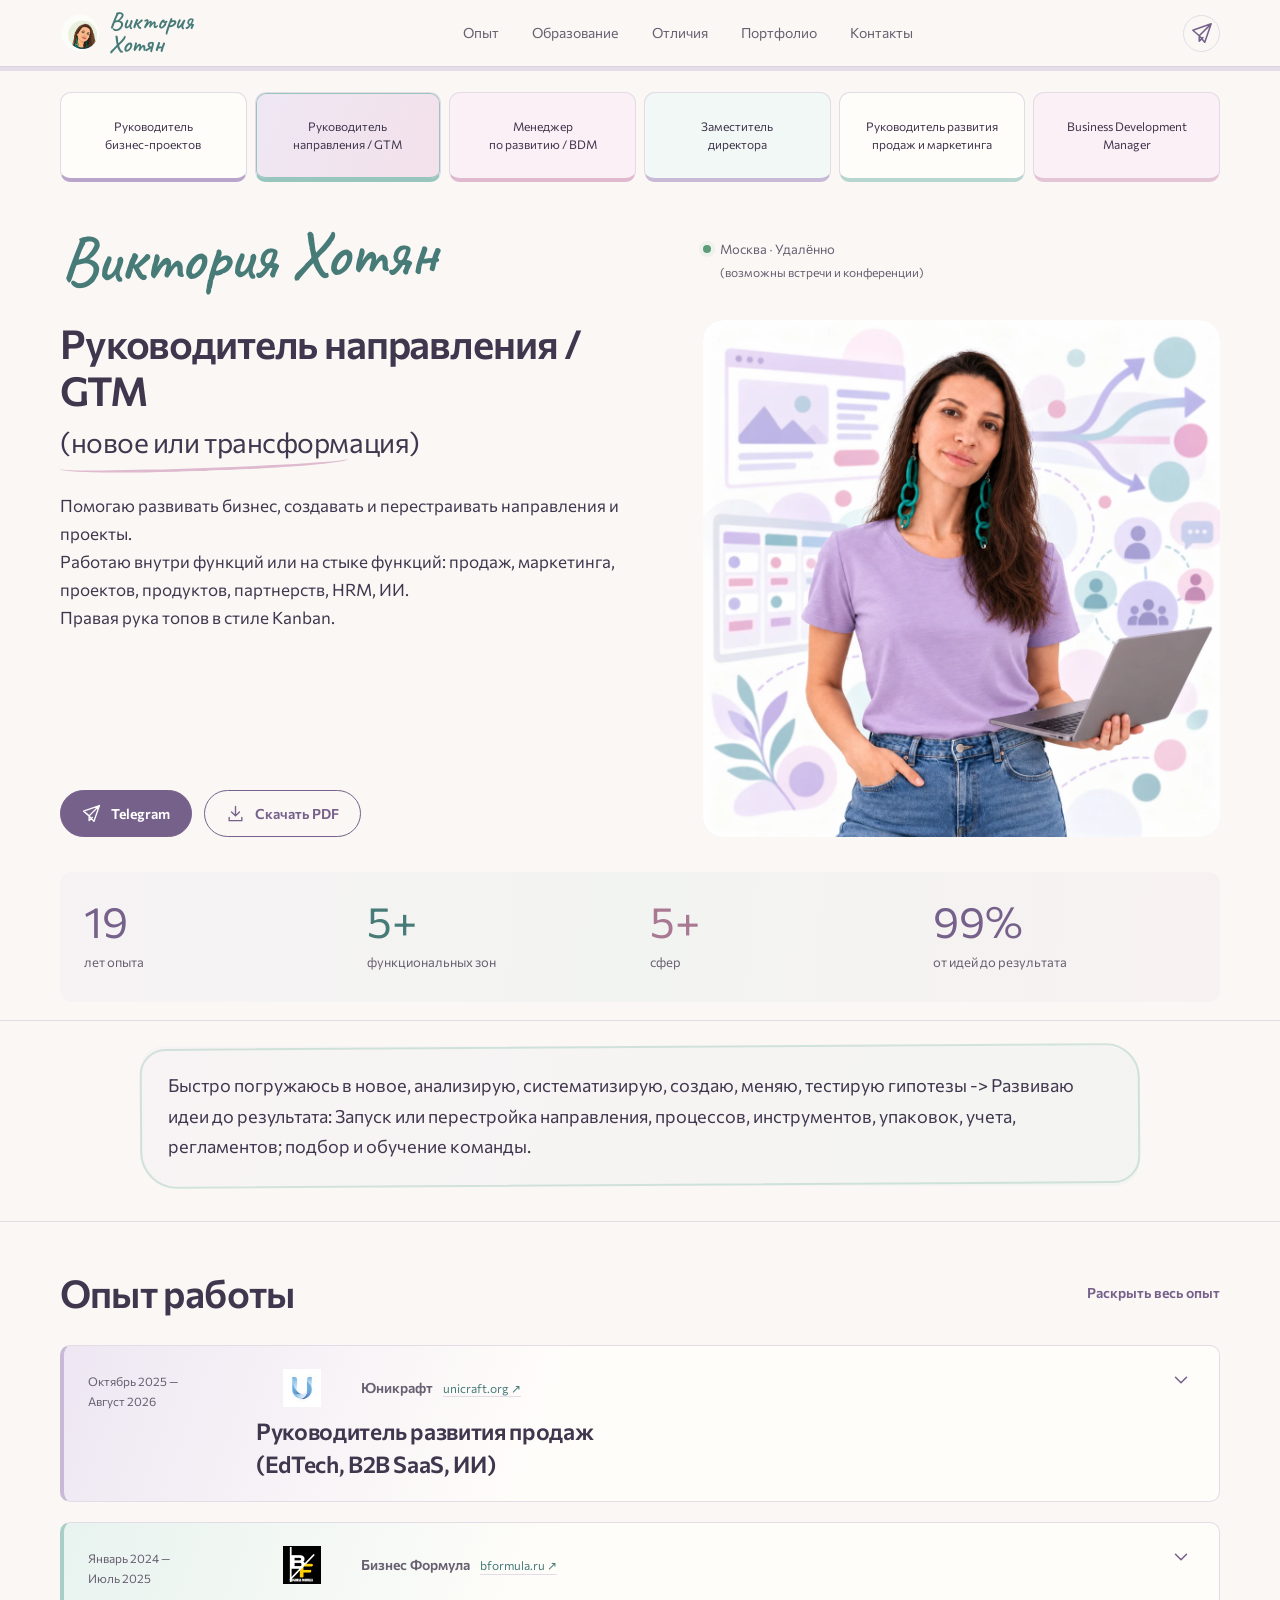
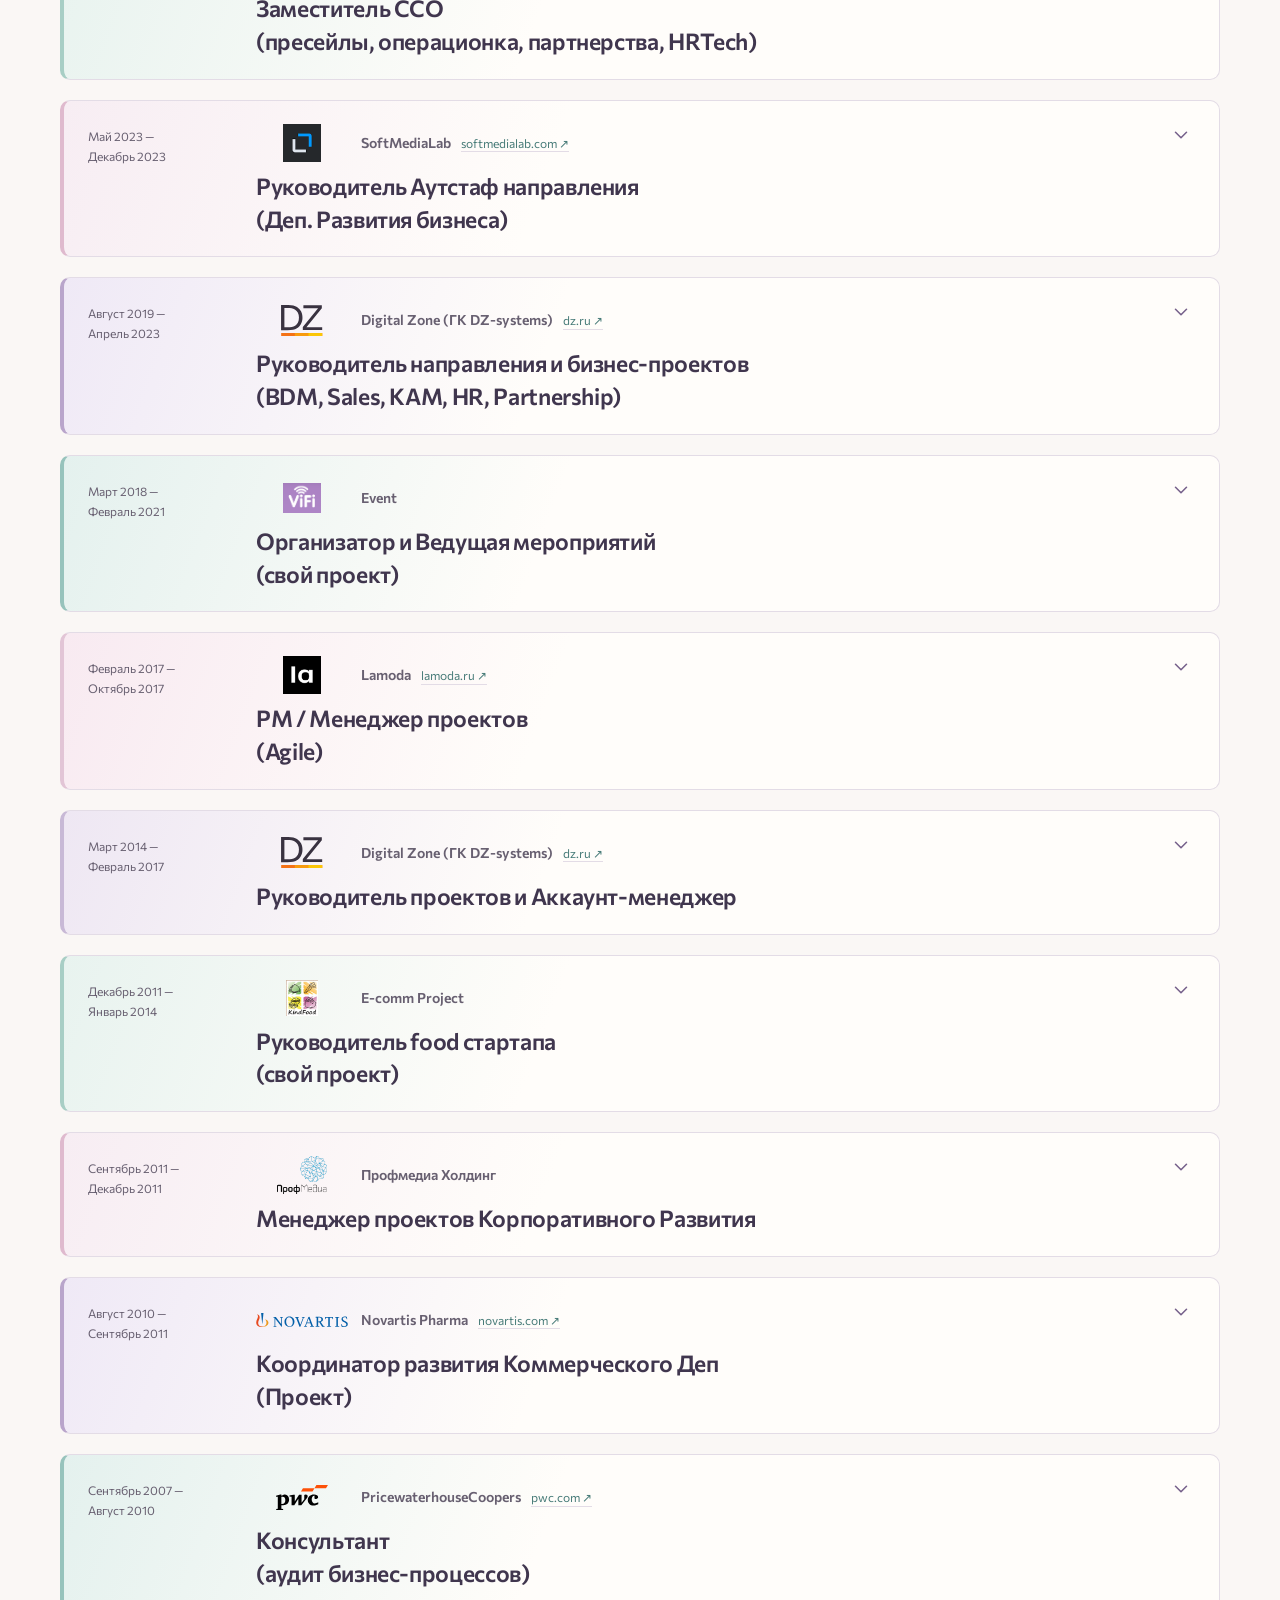
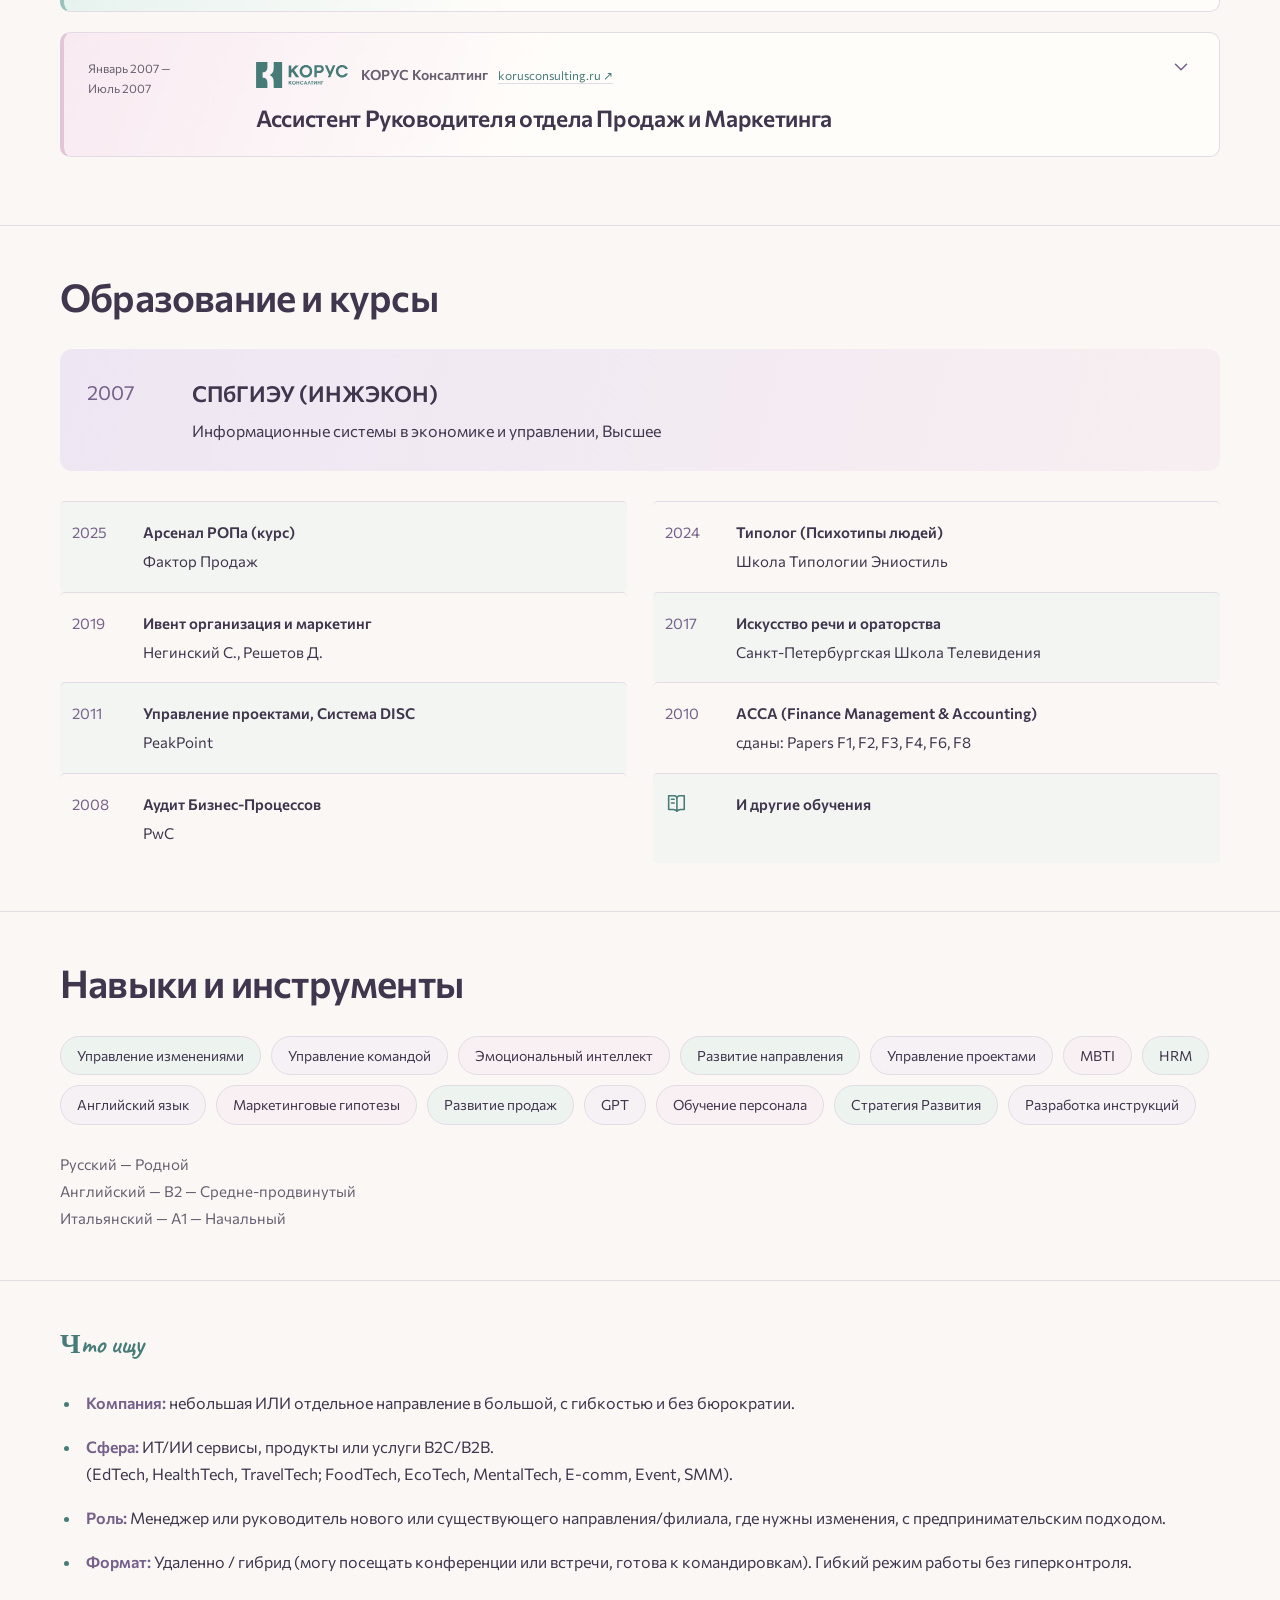
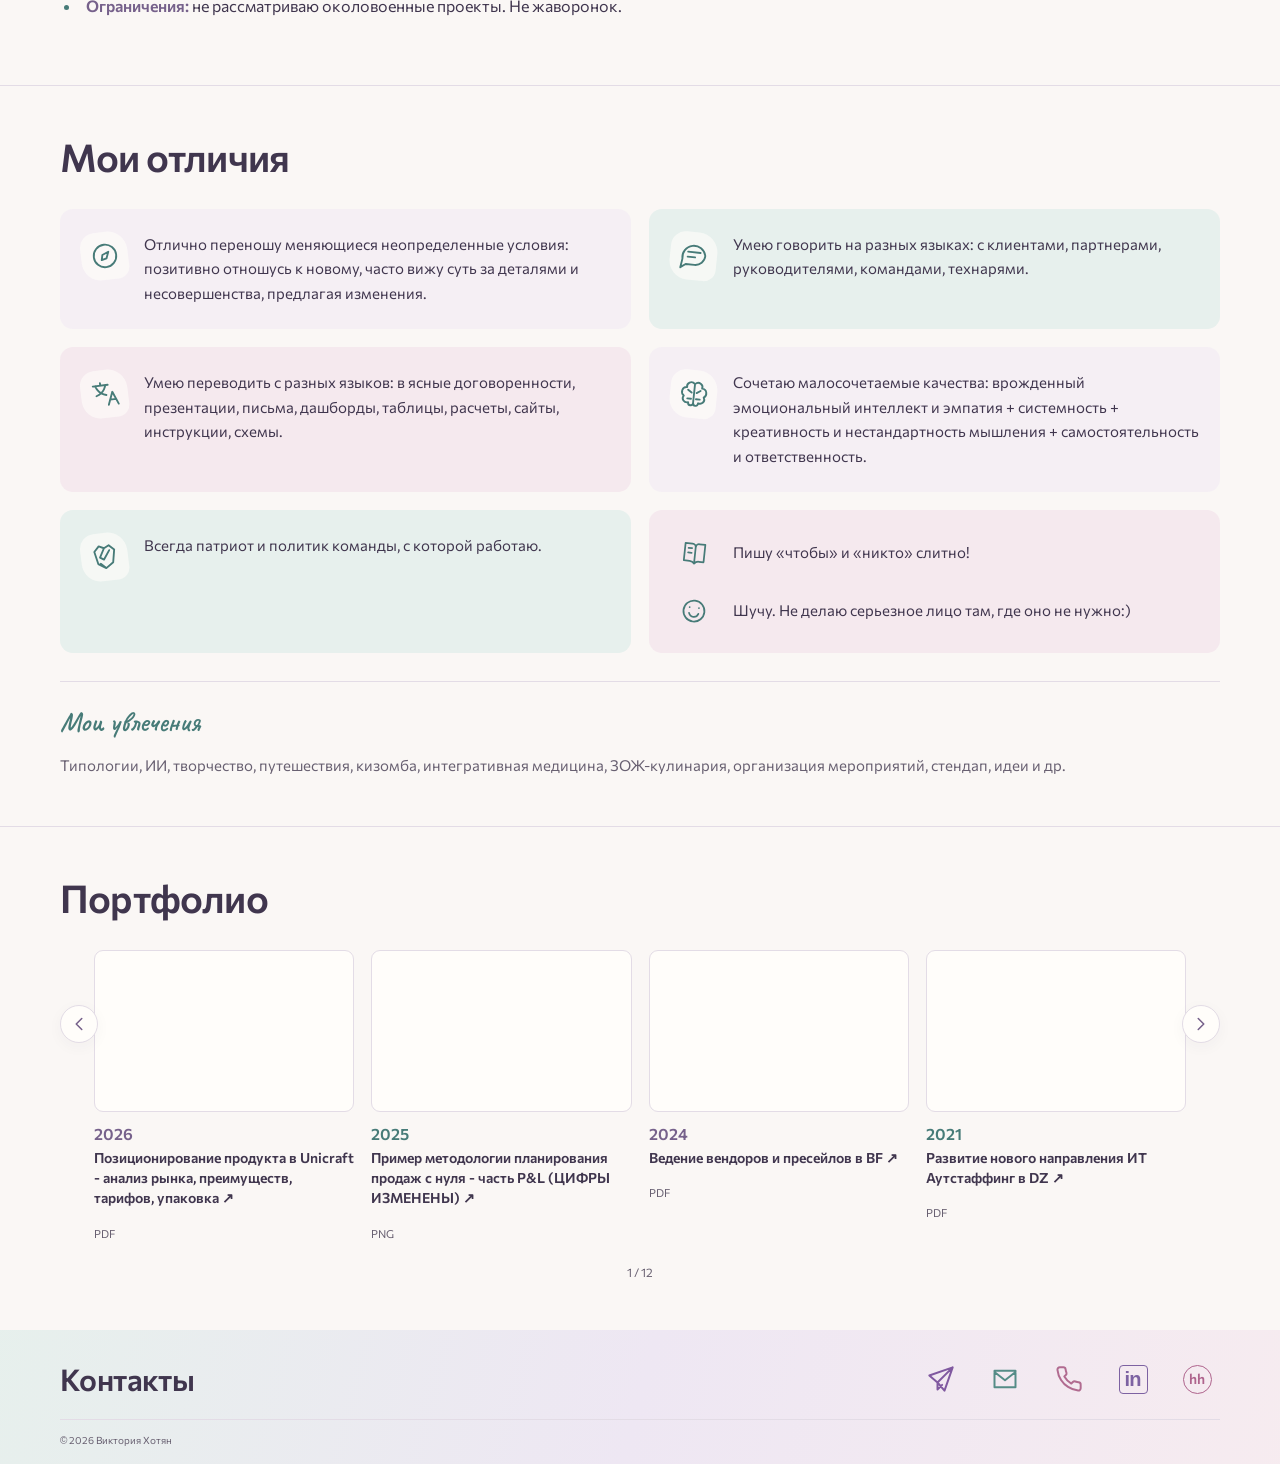
<file: index.html>
<!doctype html>
<html lang="ru"><head><meta charset="utf-8"><meta name="viewport" content="width=device-width,initial-scale=1"><meta name="theme-color" content="#faf7f5"><meta name="description" content="Помогаю развивать бизнес, создавать и перестраивать направления и проекты.  
Работаю внутри функций или на стыке функций: продаж, маркетинга, проектов, продуктов, партнерств, HRM, ИИ. 
Правая рука топов в стиле Kanban."><title>Виктория Хотян — Руководитель направления / GTM</title><link rel="icon" type="image/svg+xml" href="./assets/favicon.svg"><link rel="stylesheet" href="./assets/site.css"></head><body><div id="cv-app"></div><noscript>Для переключения версий резюме включите JavaScript. / Enable JavaScript to view the CV.</noscript><script>window.CV_BASE="./";window.CV_INITIAL=2;</script><script src="./assets/data.js"></script><script src="./assets/app.js"></script></body></html>
</file>
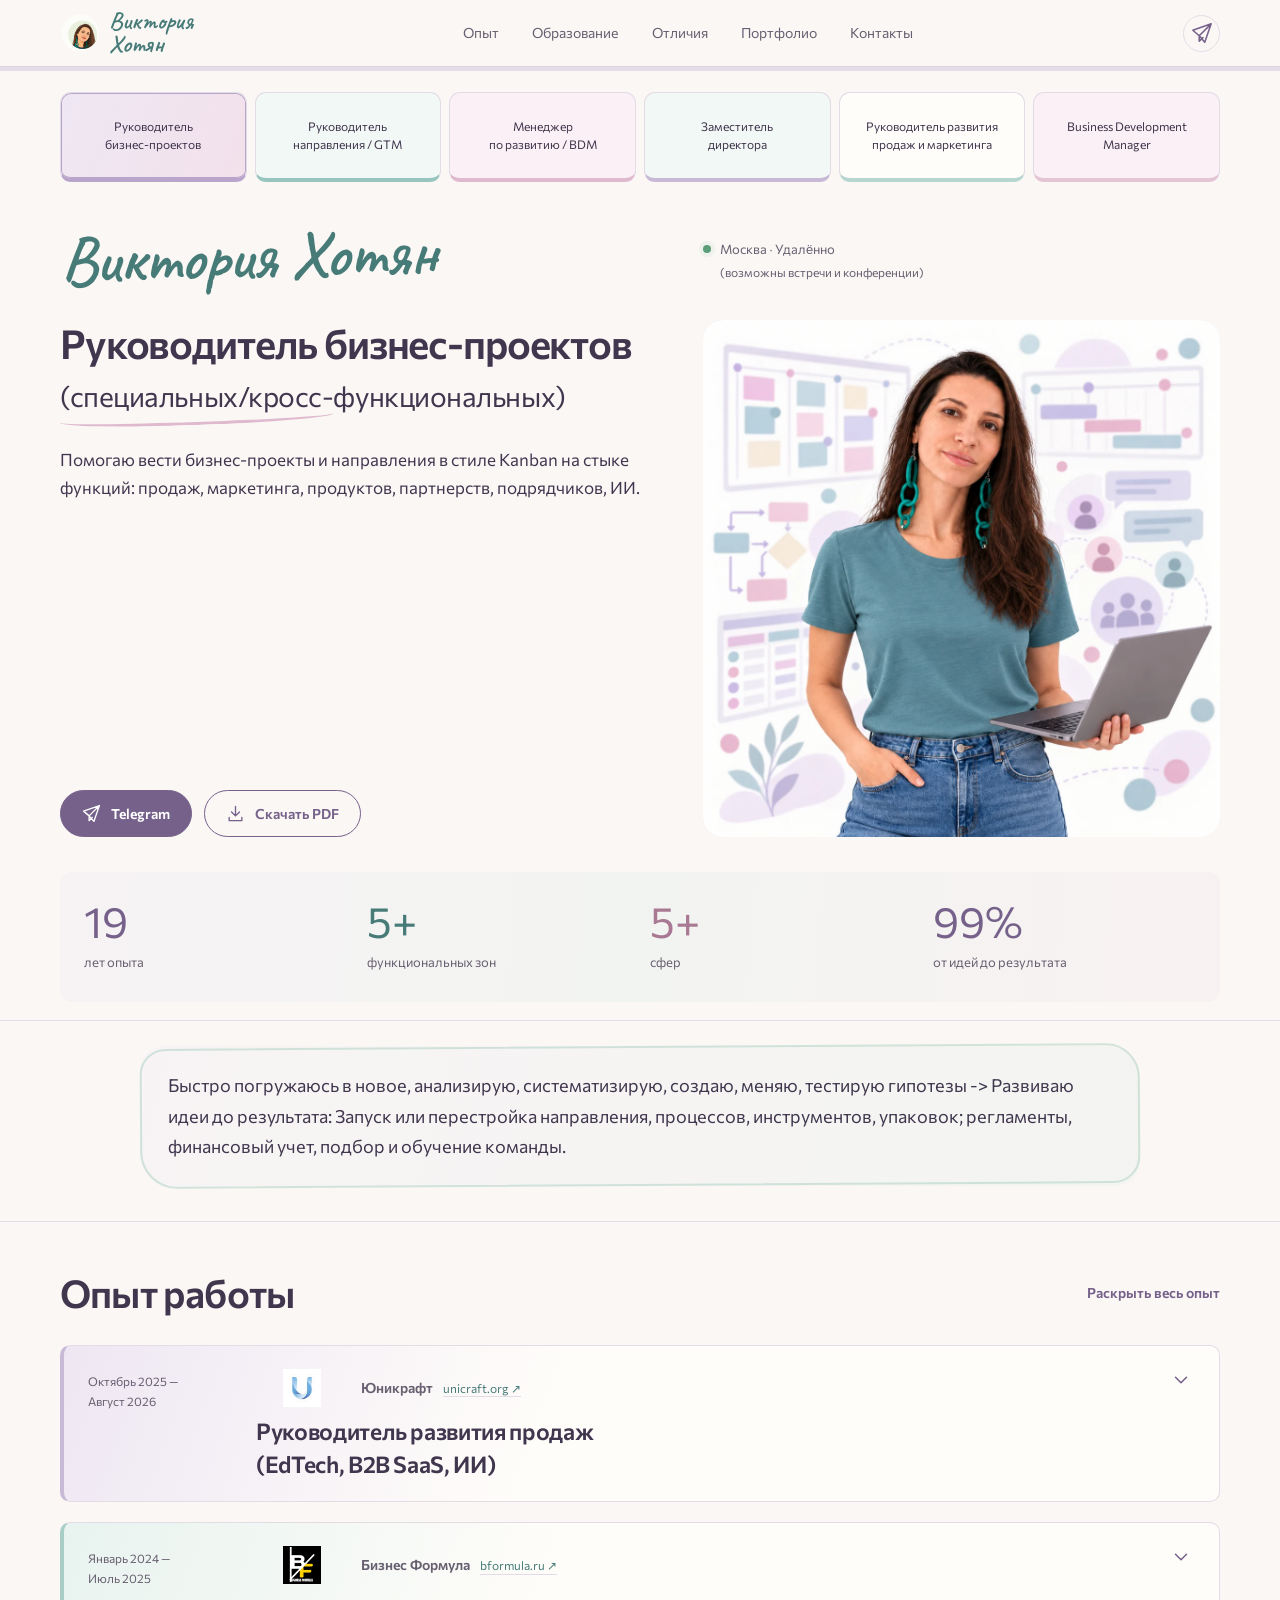
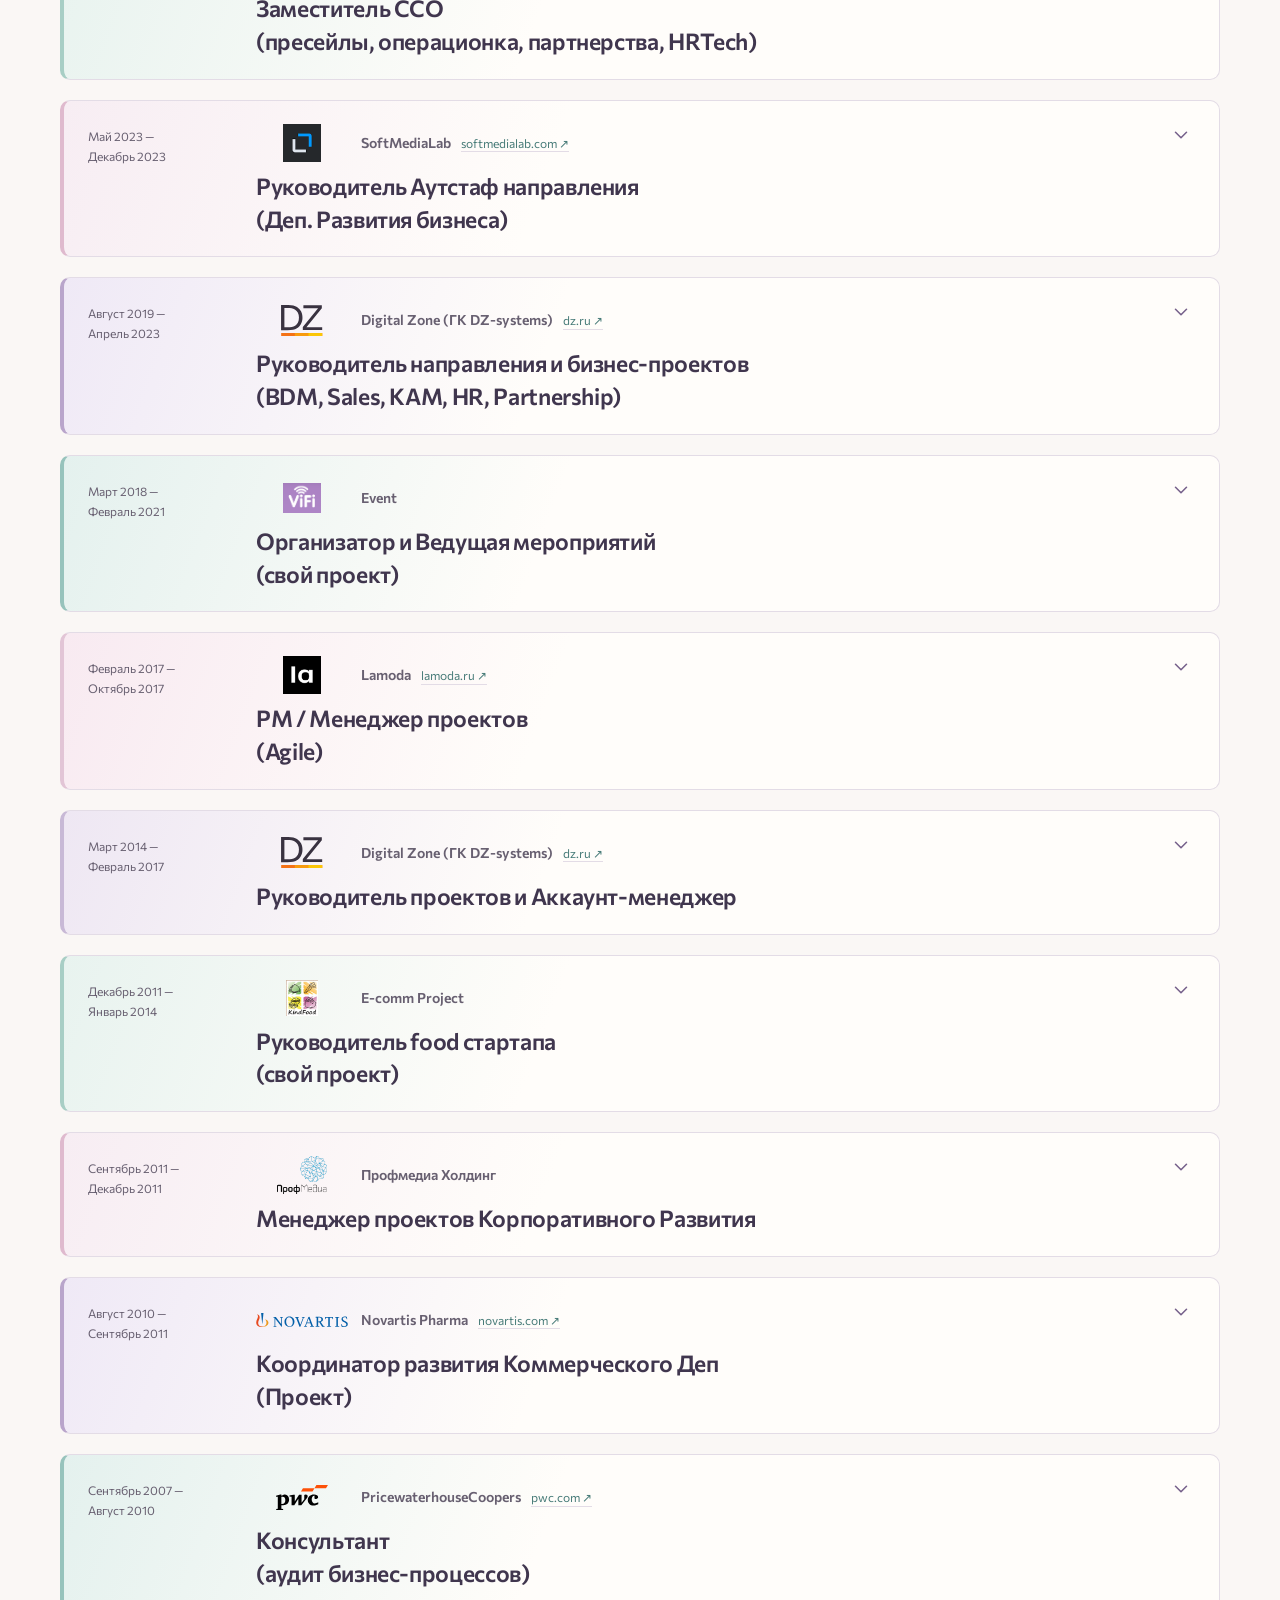
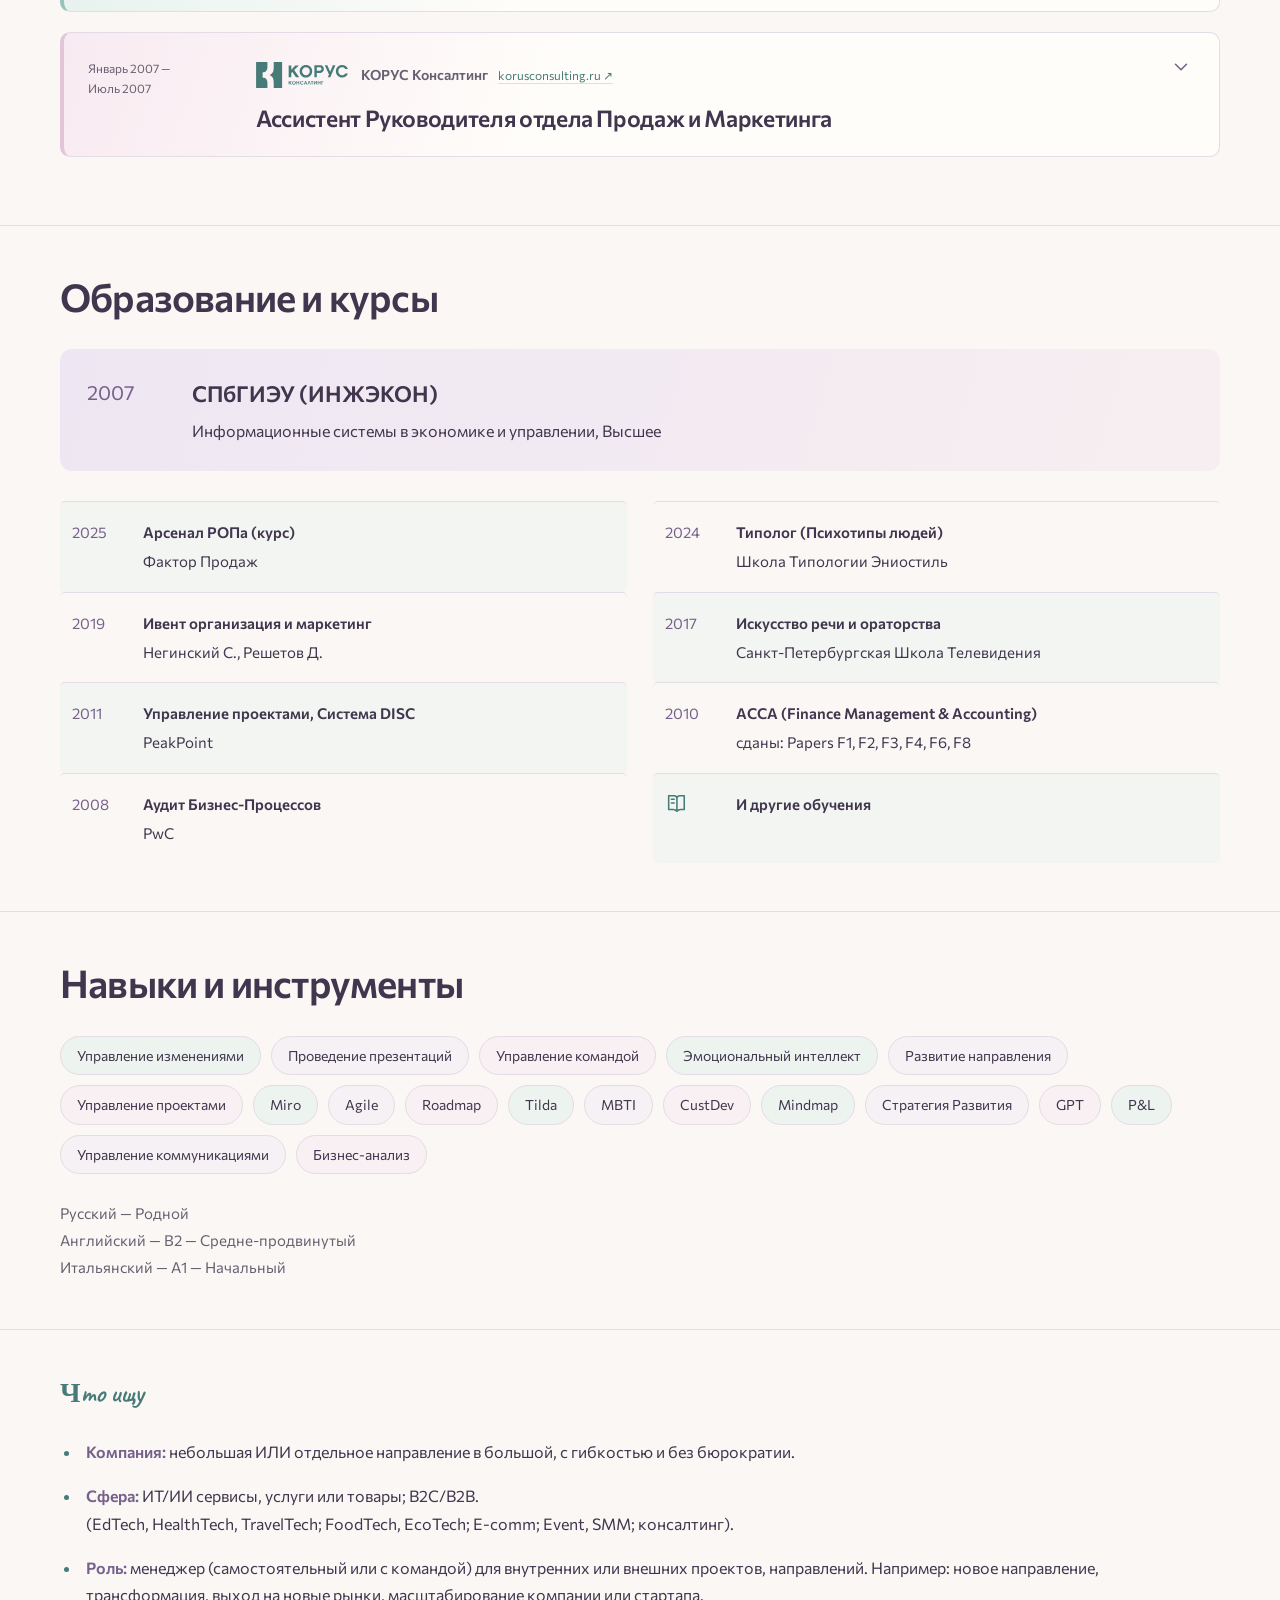
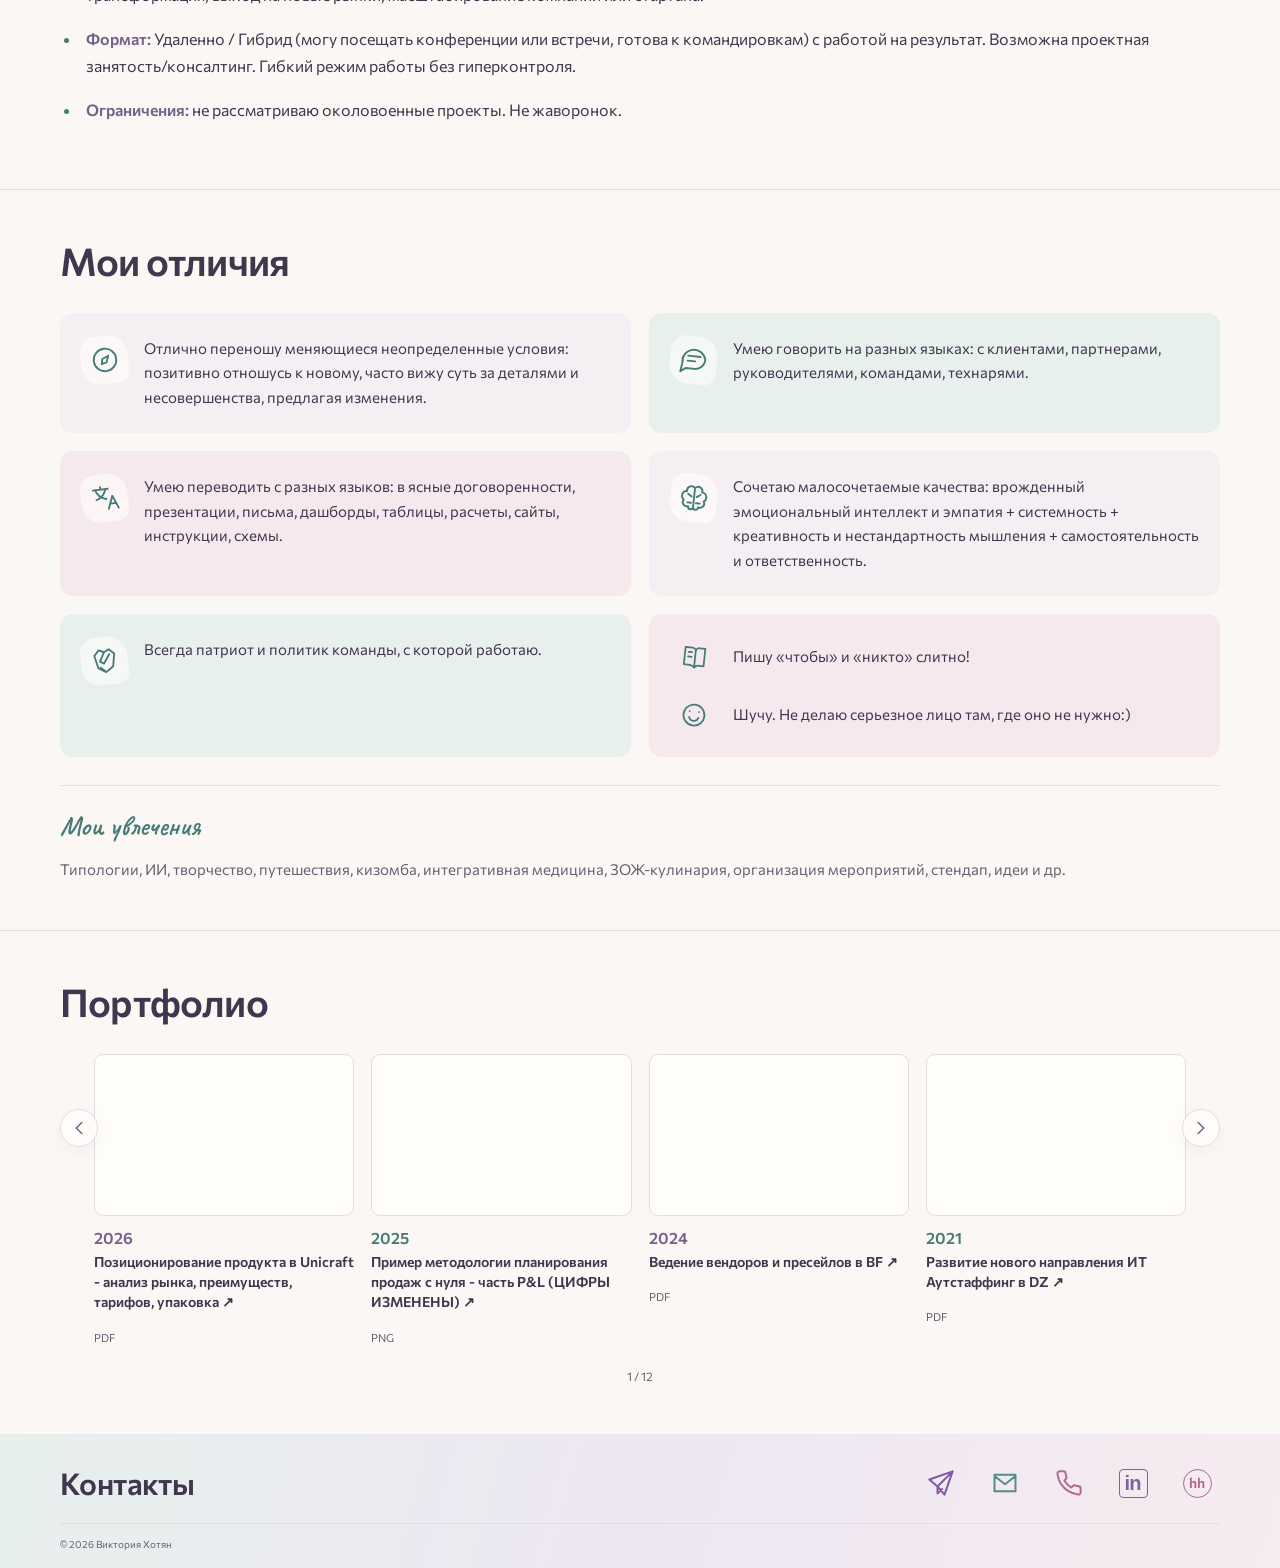
<file: cv1/index.html>
<!doctype html>
<html lang="ru"><head><meta charset="utf-8"><meta name="viewport" content="width=device-width,initial-scale=1"><meta name="theme-color" content="#faf7f5"><meta name="description" content="Помогаю вести бизнес-проекты и направления в стиле Kanban на стыке функций: продаж, маркетинга, продуктов, партнерств, подрядчиков, ИИ. "><title>Виктория Хотян — Руководитель бизнес-проектов</title><link rel="icon" type="image/svg+xml" href="../assets/favicon.svg"><link rel="stylesheet" href="../assets/site.css"></head><body><div id="cv-app"></div><noscript>Для переключения версий резюме включите JavaScript. / Enable JavaScript to view the CV.</noscript><script>window.CV_BASE="../";window.CV_INITIAL=1;</script><script src="../assets/data.js"></script><script src="../assets/app.js"></script></body></html>
</file>
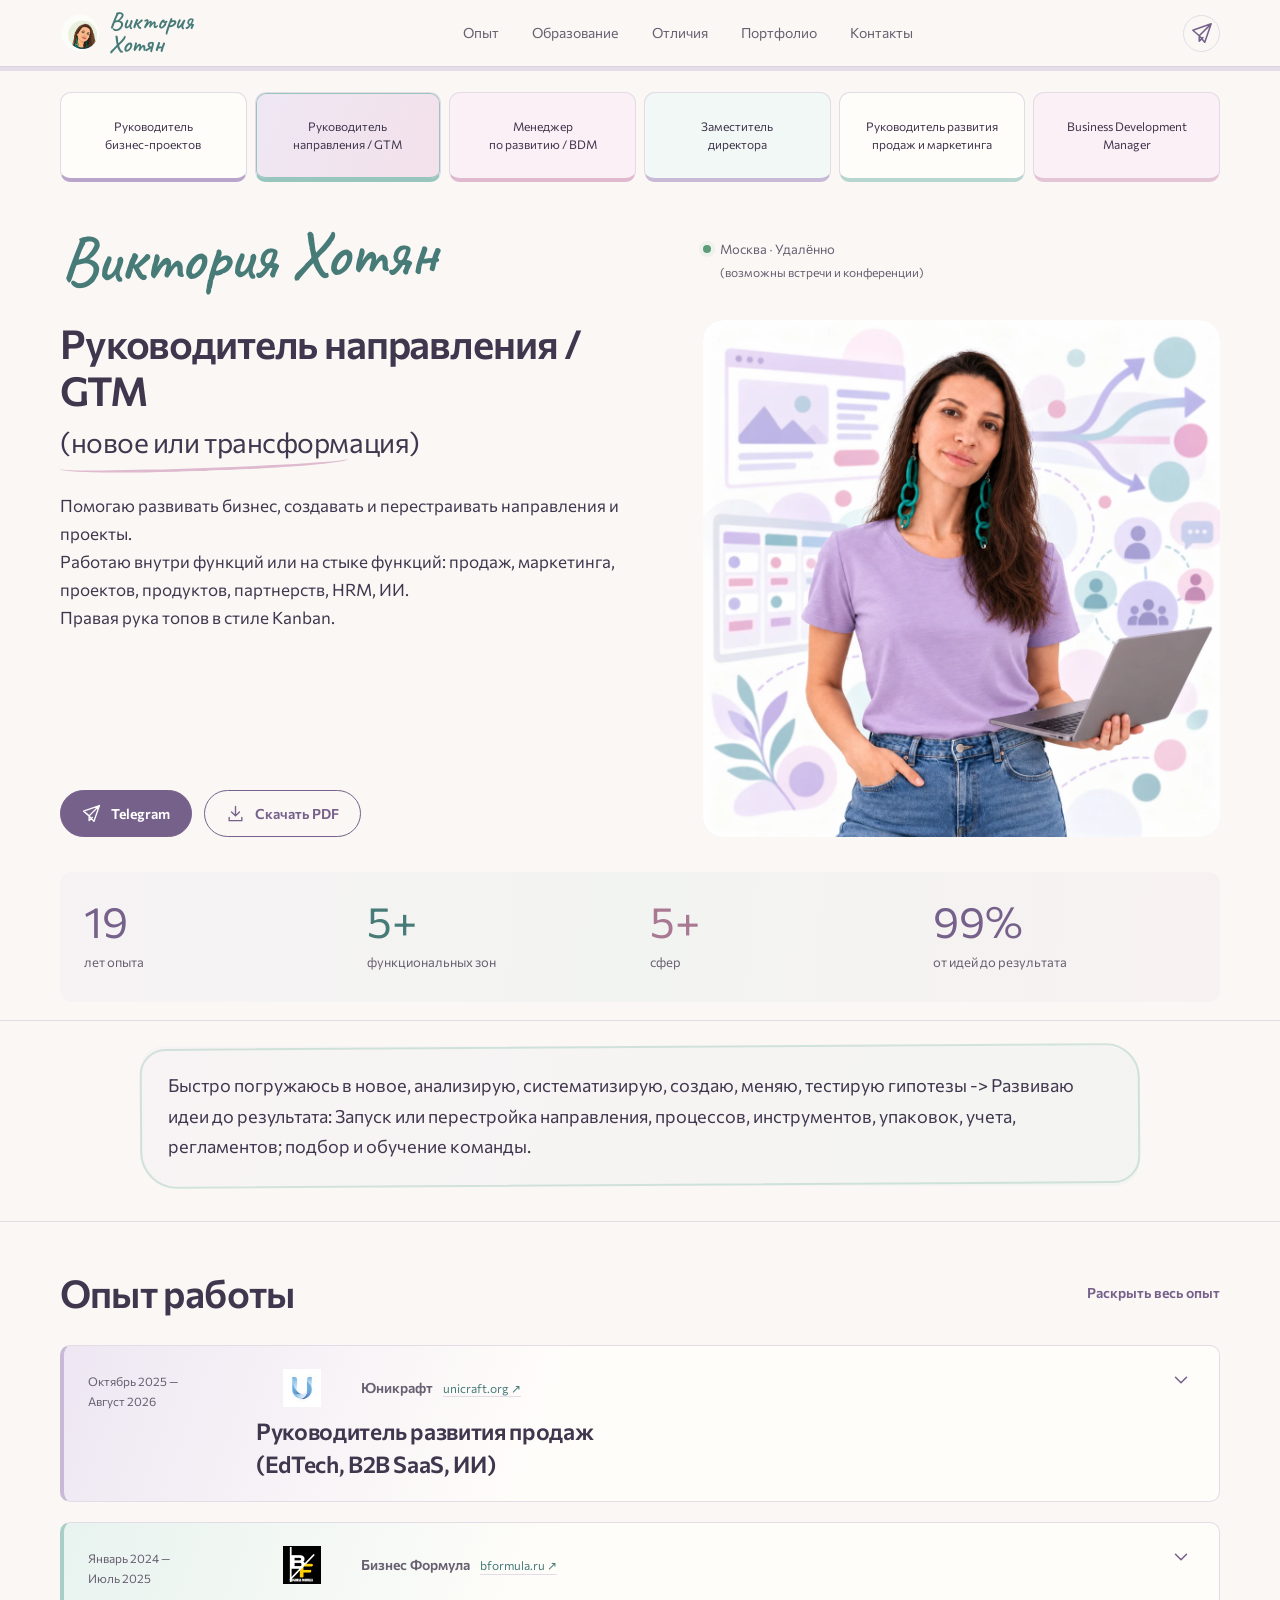
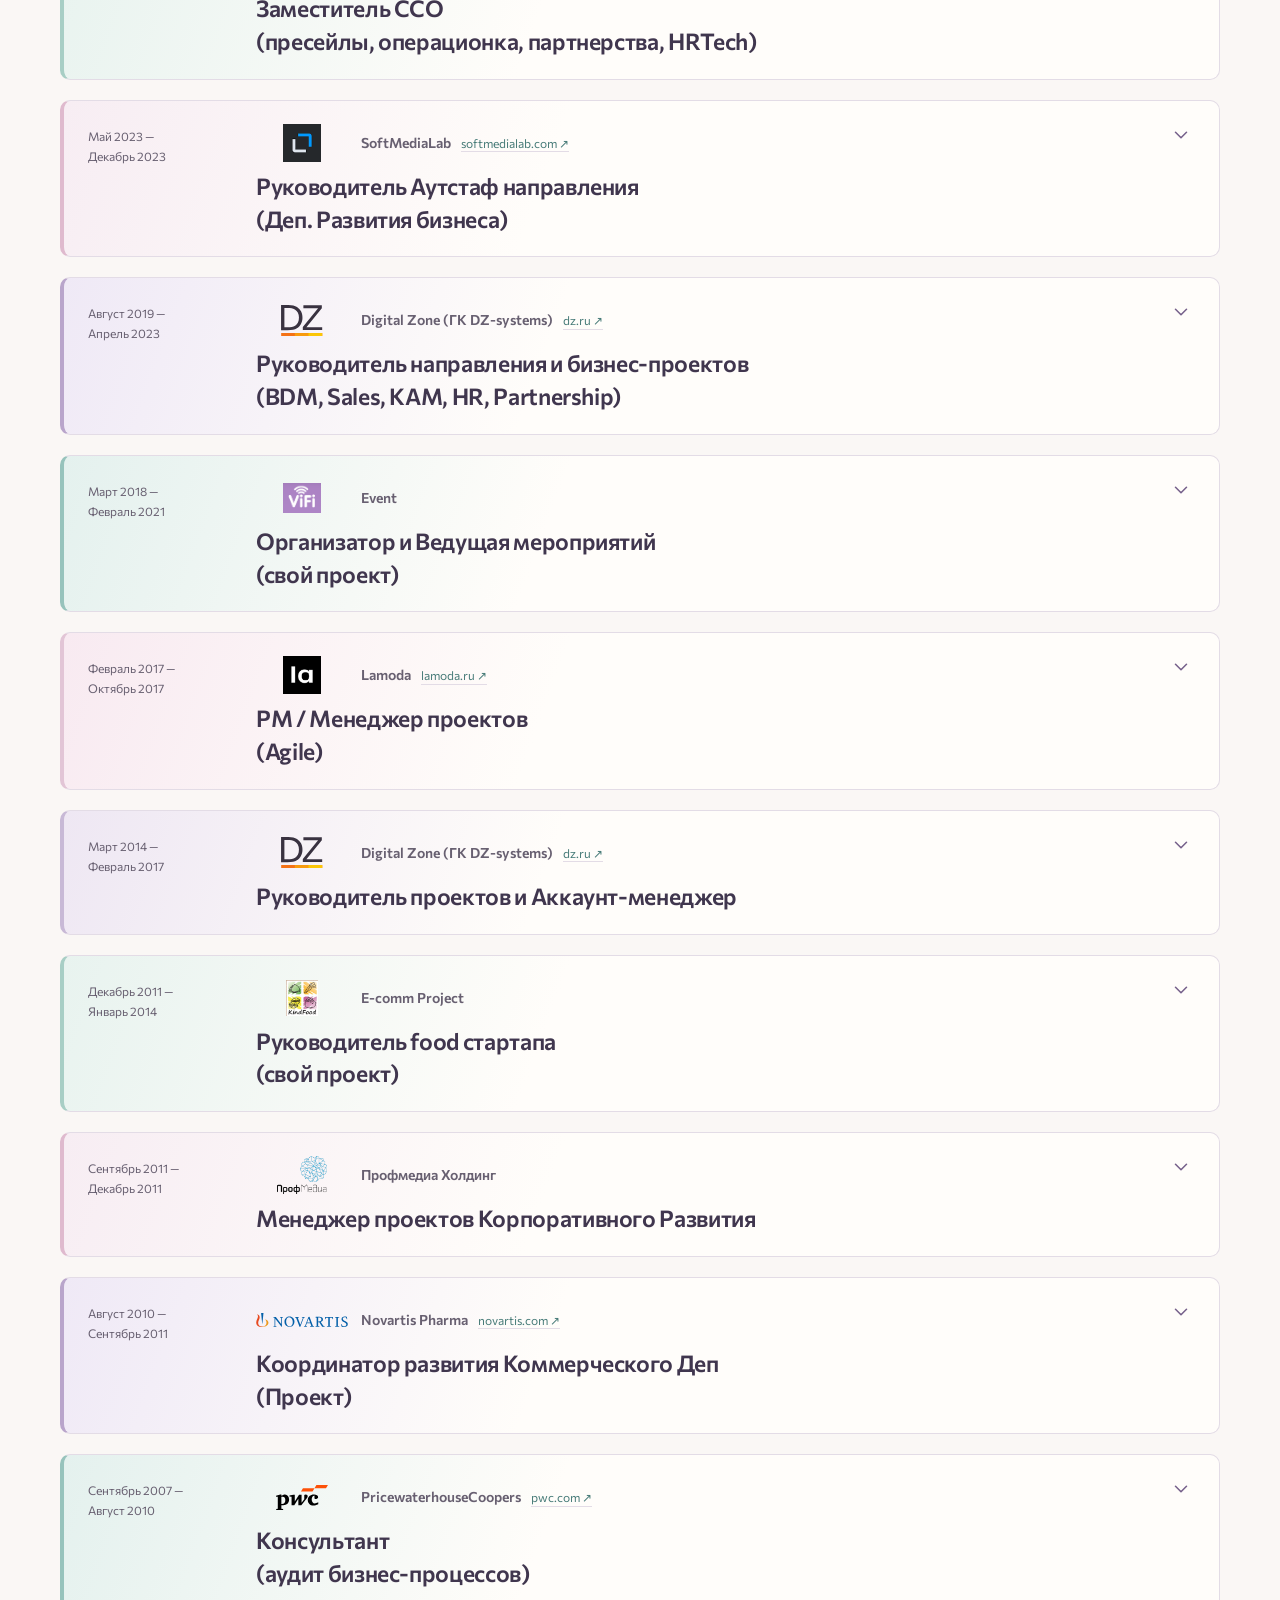
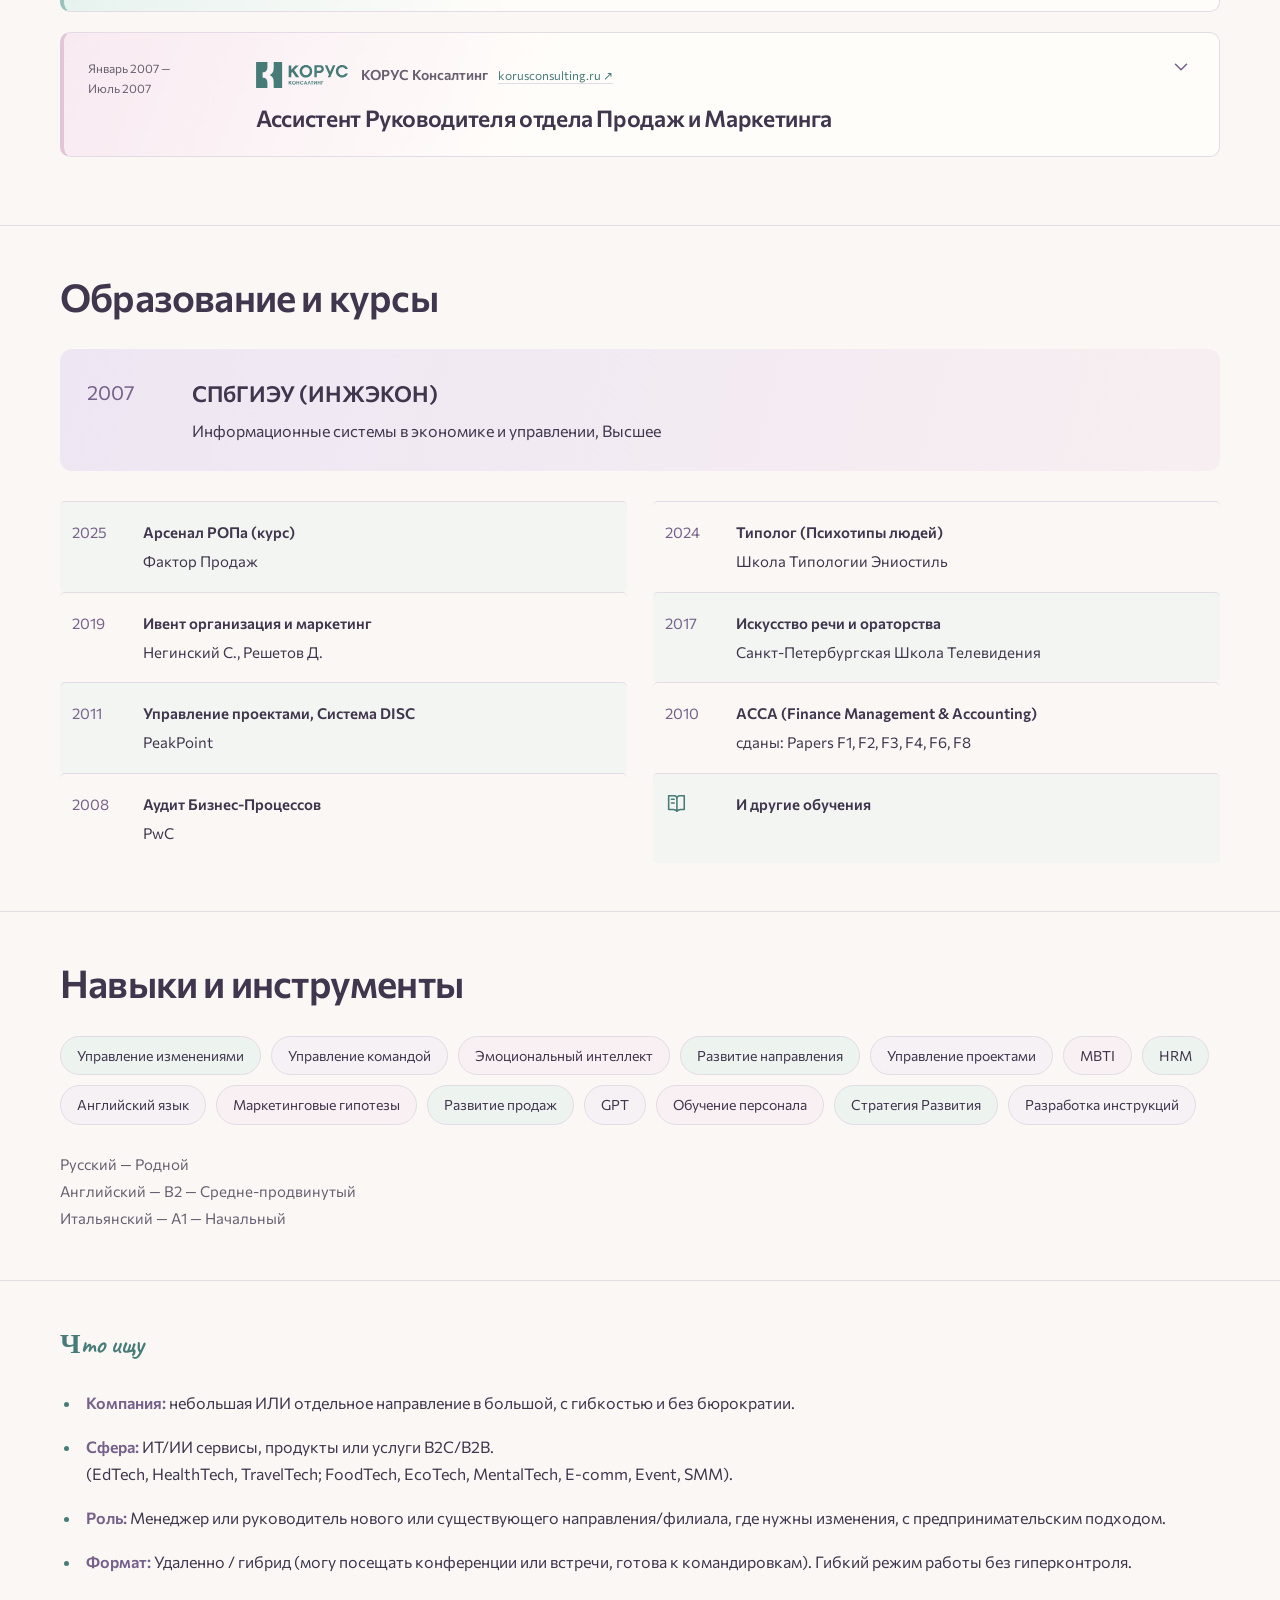
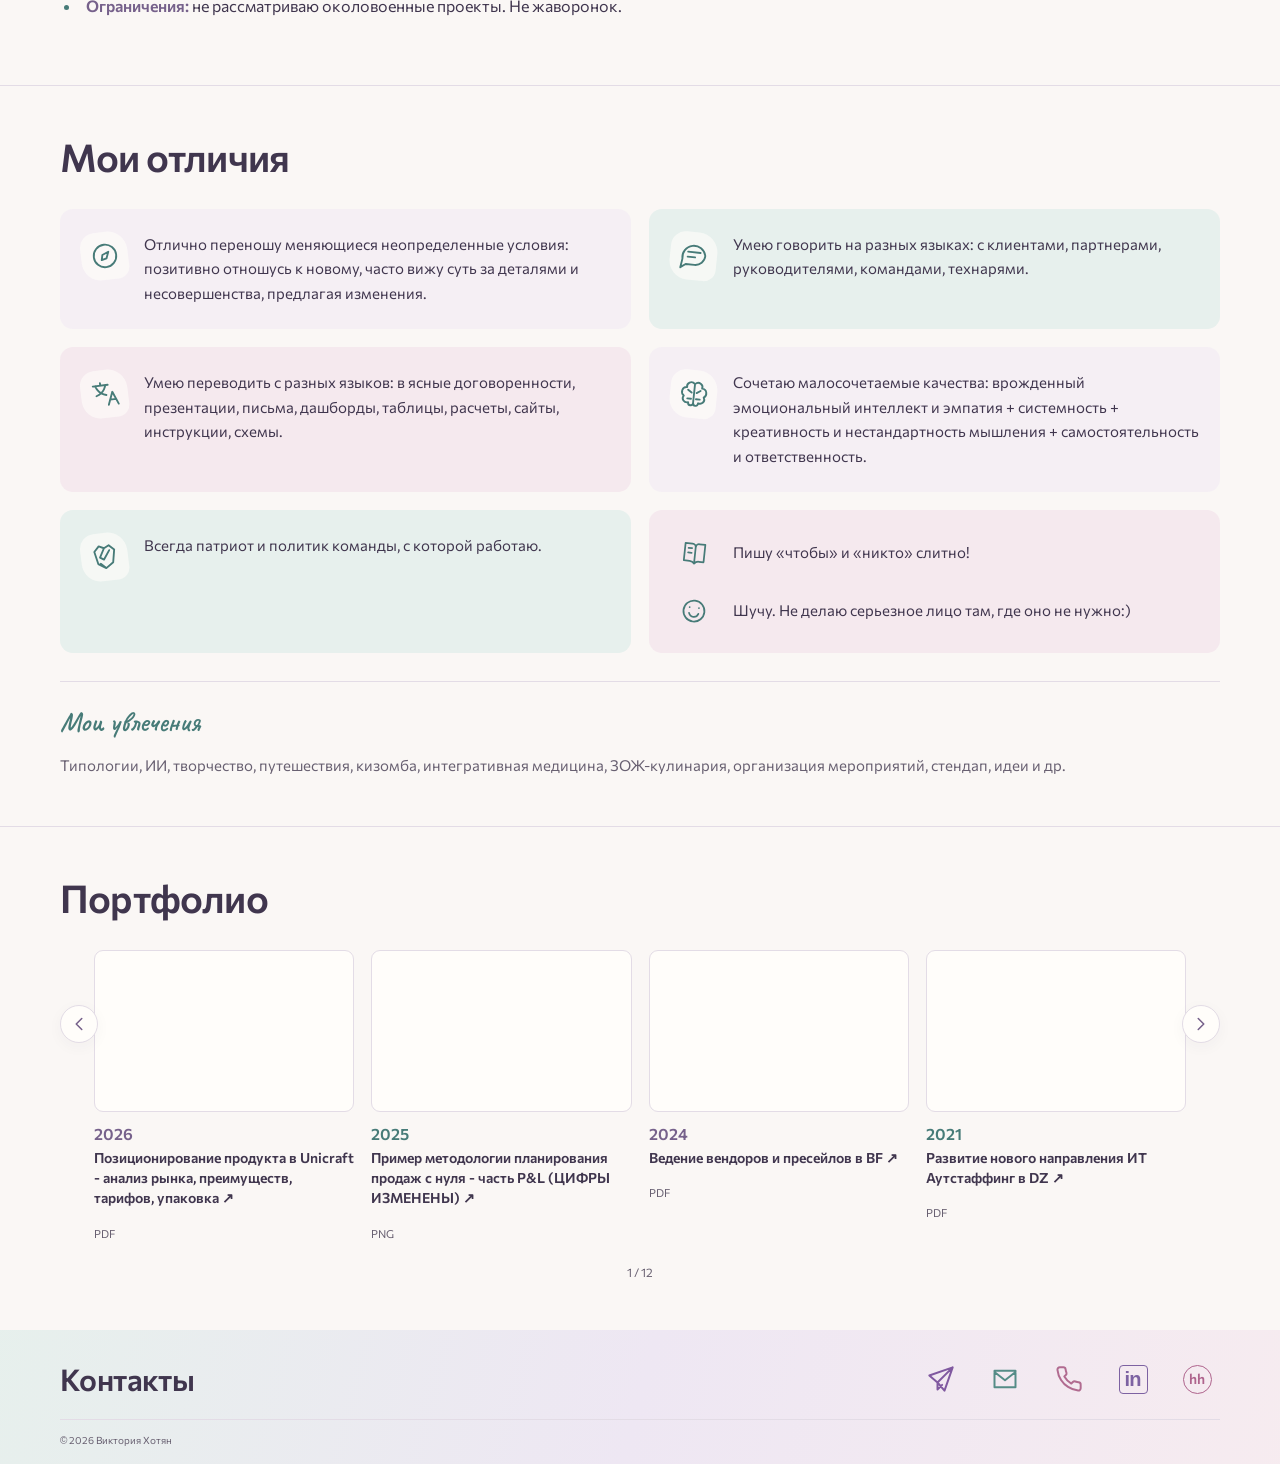
<file: cv2/index.html>
<!doctype html>
<html lang="ru"><head><meta charset="utf-8"><meta name="viewport" content="width=device-width,initial-scale=1"><meta name="theme-color" content="#faf7f5"><meta name="description" content="Помогаю развивать бизнес, создавать и перестраивать направления и проекты.  
Работаю внутри функций или на стыке функций: продаж, маркетинга, проектов, продуктов, партнерств, HRM, ИИ. 
Правая рука топов в стиле Kanban."><title>Виктория Хотян — Руководитель направления / GTM</title><link rel="icon" type="image/svg+xml" href="../assets/favicon.svg"><link rel="stylesheet" href="../assets/site.css"></head><body><div id="cv-app"></div><noscript>Для переключения версий резюме включите JavaScript. / Enable JavaScript to view the CV.</noscript><script>window.CV_BASE="../";window.CV_INITIAL=2;</script><script src="../assets/data.js"></script><script src="../assets/app.js"></script></body></html>
</file>
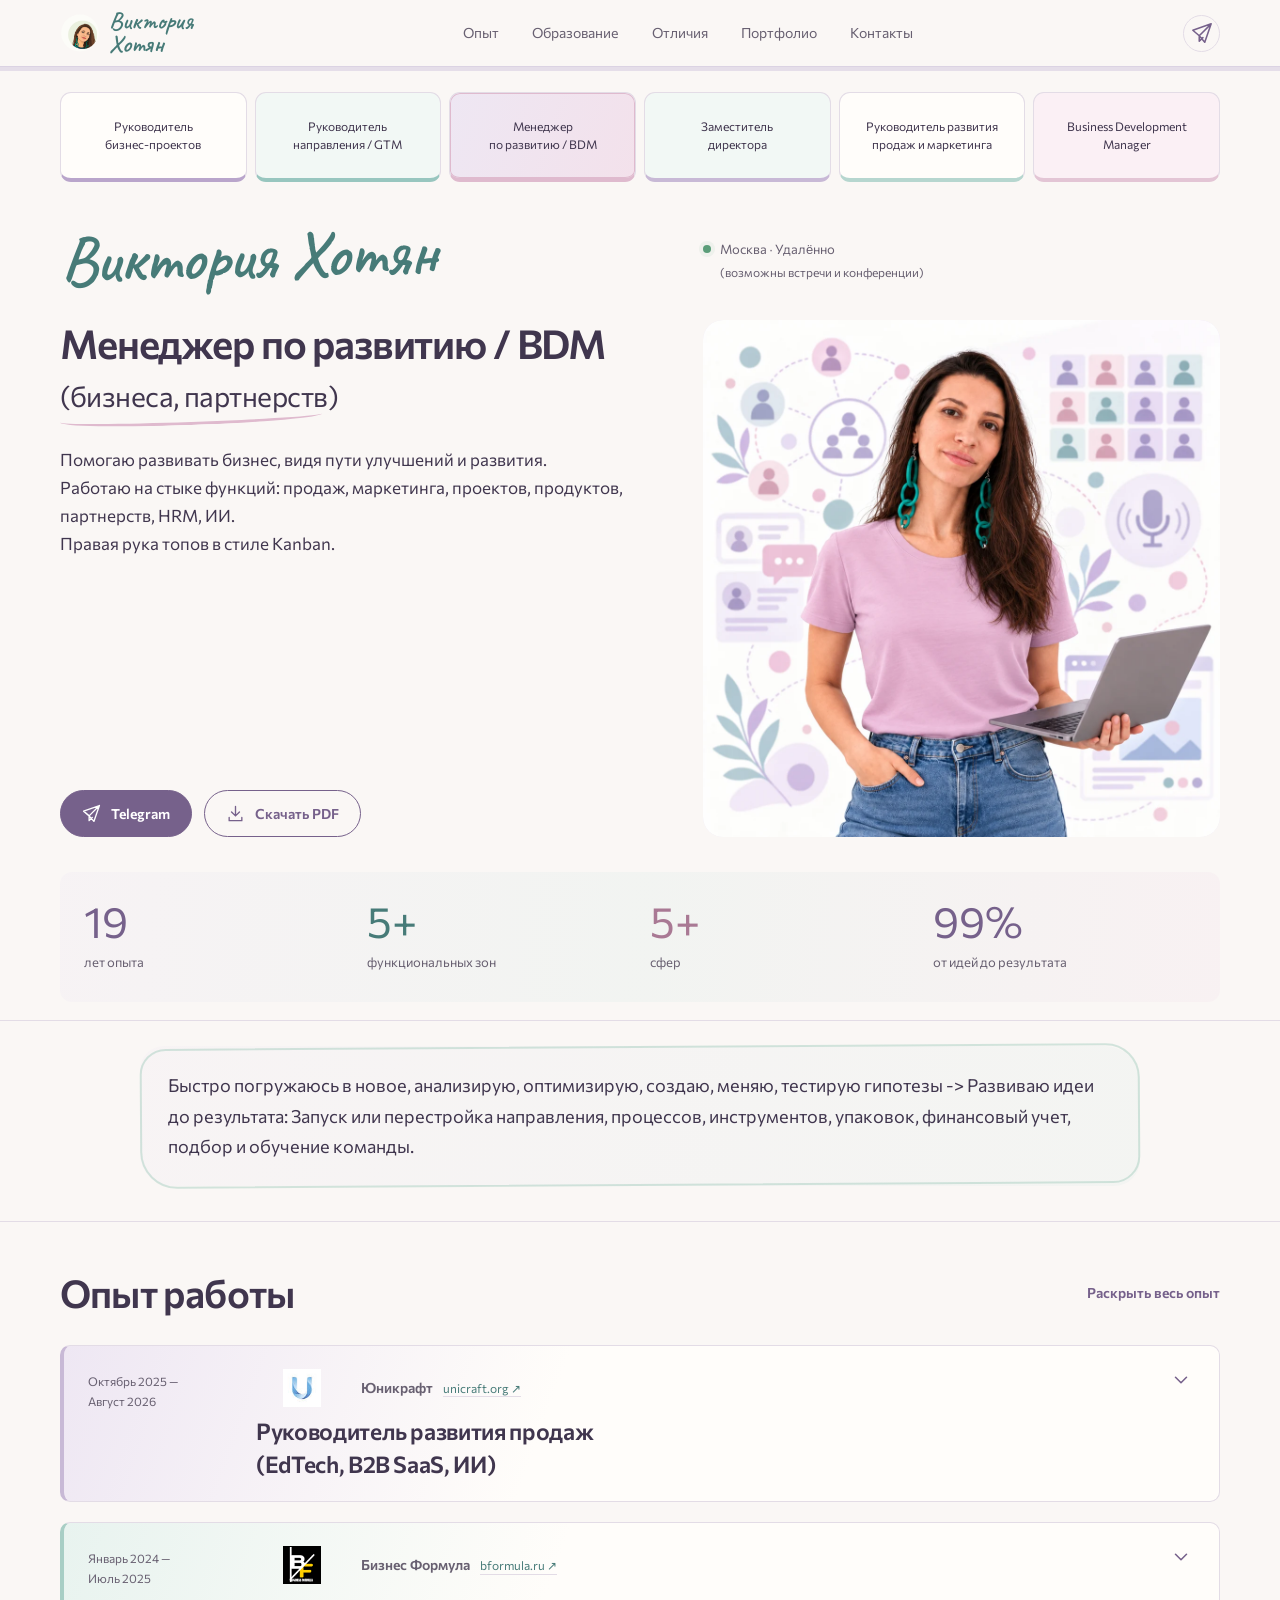
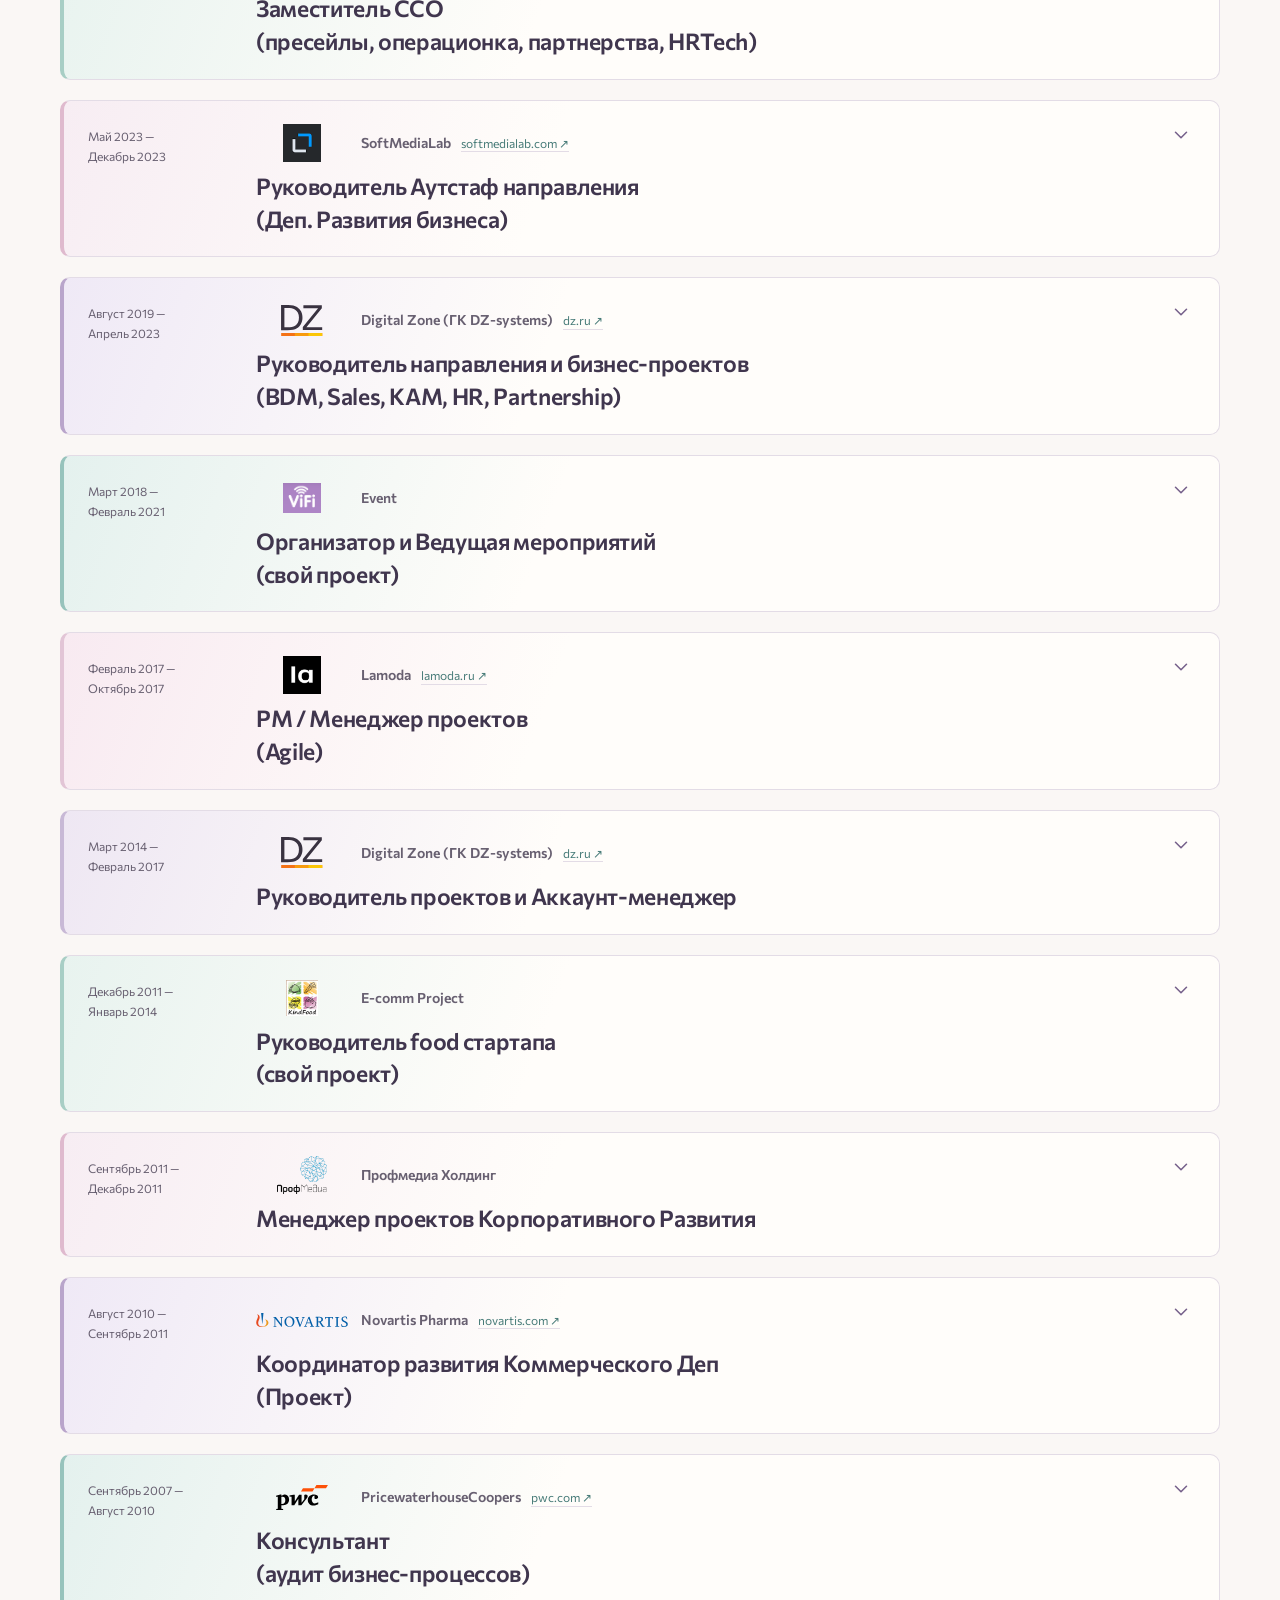
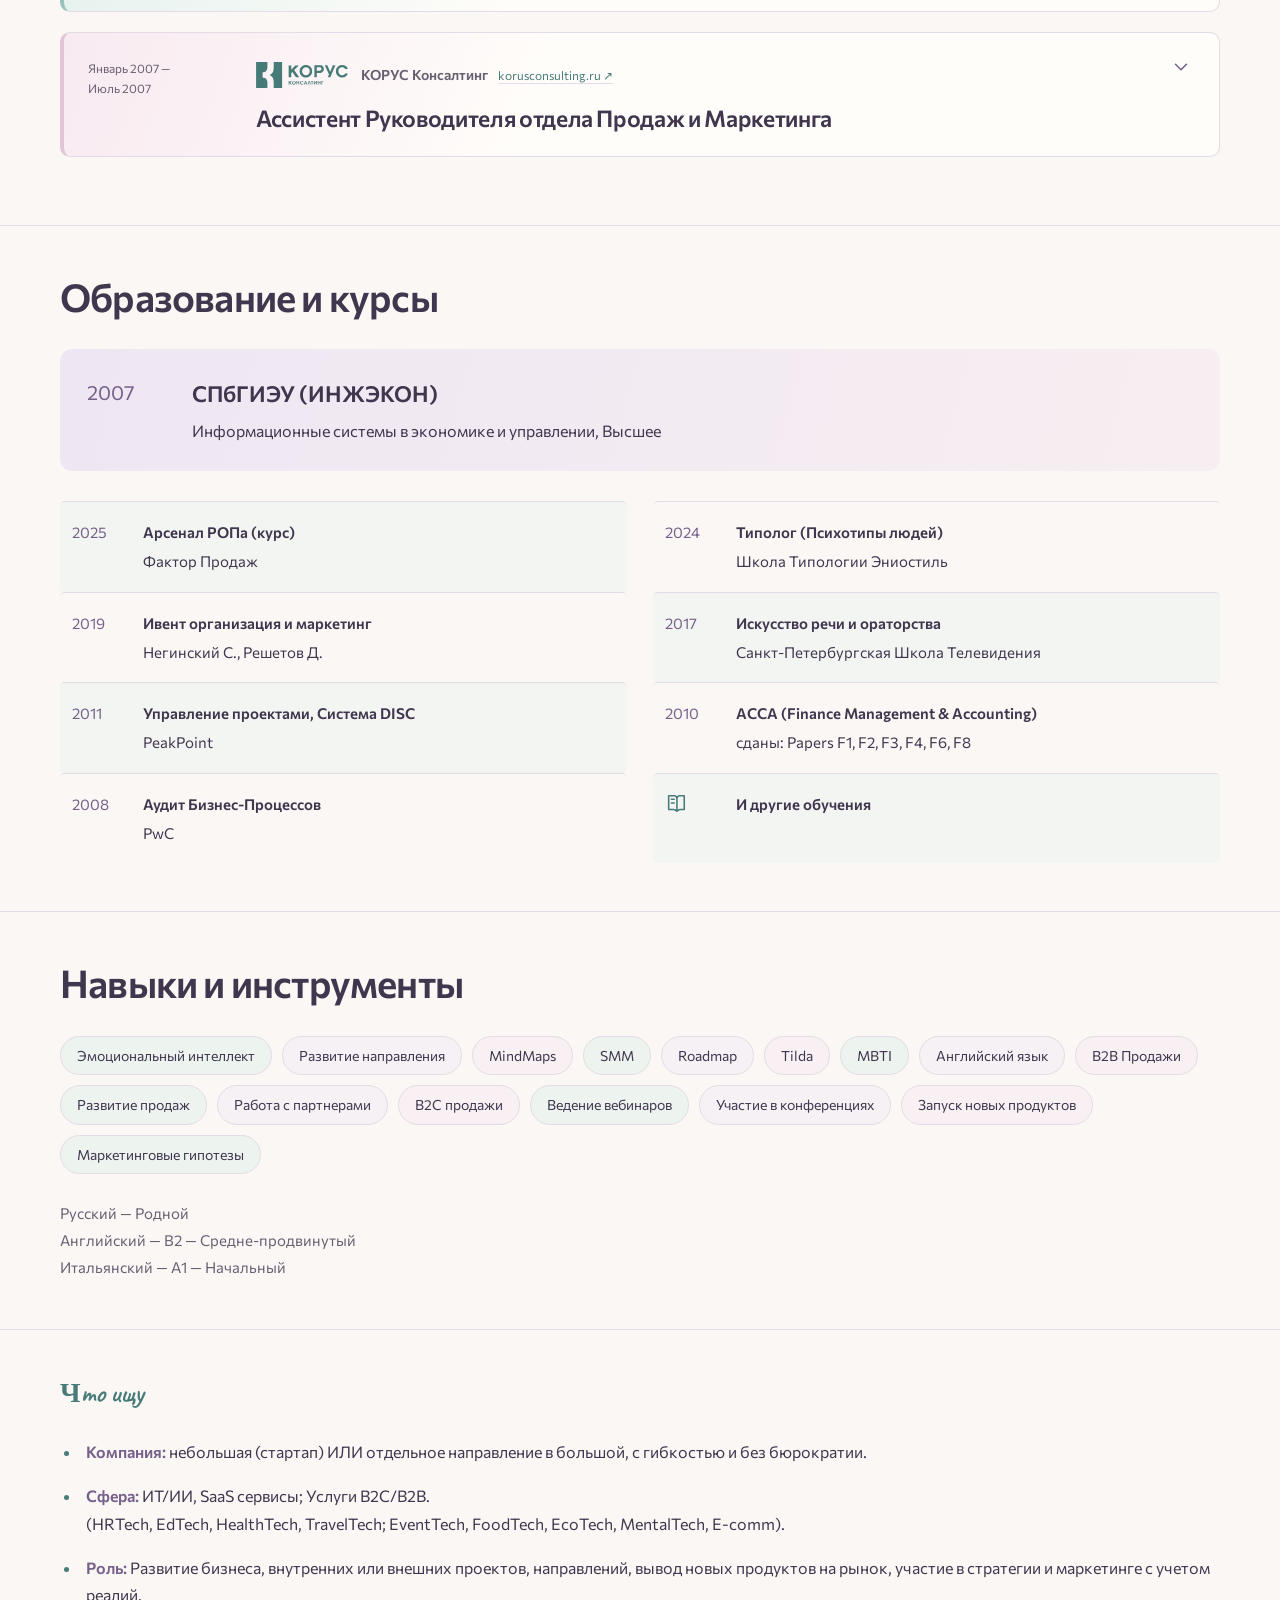
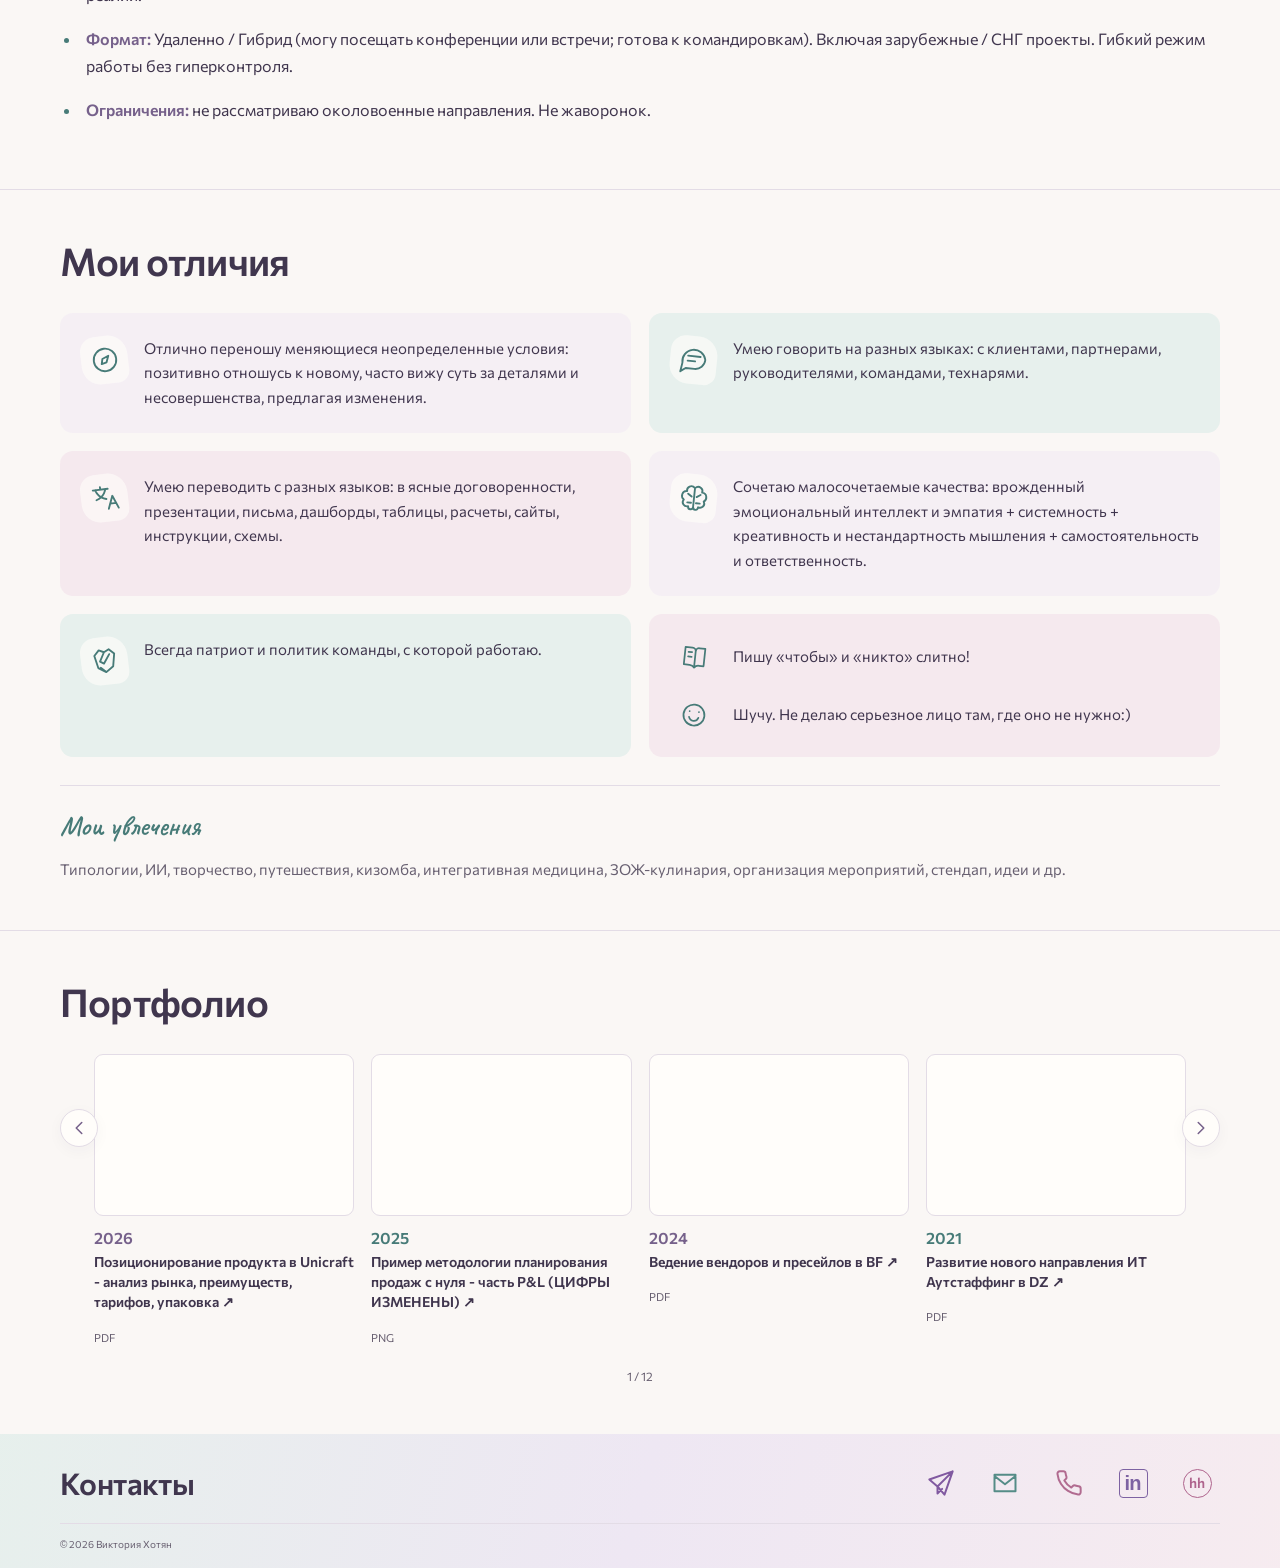
<file: cv3/index.html>
<!doctype html>
<html lang="ru"><head><meta charset="utf-8"><meta name="viewport" content="width=device-width,initial-scale=1"><meta name="theme-color" content="#faf7f5"><meta name="description" content="Помогаю развивать бизнес, видя пути улучшений и развития.  
Работаю на стыке функций: продаж, маркетинга, проектов, продуктов, партнерств, HRM, ИИ. 
Правая рука топов в стиле Kanban."><title>Виктория Хотян — Менеджер по развитию / BDM</title><link rel="icon" type="image/svg+xml" href="../assets/favicon.svg"><link rel="stylesheet" href="../assets/site.css"></head><body><div id="cv-app"></div><noscript>Для переключения версий резюме включите JavaScript. / Enable JavaScript to view the CV.</noscript><script>window.CV_BASE="../";window.CV_INITIAL=3;</script><script src="../assets/data.js"></script><script src="../assets/app.js"></script></body></html>
</file>
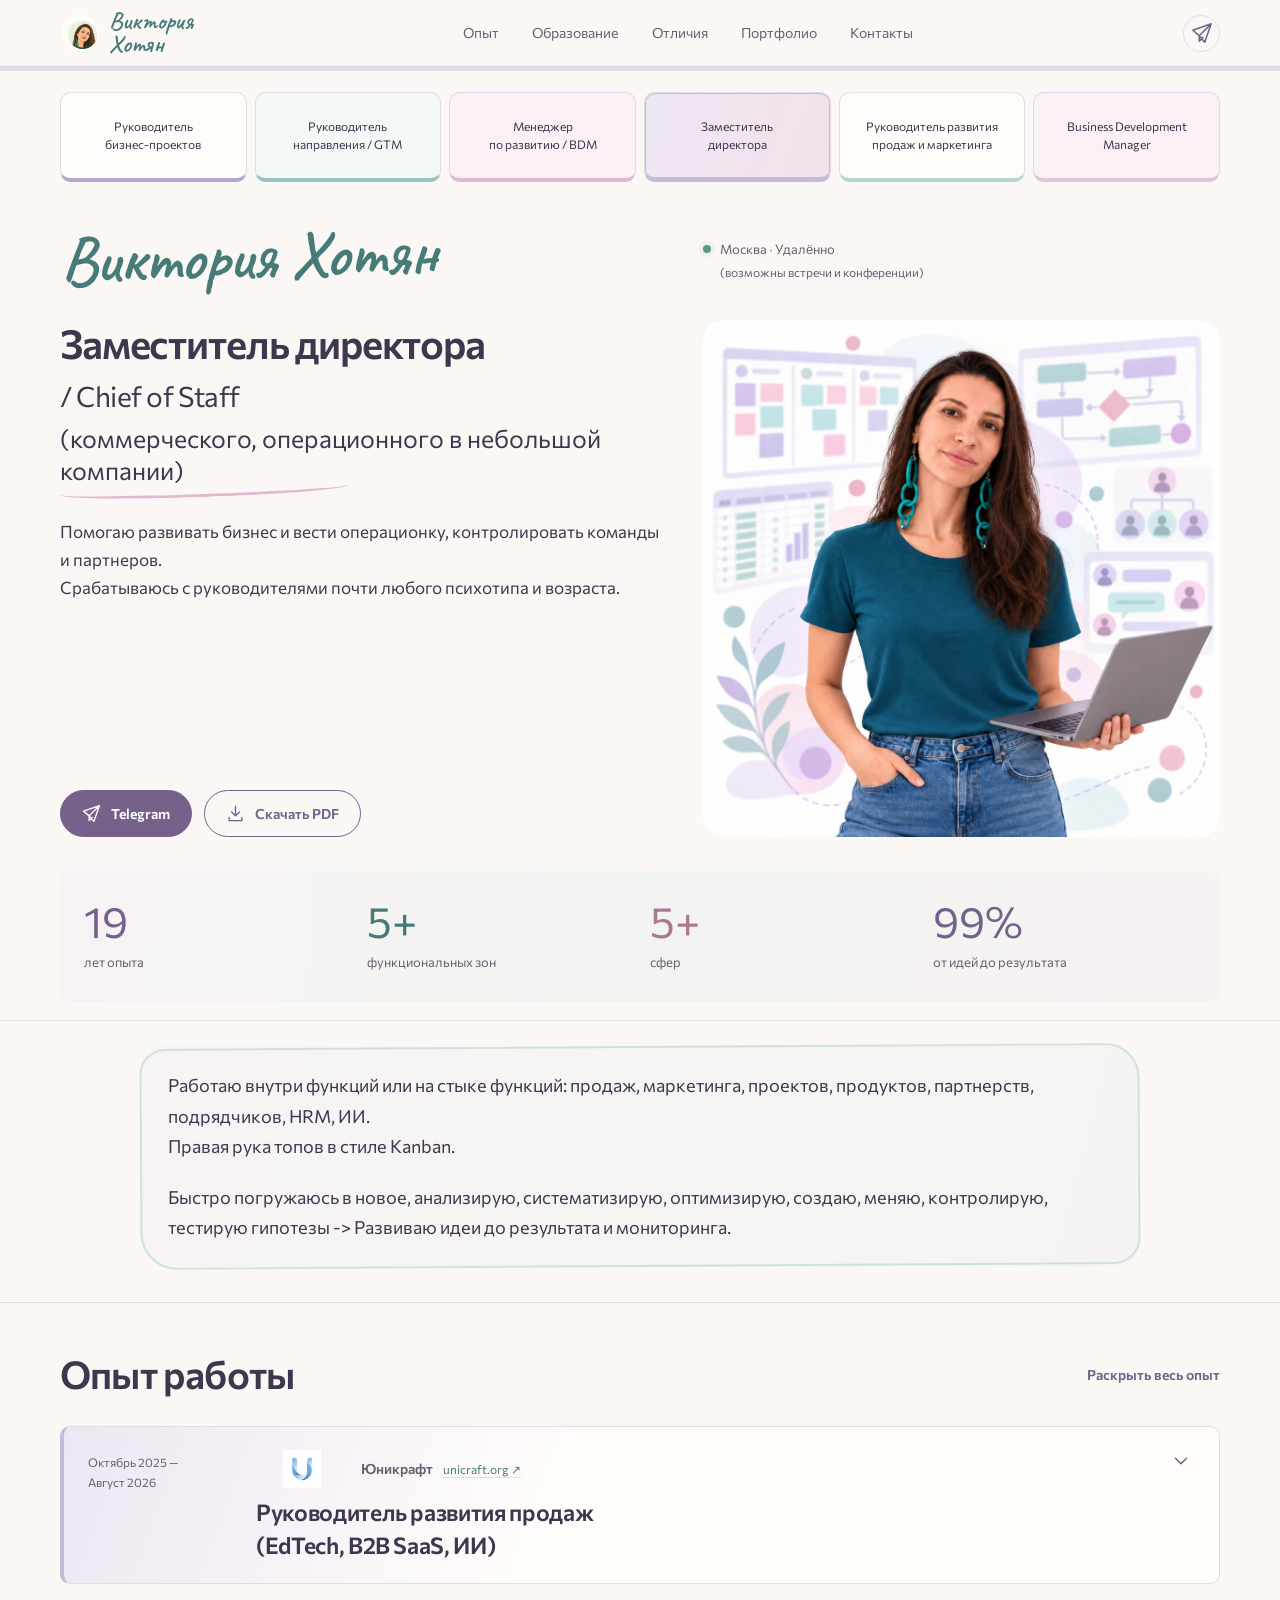
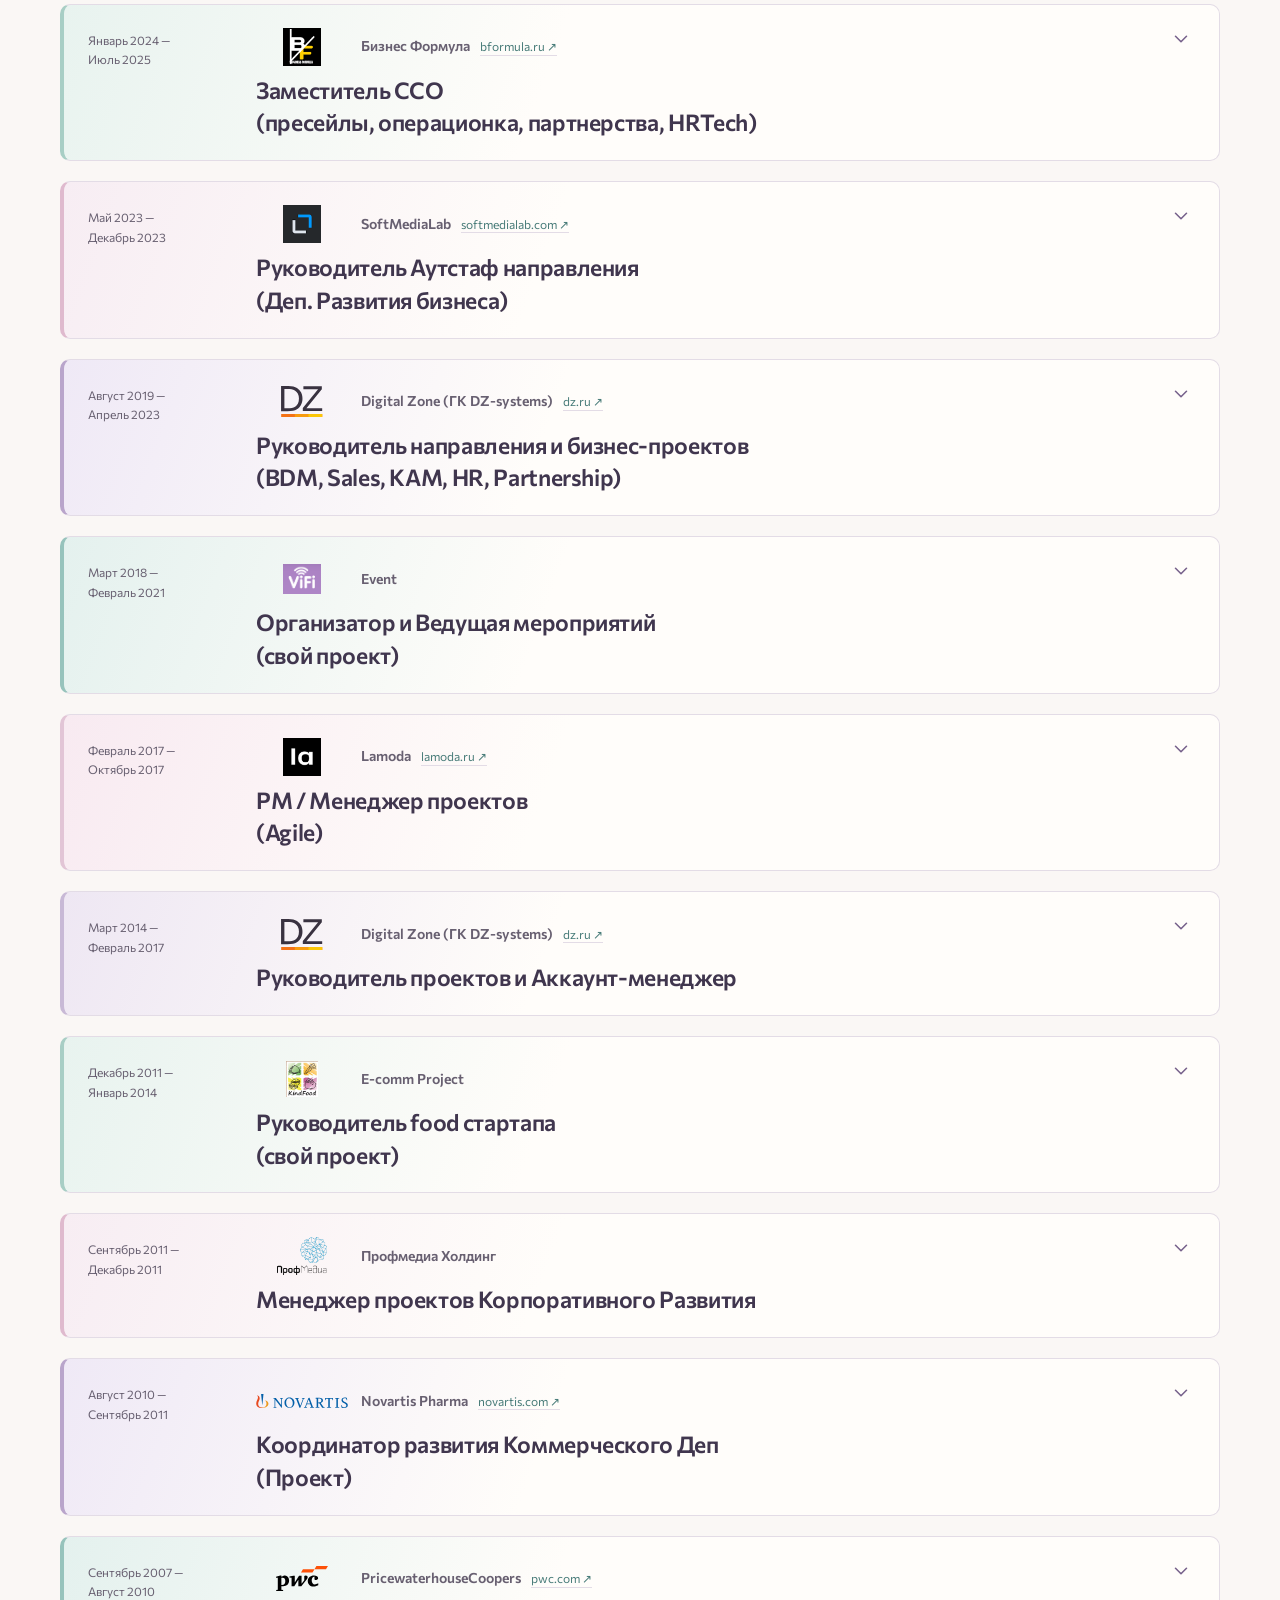
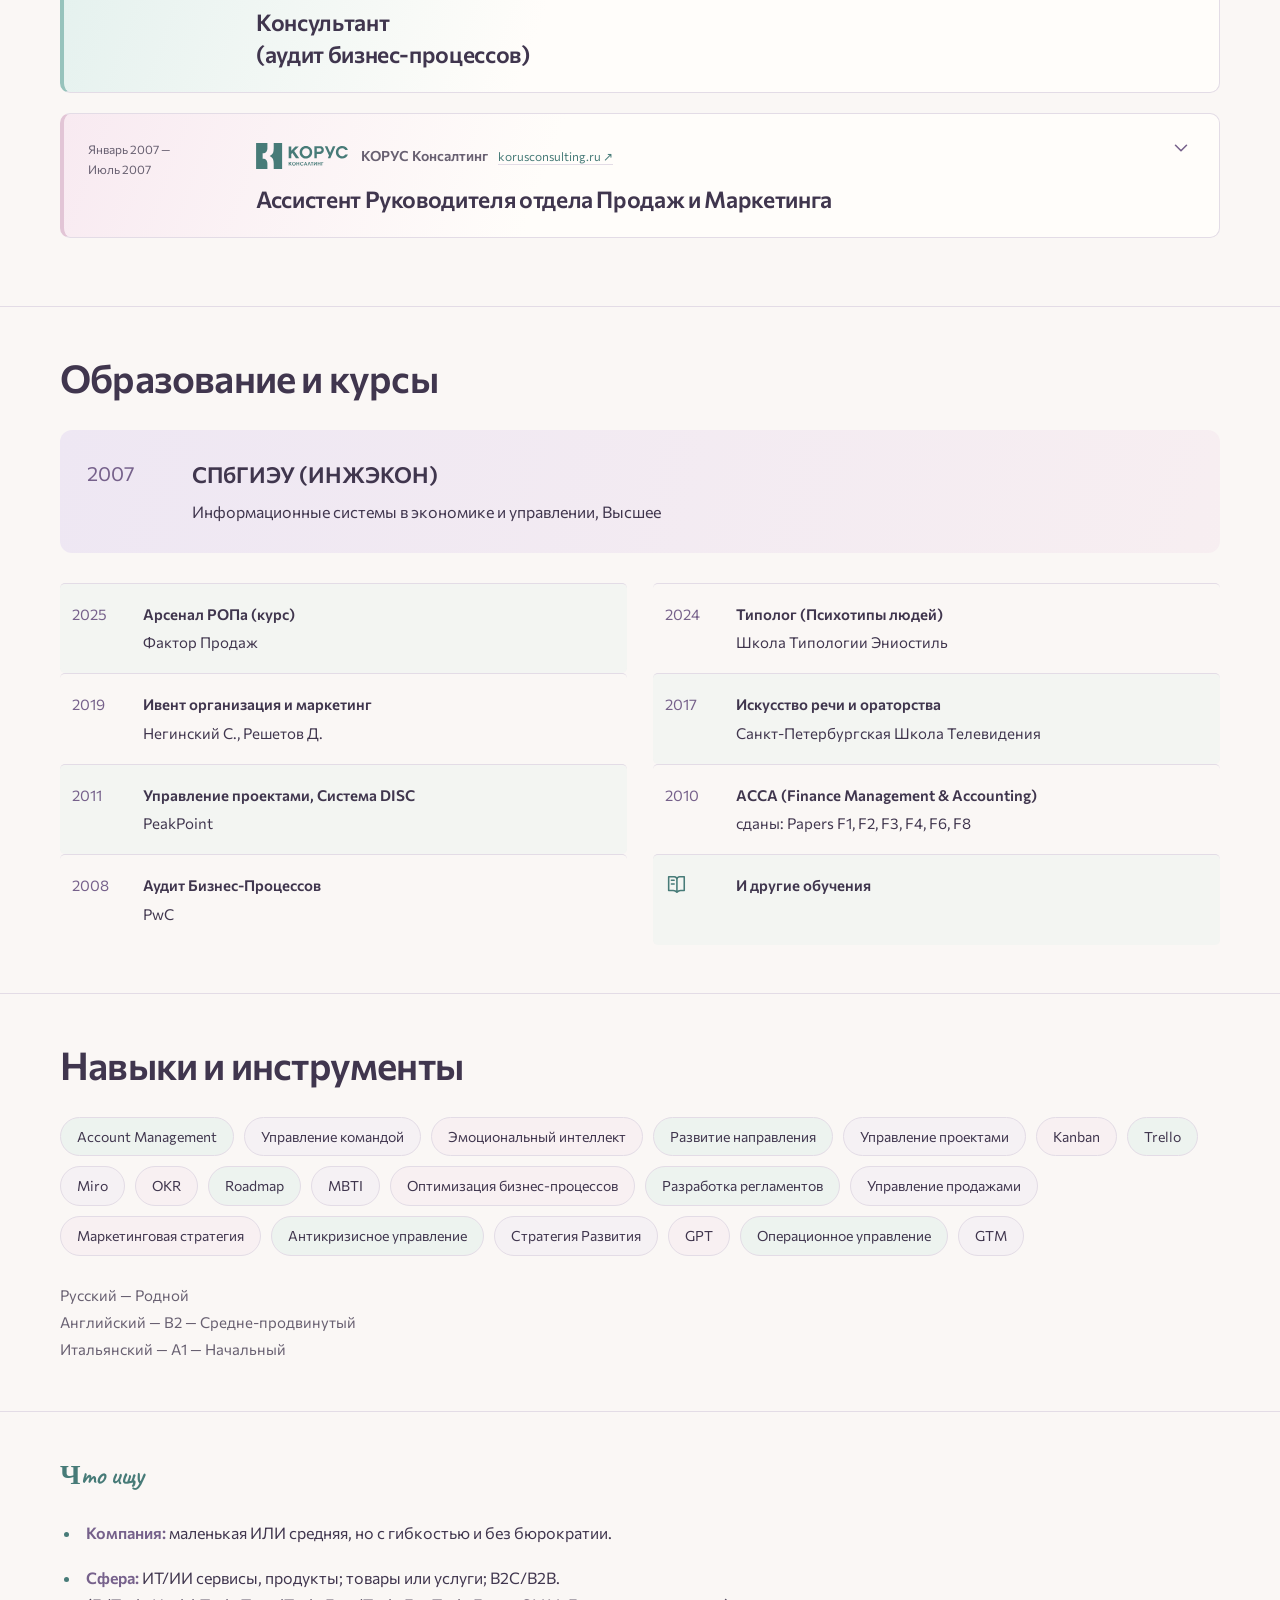
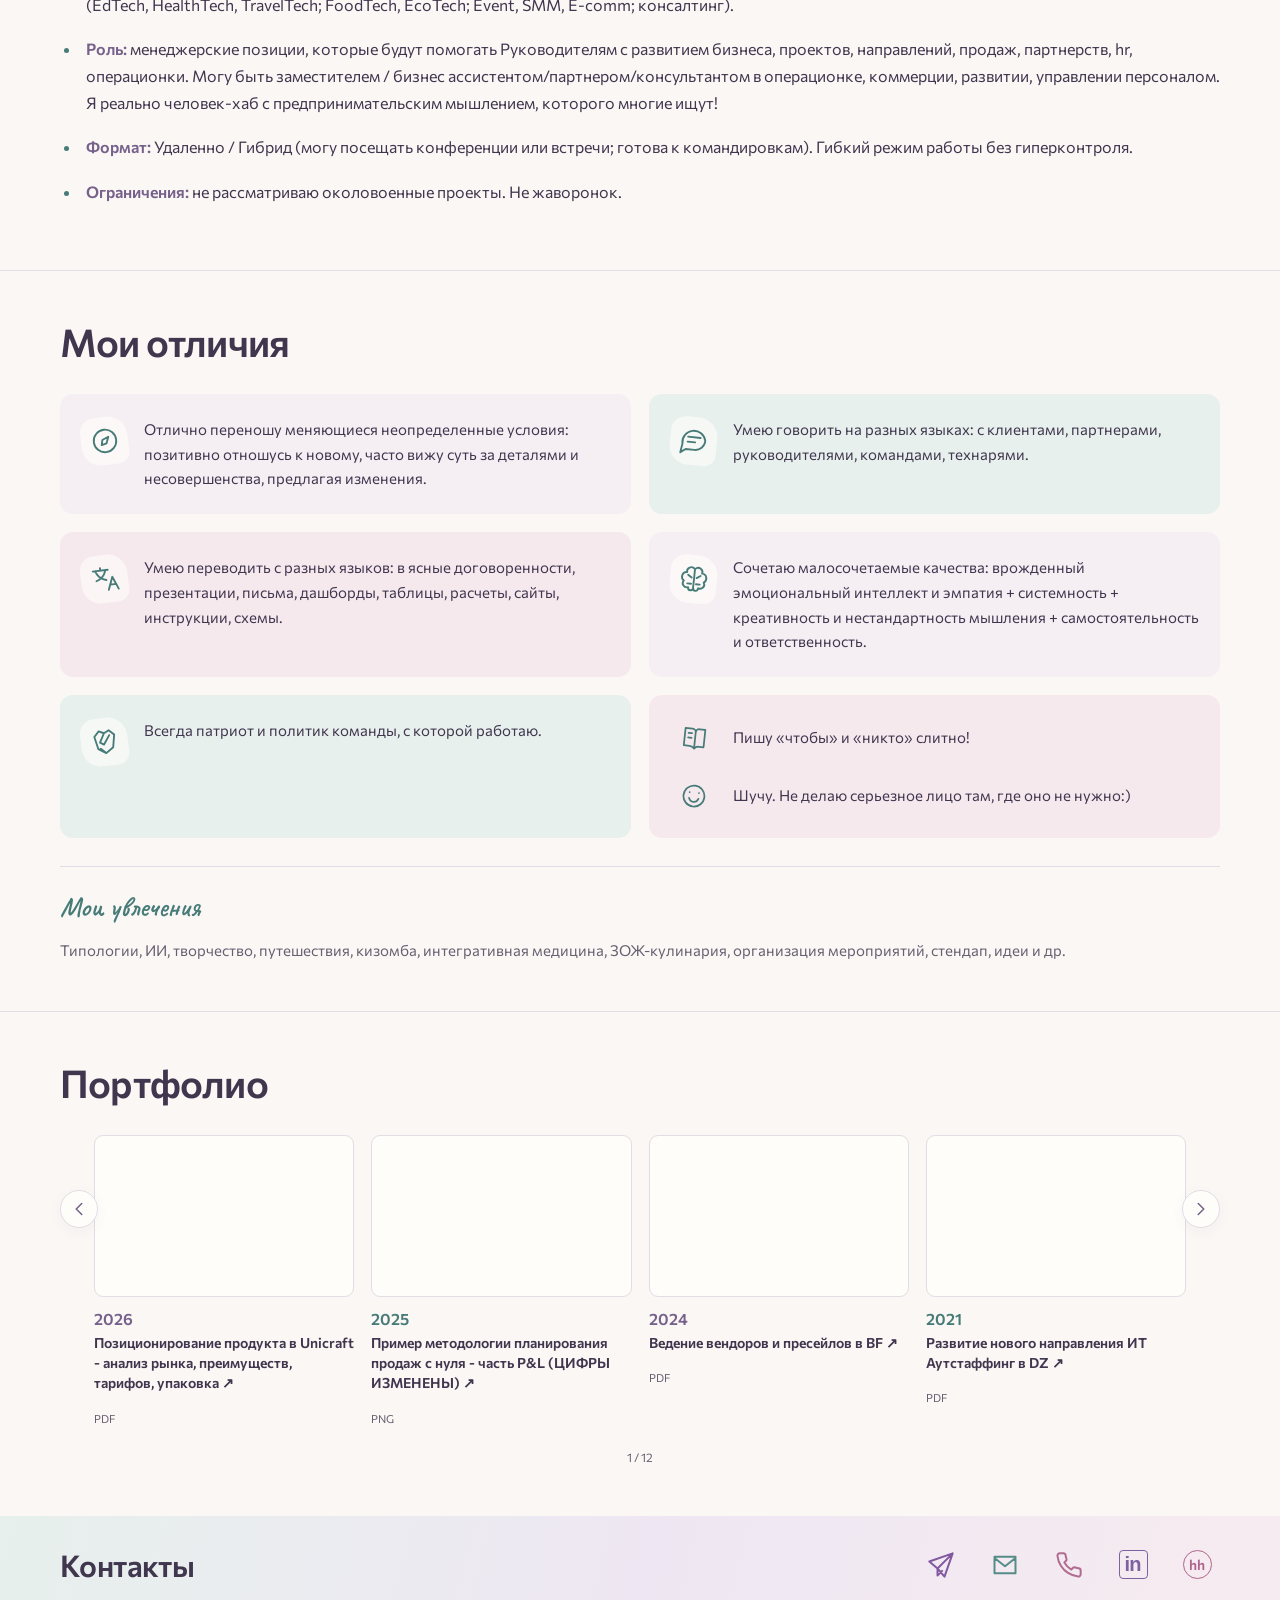
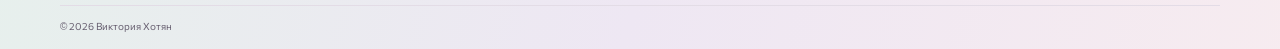
<file: cv4/index.html>
<!doctype html>
<html lang="ru"><head><meta charset="utf-8"><meta name="viewport" content="width=device-width,initial-scale=1"><meta name="theme-color" content="#faf7f5"><meta name="description" content="Помогаю развивать бизнес и вести операционку, контролировать команды и партнеров.  
Срабатываюсь с руководителями почти любого психотипа и возраста. "><title>Виктория Хотян — Заместитель директора</title><link rel="icon" type="image/svg+xml" href="../assets/favicon.svg"><link rel="stylesheet" href="../assets/site.css"></head><body><div id="cv-app"></div><noscript>Для переключения версий резюме включите JavaScript. / Enable JavaScript to view the CV.</noscript><script>window.CV_BASE="../";window.CV_INITIAL=4;</script><script src="../assets/data.js"></script><script src="../assets/app.js"></script></body></html>
</file>
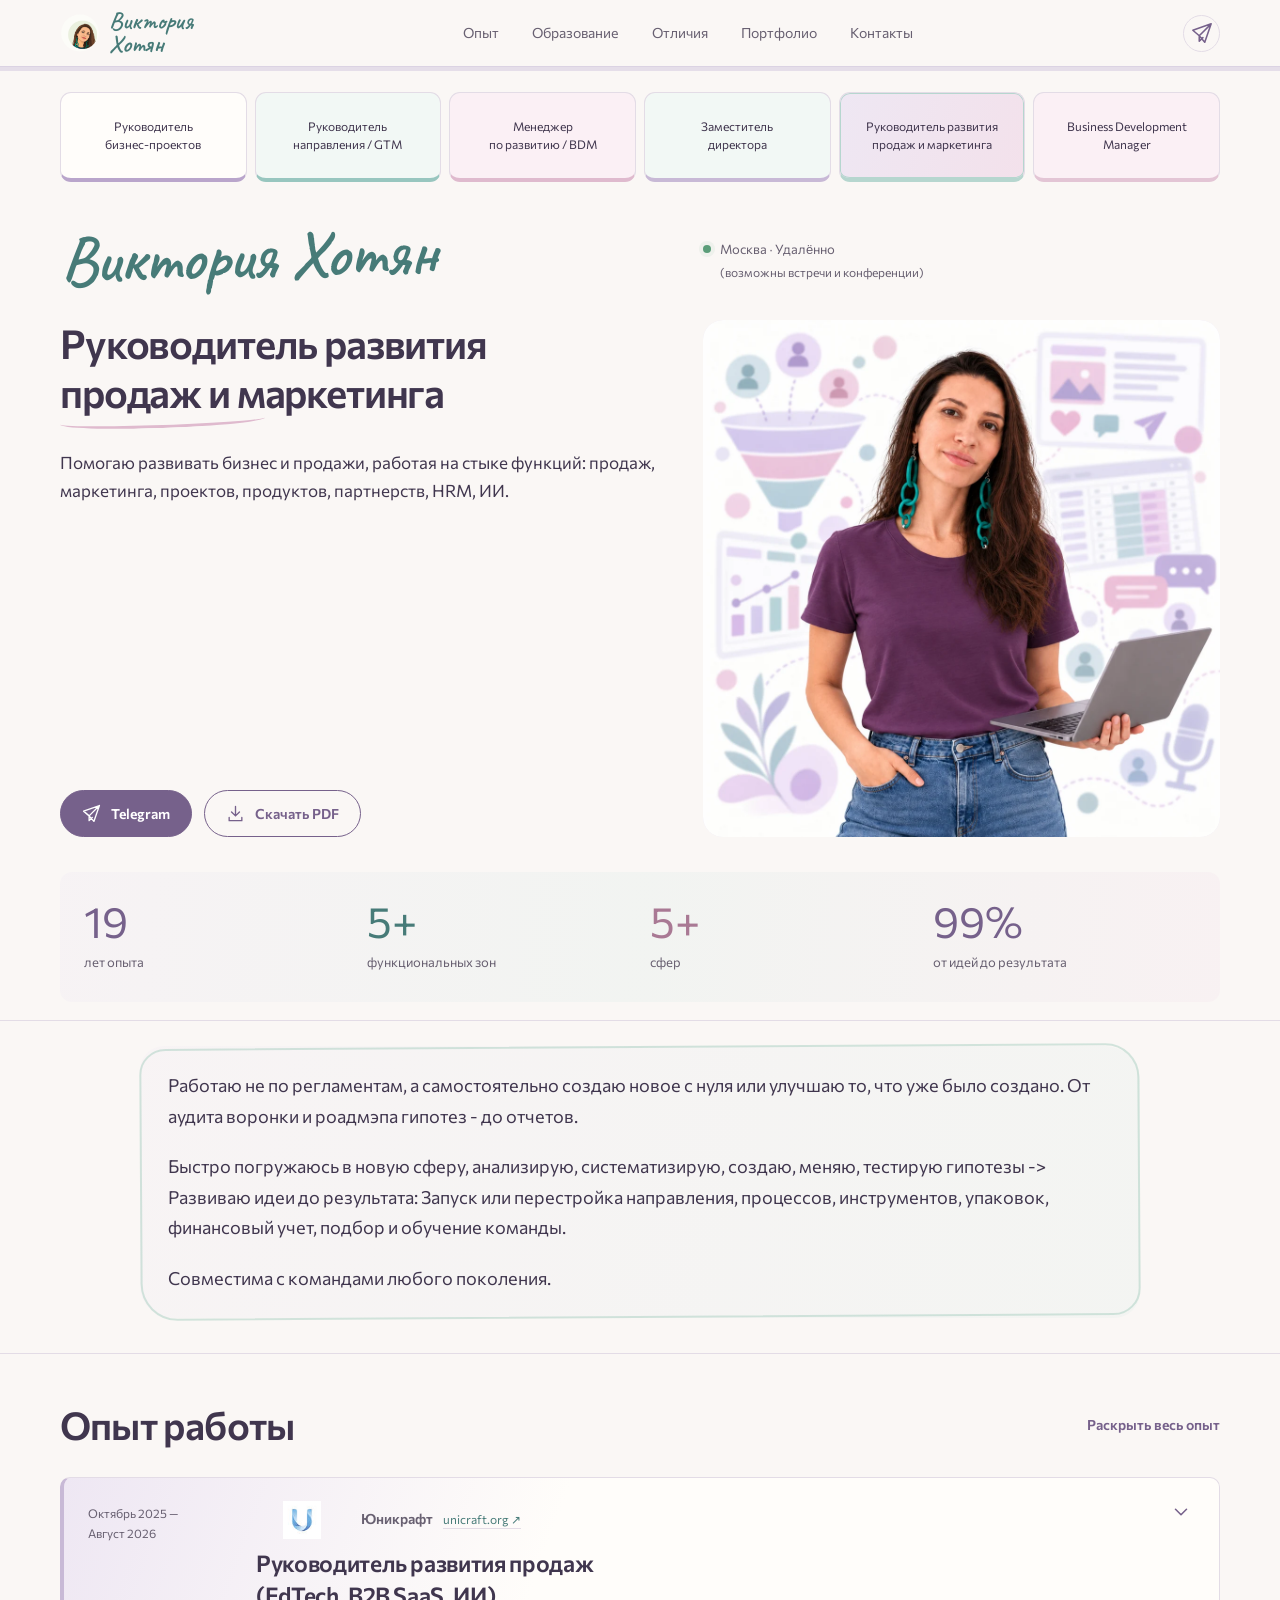
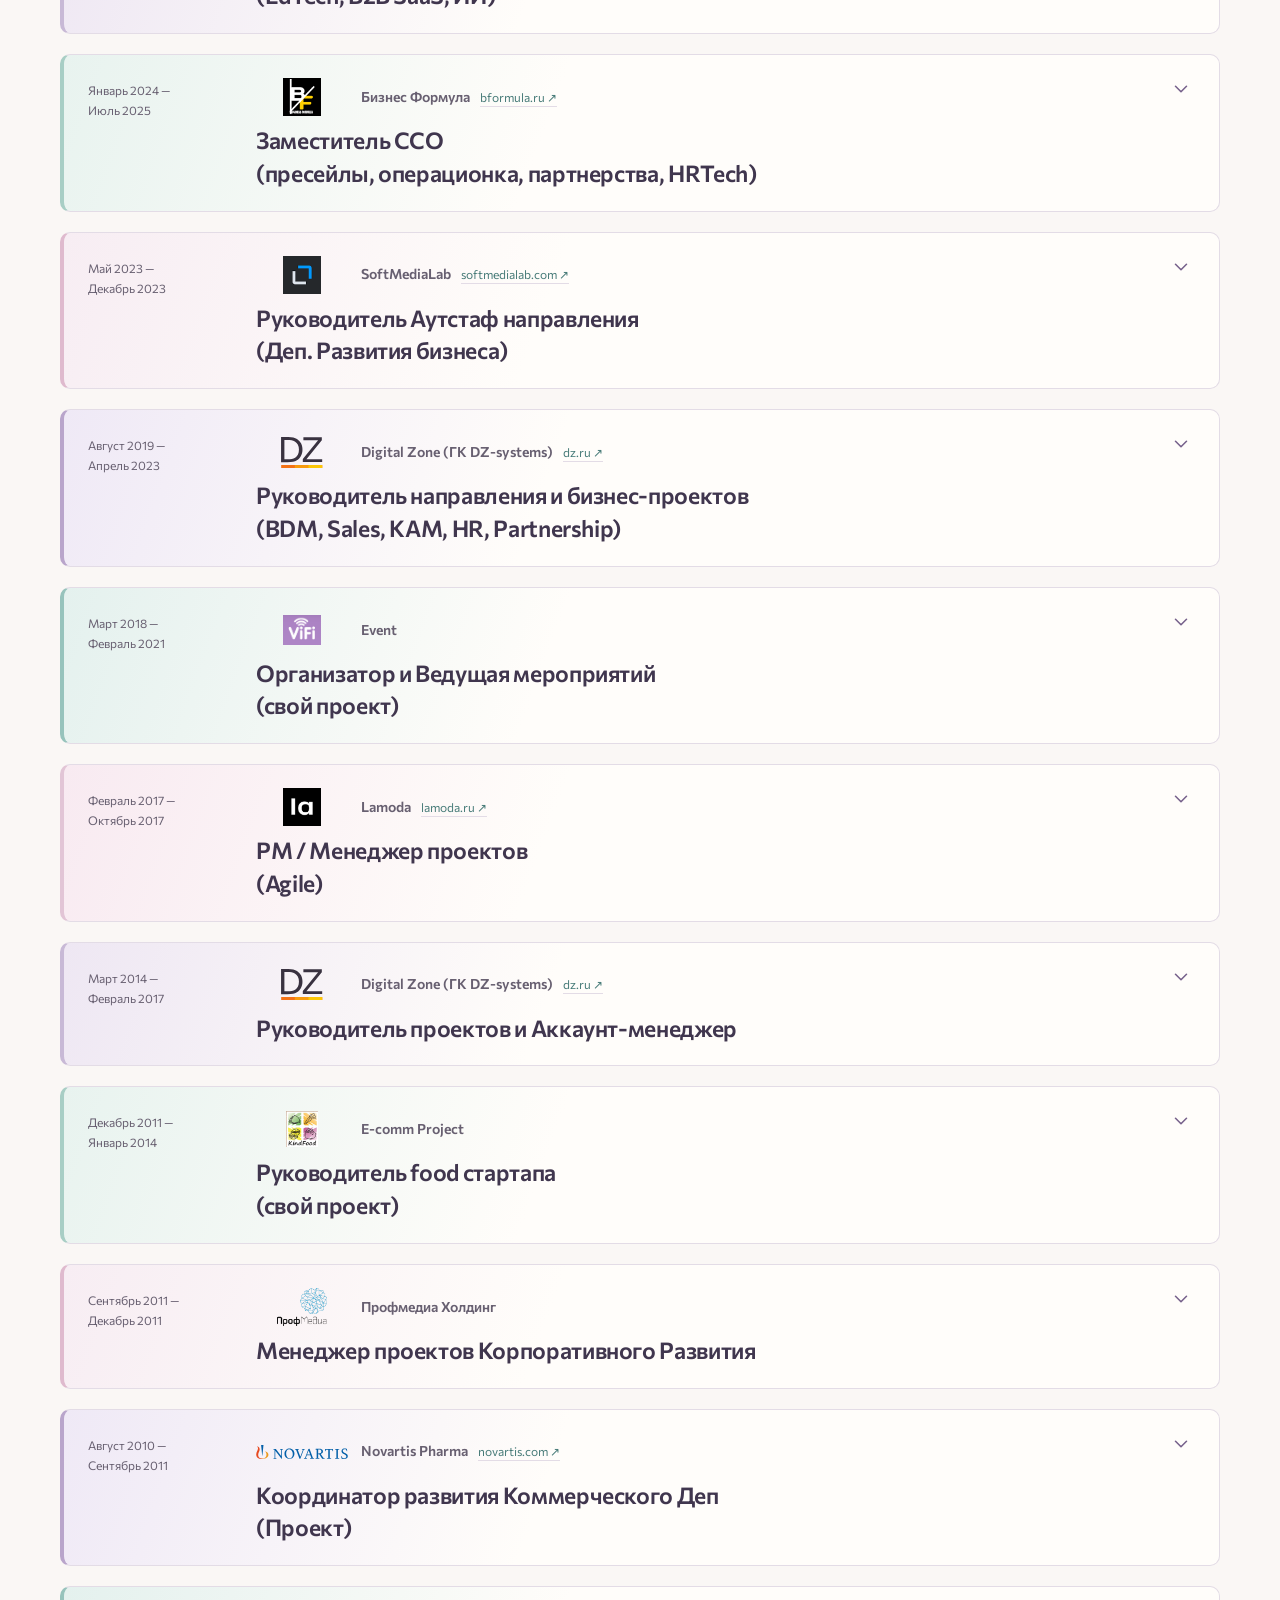
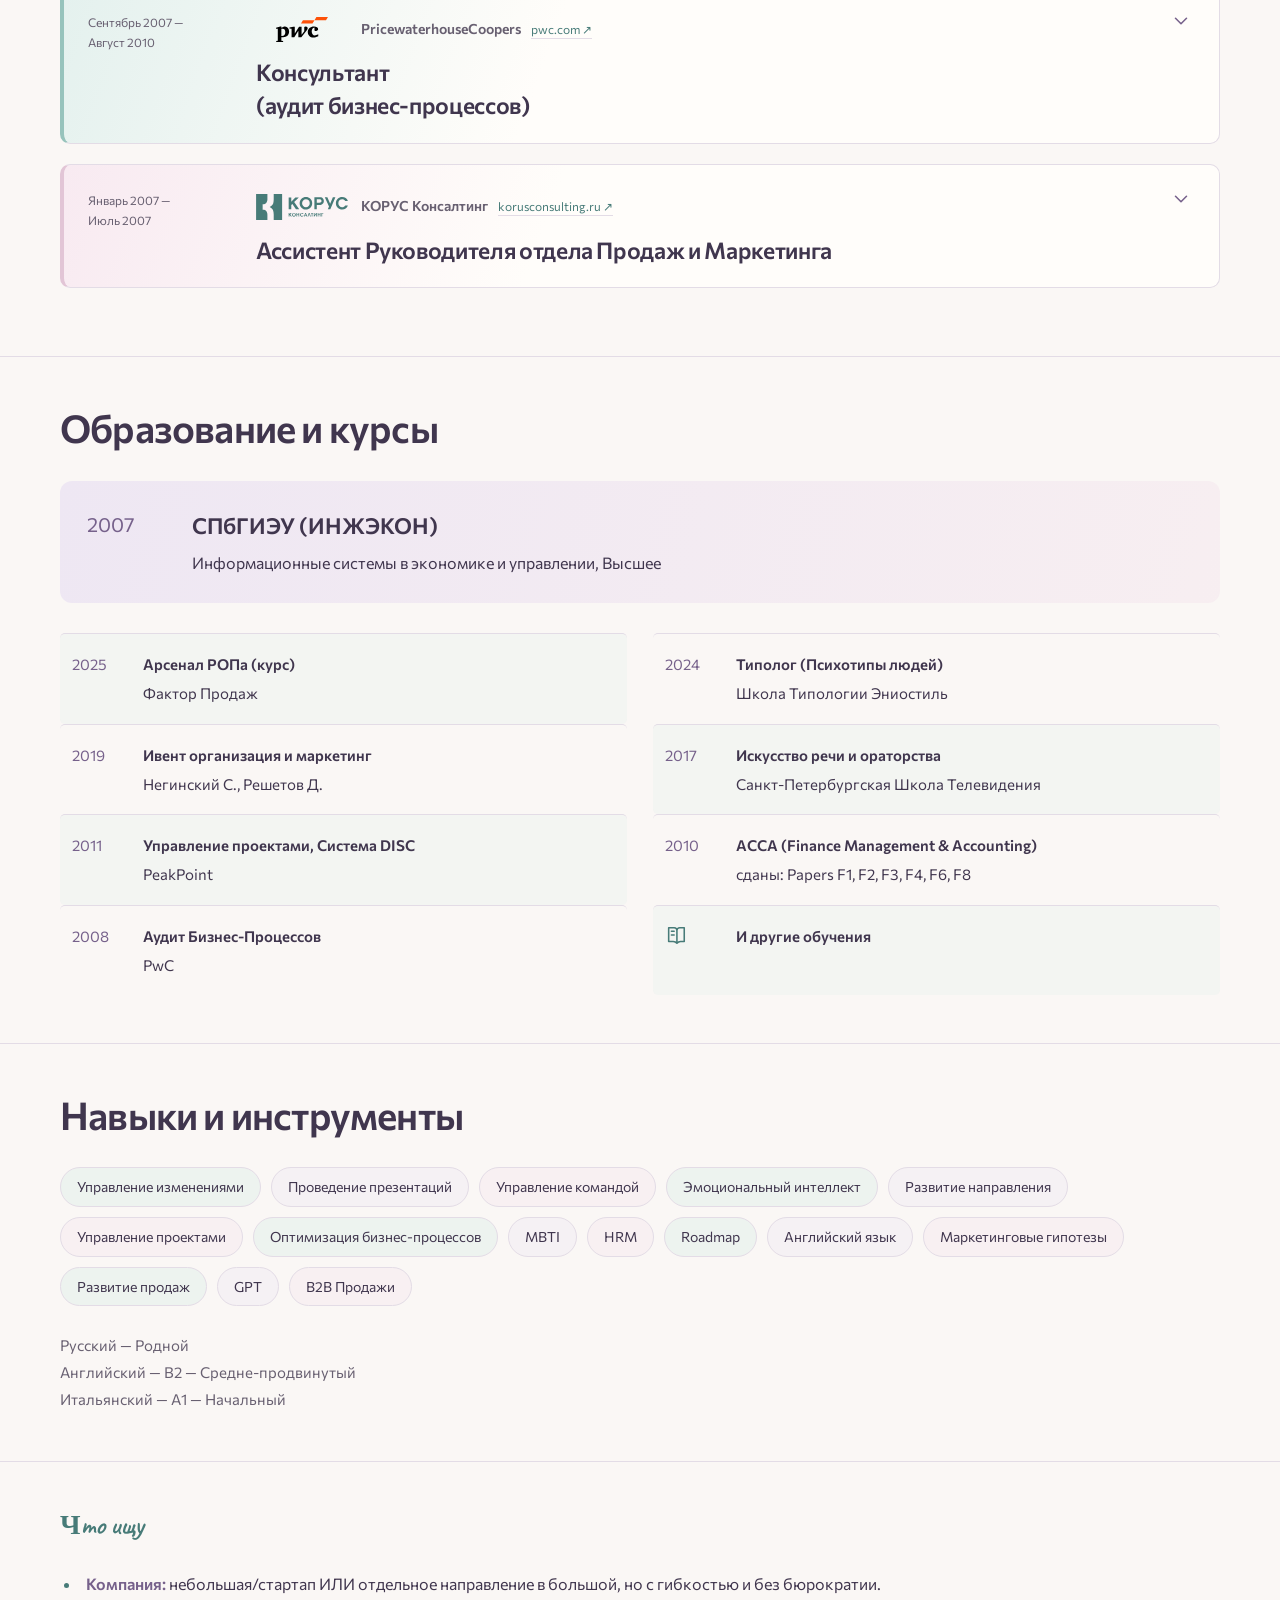
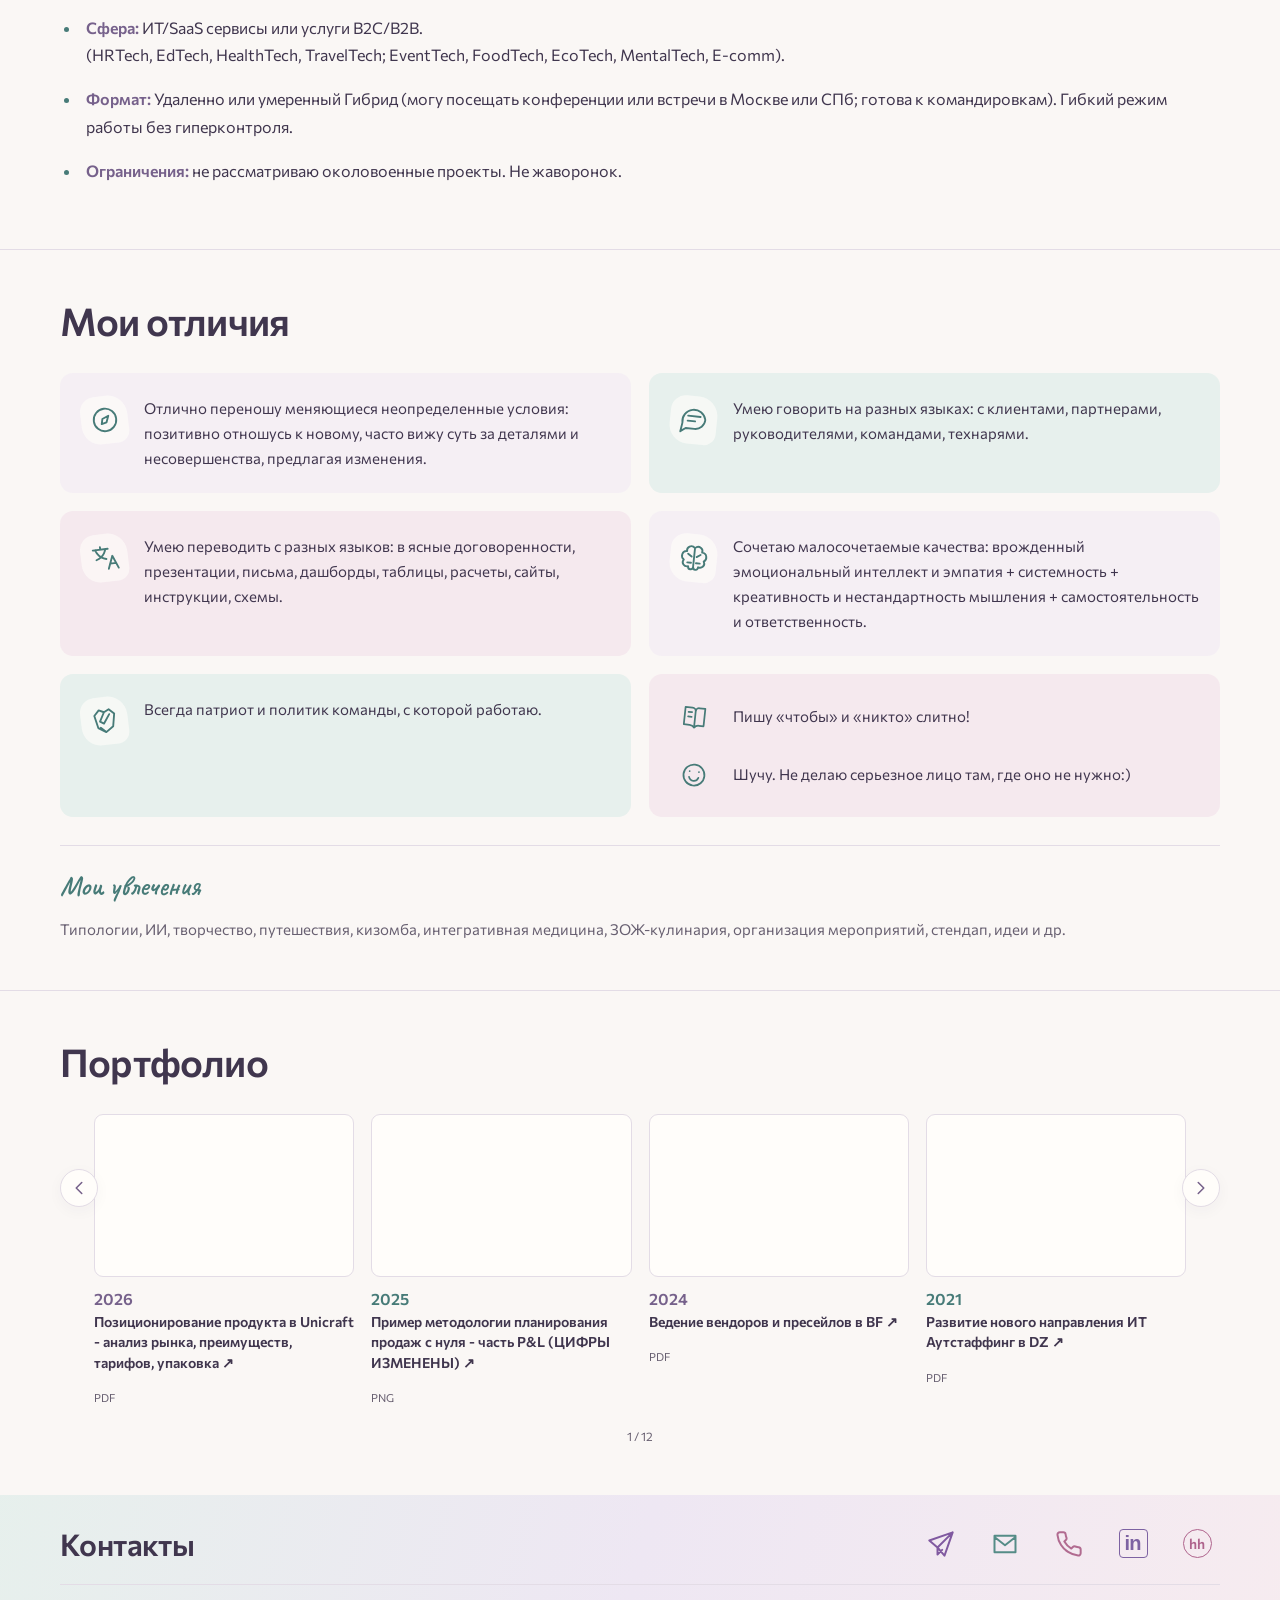
<file: cv5/index.html>
<!doctype html>
<html lang="ru"><head><meta charset="utf-8"><meta name="viewport" content="width=device-width,initial-scale=1"><meta name="theme-color" content="#faf7f5"><meta name="description" content="Помогаю развивать бизнес и продажи, работая на стыке функций: продаж, маркетинга, проектов, продуктов, партнерств, HRM, ИИ. 
  
Работаю не по регламентам, а самостоятельно создаю новое с нуля или улучшаю то, что уже было создано. От аудита воронки и роадмэпа гипотез - до отчетов."><title>Виктория Хотян — Руководитель развития</title><link rel="icon" type="image/svg+xml" href="../assets/favicon.svg"><link rel="stylesheet" href="../assets/site.css"></head><body><div id="cv-app"></div><noscript>Для переключения версий резюме включите JavaScript. / Enable JavaScript to view the CV.</noscript><script>window.CV_BASE="../";window.CV_INITIAL=5;</script><script src="../assets/data.js"></script><script src="../assets/app.js"></script></body></html>
</file>
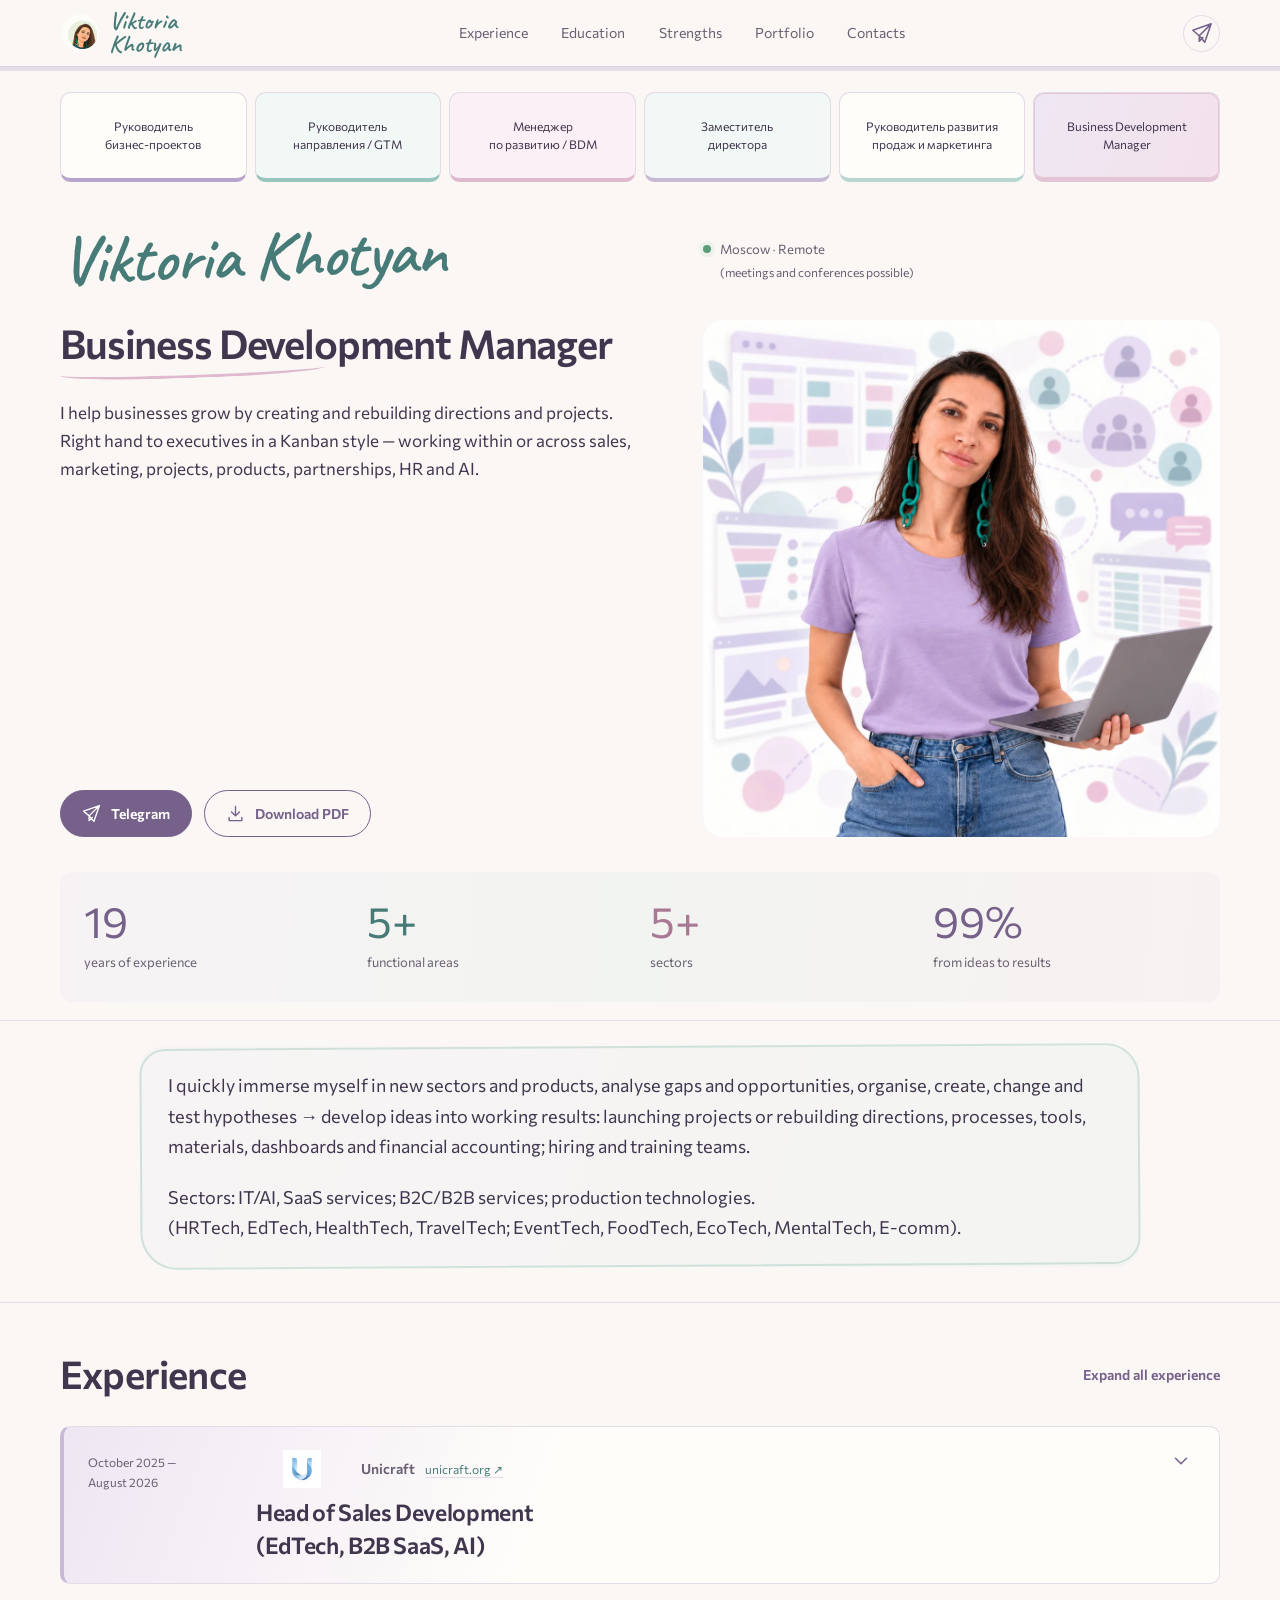
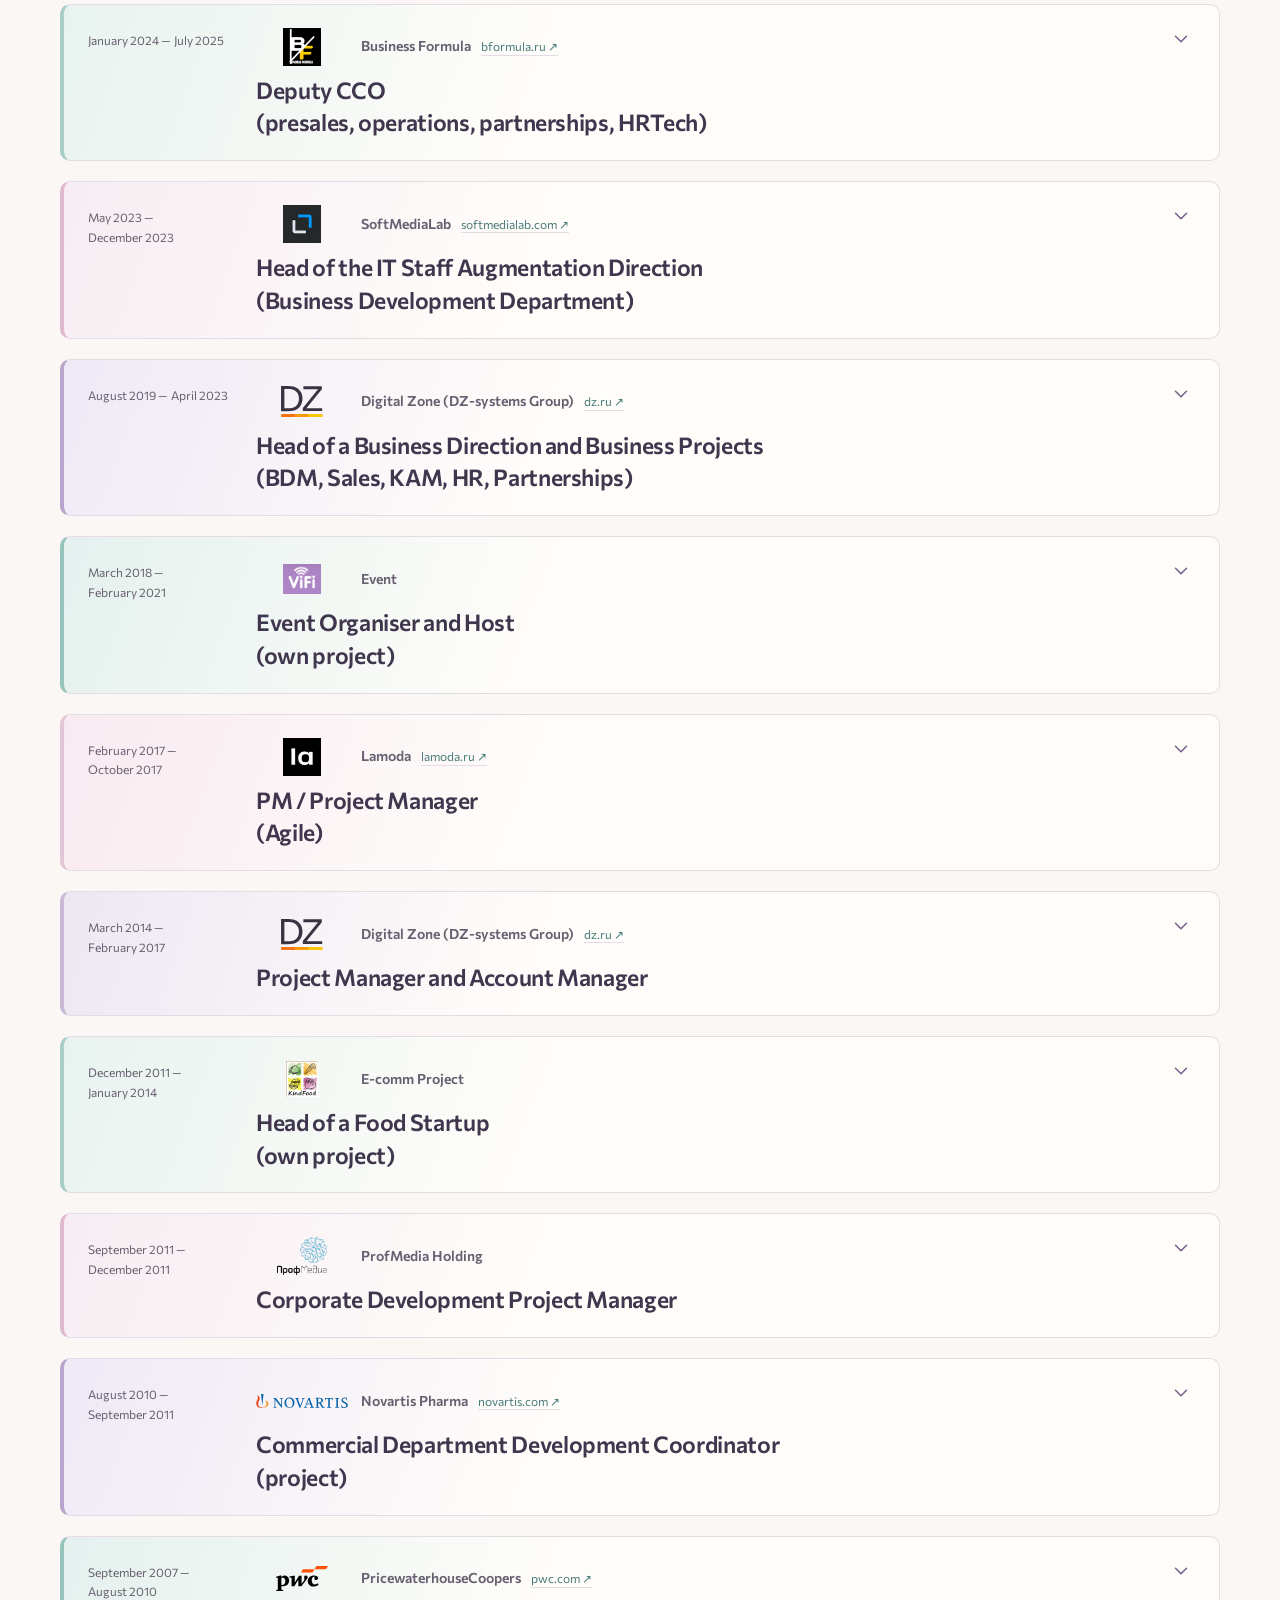
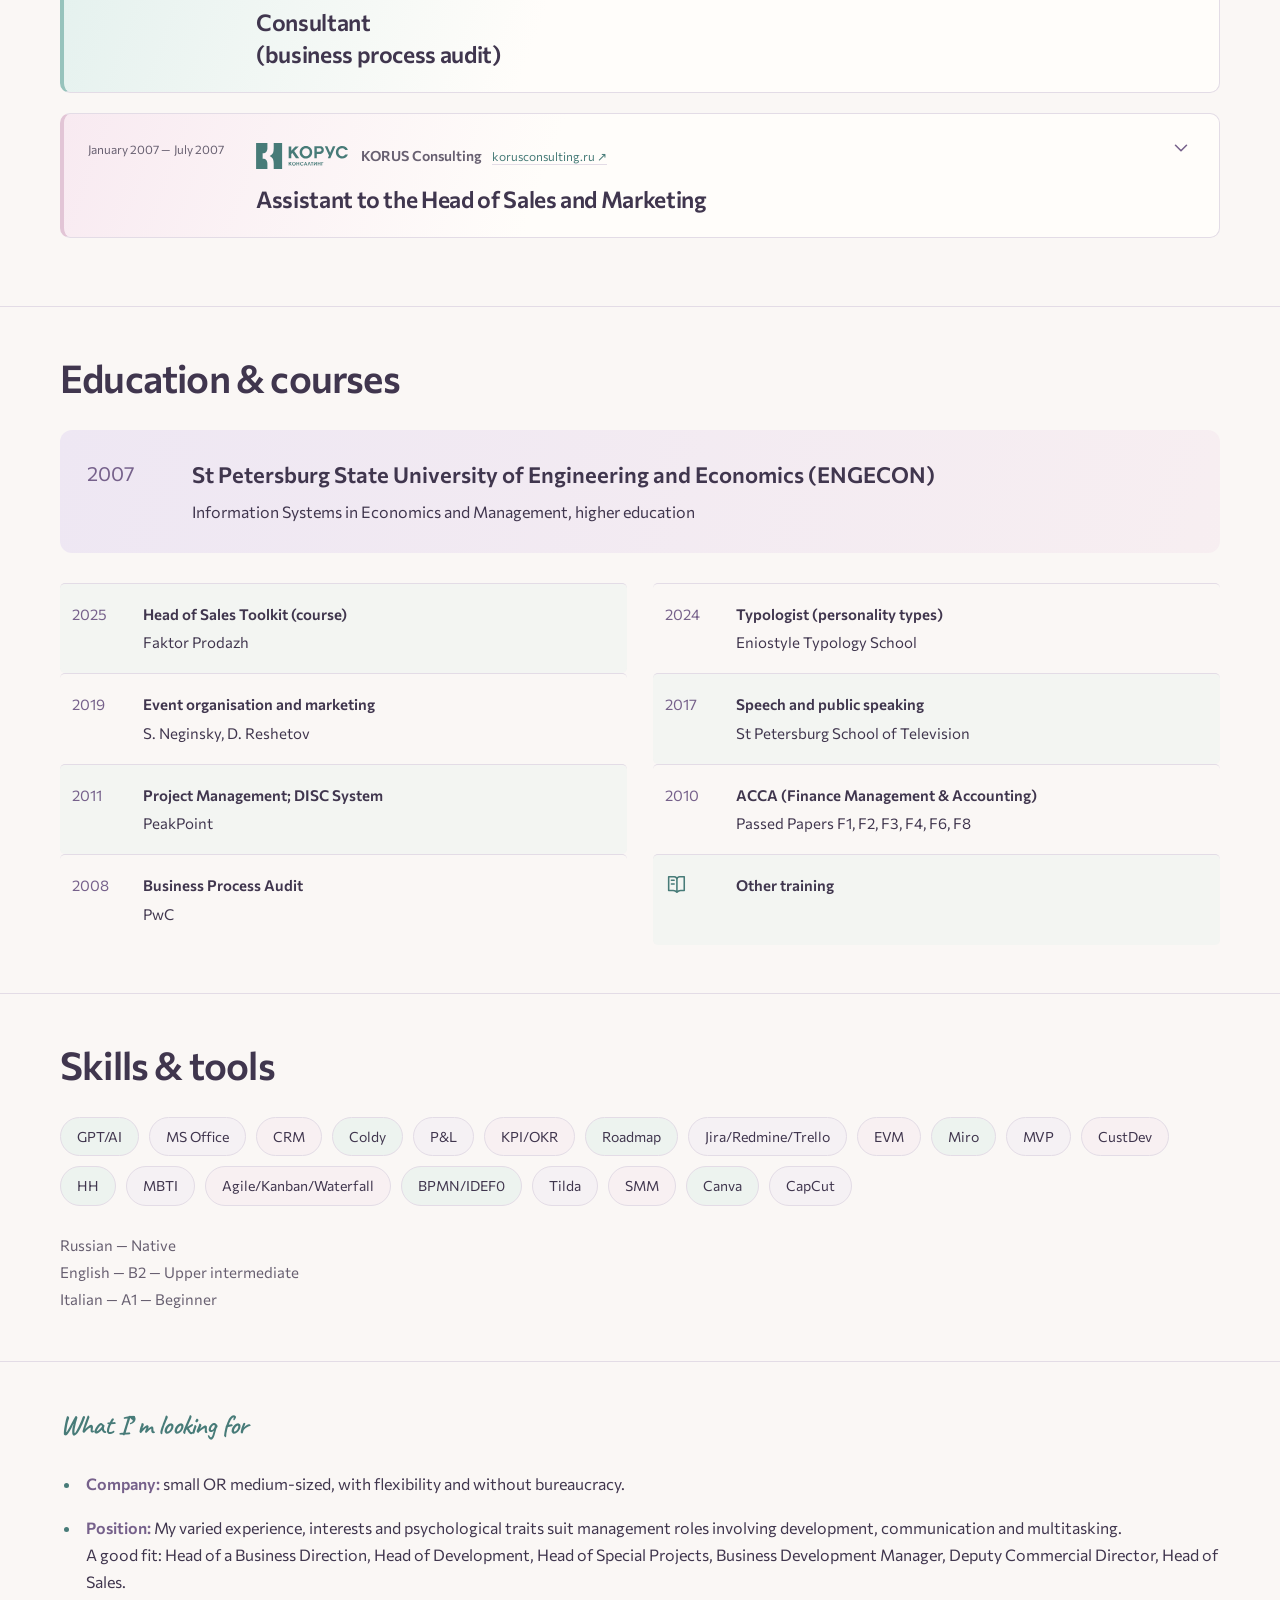
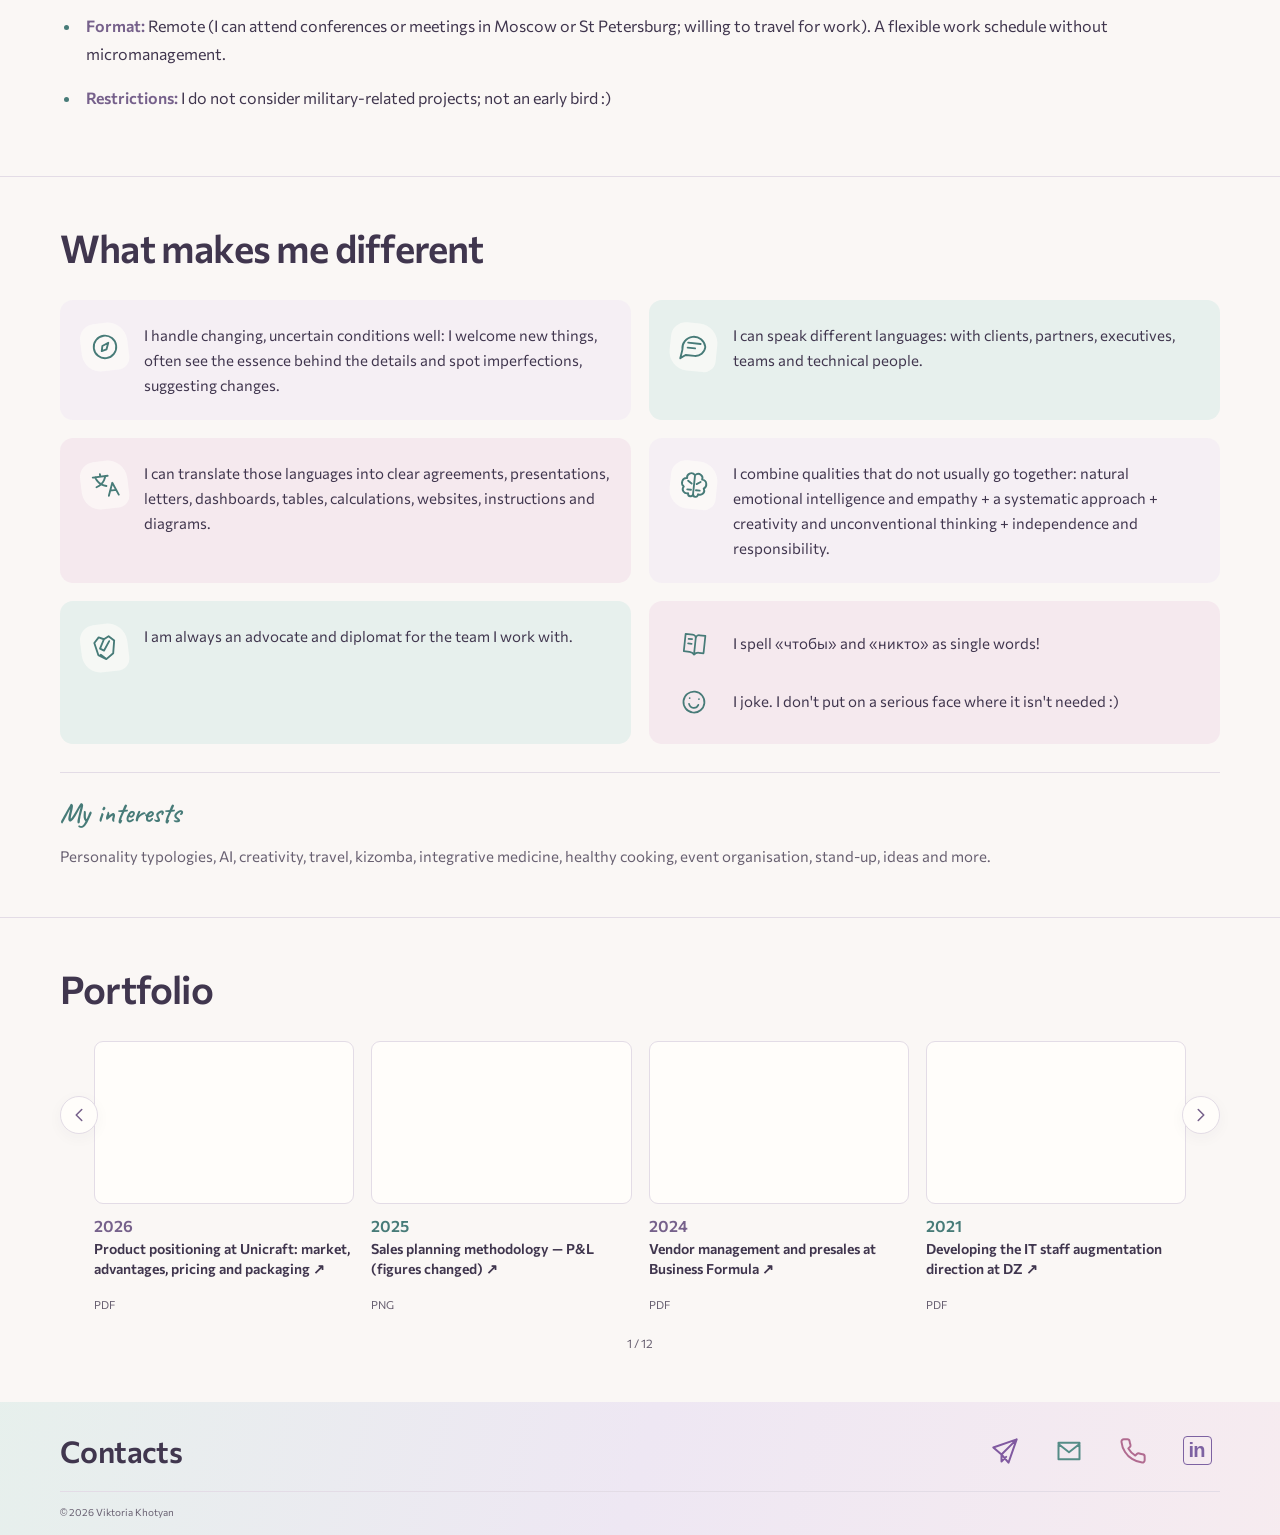
<file: cv6/index.html>
<!doctype html>
<html lang="en"><head><meta charset="utf-8"><meta name="viewport" content="width=device-width,initial-scale=1"><meta name="theme-color" content="#faf7f5"><meta name="description" content="I help businesses grow by creating and rebuilding directions and projects.
Right hand to executives in a Kanban style — working within or across sales, marketing, projects, products, partnerships, HR and AI."><title>Viktoria Khotyan — Business Development Manager</title><link rel="icon" type="image/svg+xml" href="../assets/favicon.svg"><link rel="stylesheet" href="../assets/site.css"></head><body><div id="cv-app"></div><noscript>Для переключения версий резюме включите JavaScript. / Enable JavaScript to view the CV.</noscript><script>window.CV_BASE="../";window.CV_INITIAL=6;</script><script src="../assets/data.js"></script><script src="../assets/app.js"></script></body></html>
</file>
<file: assets/site.css>
@font-face{font-family:Commissioner;src:url('commissioner-400.woff') format('woff');font-weight:400;font-display:swap}@font-face{font-family:Commissioner;src:url('commissioner-600.woff') format('woff');font-weight:600;font-display:swap}@font-face{font-family:Caveat;src:url('caveat-600.woff') format('woff');font-weight:600;font-display:swap}
:root{--paper:#faf7f5;--white:#fffdfa;--ink:#302b3a;--muted:#686071;--purple:#76618b;--teal:#477b78;--pink:#dfbace;--line:#e3dce6;--lav:#eee7f3;--sea:#e8f0ed;--rose:#f7eaf0;--top:76px}*{box-sizing:border-box}html{scroll-behavior:smooth;scroll-padding-top:calc(var(--top) + 25px)}body{margin:0;color:var(--ink);background:var(--paper);font:400 16px/1.65 Commissioner,Arial,sans-serif}button,a,input{-webkit-tap-highlight-color:transparent}a{color:inherit}button{font:inherit;color:inherit;cursor:pointer}a:focus-visible,button:focus-visible,summary:focus-visible,input:focus-visible{outline:3px solid var(--teal);outline-offset:5px}img{display:block;max-width:100%}button{border:0}a{text-decoration:none}.wrap{width:min(1160px,calc(100% - 64px));margin:auto}.icon{display:inline-flex;align-items:center;justify-content:center;flex-shrink:0}.icon svg{width:22px;height:22px;fill:none;stroke:currentColor;stroke-width:1.7;stroke-linecap:round;stroke-linejoin:round}.topbar{position:sticky;top:0;z-index:30;background:rgba(250,247,245,.97);border-bottom:1px solid var(--line)}.top-inner{display:flex;align-items:center;gap:26px;min-height:76px}.brand{display:flex;align-items:center;gap:9px;flex-shrink:0}.brand img{width:42px;height:42px;object-fit:contain;border-radius:50%}.brand span{font:600 25px/.92 Caveat,cursive;color:var(--teal)}.brand span b{display:block;font-weight:600}.menu{display:flex;align-items:center;justify-content:space-between;gap:16px;flex:1}.menu a{font-size:12px;white-space:nowrap;color:var(--muted)}.menu a:hover,.menu a.active{color:var(--purple);text-decoration:underline;text-underline-offset:6px}.top-tg{width:39px;height:39px;display:flex;align-items:center;justify-content:center;color:var(--purple);border:1px solid var(--line);border-radius:50%;flex-shrink:0}.top-tg:hover{background:var(--lav)}.menu-toggle{display:none;width:39px;height:39px;background:transparent;align-items:center;justify-content:center;margin-left:auto}.roles{display:grid;grid-template-columns:repeat(6,minmax(0,1fr));gap:10px;padding-top:29px}.role-tab{min-height:88px;display:flex;align-items:center;justify-content:center;text-align:center;padding:14px 11px;border:1px solid var(--line);border-bottom:4px solid var(--role-color);border-radius:11px;background:var(--white);font-size:12px;line-height:1.42;transition:transform .2s,box-shadow .2s;overflow-wrap:break-word}.role-tab:hover{transform:translateY(-2px)}.role-tab[aria-current=page]{background:var(--lav);box-shadow:inset 0 0 0 1px var(--role-color)}.hero{padding:44px 0 35px}.hero-grid{display:grid;grid-template-columns:1.16fr 1fr;gap:52px;align-items:center}.place{font-size:13px;color:var(--muted);margin:0 0 22px;line-height:1.65}.place span{display:block}.hand-name{font:600 clamp(45px,5.4vw,67px)/1 Caveat,cursive;color:var(--teal);margin:0 0 22px;letter-spacing:-.8px;transform:rotate(-1.5deg);transform-origin:left}.role-title{font-size:clamp(30px,3.3vw,43px);line-height:1.16;letter-spacing:-1.15px;font-weight:600;margin:0 0 29px;position:relative;padding-bottom:8px;overflow-wrap:break-word}.role-title::after{content:'';position:absolute;bottom:-3px;left:0;width:48%;height:11px;border-bottom:3px solid var(--pink);border-radius:50%;transform:rotate(-2deg)}.role-title .role-sub{display:block;font-size:.73em;line-height:1.3;margin-top:12px;letter-spacing:-.45px;font-weight:400}.role-title .role-sub.same{font-size:inherit;font-weight:inherit;letter-spacing:inherit;margin-top:0}.role-title .role-third{display:block;font-size:.6em;line-height:1.4;margin-top:8px;letter-spacing:0;font-weight:400}.hero-lead{margin:0;white-space:pre-line;font-size:18px;line-height:1.55}.hero-photo{border:8px solid var(--white);border-radius:5px;aspect-ratio:1;object-fit:cover;width:100%;box-shadow:0 14px 30px #46324e12;transform:rotate(1.2deg)}.actions{display:flex;gap:12px;flex-wrap:wrap;align-items:center;margin-top:30px}.btn{display:inline-flex;align-items:center;justify-content:center;gap:10px;padding:11px 21px;min-height:46px;border:1px solid var(--purple);border-radius:28px;font-size:14px;font-weight:600;color:var(--purple);background:transparent}.btn.primary{color:#fff;background:var(--purple)}.btn:hover{background:var(--lav);color:var(--purple)}.btn.primary:hover{background:#66507e;color:white}.btn .icon svg{width:19px;height:19px}.share-button{background:none;color:var(--muted);font-size:12px;padding:4px 0;text-decoration:underline;text-underline-offset:4px}.share-status{font-size:12px;color:var(--teal);min-height:20px;margin:10px 0 0}.share-field{width:100%;padding:10px;border:1px solid var(--line);border-radius:8px;background:var(--white);font:inherit;font-size:13px}.metrics{display:grid;grid-template-columns:repeat(4,1fr);gap:20px;padding:27px 0 37px;border-top:1px solid var(--line)}.metric b{display:block;font-size:43px;line-height:1.2;font-weight:400;color:var(--purple)}.metric:nth-child(2) b{color:var(--teal)}.metric:nth-child(3) b{color:#a97994}.metric span{display:block;color:var(--muted);font-size:13px;margin-top:5px}.section{padding:57px 0;border-top:1px solid var(--line)}.section-head{display:flex;align-items:center;justify-content:space-between;gap:24px;margin-bottom:29px}.section-head h2{font-size:clamp(29px,3vw,39px);font-weight:600;letter-spacing:-.8px;line-height:1.2;margin:0}.hand-label{font:600 29px/1.1 Caveat,cursive;color:var(--teal);transform:rotate(-1deg)}.copy p{margin:0 0 20px;white-space:pre-line}.copy p:last-child{margin-bottom:0}.about-copy{max-width:1000px;font-size:18px;line-height:1.7}.all-button{background:none;border:0;padding:10px 0;color:var(--purple);font-size:14px;font-weight:600;min-height:44px}.experience-grid{display:grid;grid-template-columns:94px minmax(0,1fr);gap:26px;align-items:start}.timeline{position:sticky;top:calc(var(--top) + 38px);display:flex;align-items:center;flex-direction:column;gap:14px;padding-top:22px}.timeline .year{font-size:12px;color:var(--muted)}.timeline input{writing-mode:vertical-lr;direction:ltr;accent-color:var(--purple);width:29px;height:338px;cursor:grab;margin:0}.timeline input:active{cursor:grabbing}.timeline .hand-label{font-size:23px;text-align:center;max-width:90px}.job{border:1px solid var(--line);border-radius:10px;background:var(--white);margin-bottom:18px;scroll-margin-top:calc(var(--top) + 25px);transition:border-color .2s}.job.selected{border-color:var(--purple)}.job>summary{display:grid;grid-template-columns:146px minmax(0,1fr) 28px;gap:22px;padding:25px 26px;list-style:none;align-items:start;cursor:pointer}.job>summary::-webkit-details-marker,.group>summary::-webkit-details-marker{display:none}.job-date{font-size:12px;color:var(--muted);display:flex;flex-wrap:wrap;gap:0 4px;line-height:1.65;padding-top:3px}.job-date span{white-space:nowrap}.company-line{display:flex;gap:12px;align-items:center;margin-bottom:10px;min-height:36px;color:var(--muted);font-size:14px;flex-wrap:wrap}.company-line .company-logo{width:83px;height:34px;object-fit:contain;flex-shrink:0}.company-line a{border-bottom:1px solid var(--line);font-size:12px;white-space:nowrap}.job-role{font-size:23px;font-weight:600;line-height:1.35;letter-spacing:-.35px;display:block}.job-role .qualifier{display:block;font:inherit;margin-top:4px}.chevron{color:var(--purple);display:inline-flex;align-items:center;justify-content:center;transition:transform .2s}.job[open]>summary .chevron{transform:rotate(180deg)}.job-body{padding:0 54px 28px 194px;font-size:15px;line-height:1.7}.job-body p{white-space:pre-line;margin:0 0 17px}.job-intro{margin-bottom:19px!important}.group{border-top:1px solid var(--line);padding:14px 0}.group>summary{display:flex;gap:13px;align-items:center;list-style:none;cursor:pointer;font-size:16px;line-height:1.5}.group>summary strong{flex:1;font-weight:600}.group-icon{color:var(--purple);background:var(--lav);width:35px;height:35px;border-radius:10px;display:flex;align-items:center;justify-content:center;flex-shrink:0}.group:nth-child(3n+2) .group-icon{color:var(--teal);background:var(--sea)}.group:nth-child(3n) .group-icon{color:#a97994;background:var(--rose)}.group-icon .icon svg{width:21px;height:21px}.group[open]>summary .chevron{transform:rotate(180deg)}.group p{margin:16px 0 0!important}.result{background:var(--sea);border-left:3px solid var(--teal);border-radius:6px;padding:17px 21px;margin-top:23px;margin-bottom:22px}.result strong{display:block;color:var(--teal);font-weight:600;margin-bottom:9px}.result p{margin:0!important}.note-block{margin-top:21px}.note-block strong{display:block;color:var(--purple);margin-bottom:9px;font-weight:600}.note-block p{margin:0!important}.bullet-line{display:flex;gap:12px;align-items:flex-start;margin:14px 0}.bullet-line .icon{color:var(--teal);margin-top:3px}.bullet-line .icon svg{width:20px;height:20px}.early-section{margin:42px 0 0}.early-section .section-head{margin-bottom:22px}.early-section h2{font-size:32px}.carousel{position:relative;padding:0 46px}.carousel-button{position:absolute;top:175px;left:0;z-index:3;width:38px;height:38px;background:var(--white);border:1px solid var(--line);border-radius:50%;display:flex;align-items:center;justify-content:center;color:var(--purple);box-shadow:0 4px 15px #3e29490a}.carousel-button.next{left:auto;right:0}.carousel-button:hover{background:var(--lav)}.early-cards{display:grid;grid-template-columns:1fr 1fr;gap:22px}.early-card{border:1px solid var(--line);background:var(--white);border-radius:12px;padding:25px;min-width:0}.early-brand{display:flex;align-items:center;justify-content:center;gap:16px;min-height:86px;margin:15px 0}.early-brand .company-logo{width:146px;height:68px;object-fit:contain;flex-shrink:0}.early-brand .company-text{display:flex;flex-direction:column;align-items:flex-start;justify-content:center;gap:6px;font-size:14px;color:var(--muted);line-height:1.5}.early-brand a{font-size:12px;border-bottom:1px solid var(--line)}.early-card .job-date{justify-content:center;font-size:12px;padding-top:0}.early-card .job-role{text-align:center;font-size:20px;min-height:86px;margin-bottom:21px;display:flex;flex-direction:column;justify-content:center}.early-card .job-role .qualifier{font-size:inherit}.early-body{font-size:14px;line-height:1.65}.early-body p{white-space:pre-line;margin:0 0 16px}.early-body .group>summary{font-size:14px}.early-body .group{padding:11px 0}.early-body .group p{margin-top:12px!important}.early-body .result{font-size:14px;padding:15px}.carousel-count{font-size:12px;color:var(--muted);margin:20px 0 0;text-align:center}.higher{background:var(--lav);border-radius:12px;padding:27px;display:grid;grid-template-columns:80px 1fr;gap:25px;align-items:start;margin-bottom:30px}.higher .year{color:var(--purple);font-size:20px}.higher h3{margin:0 0 6px;font-weight:600;font-size:22px}.higher p{margin:0;white-space:pre-line}.courses{display:grid;grid-template-columns:1fr 1fr;gap:0 35px}.course{padding:18px 0;border-top:1px solid var(--line);display:grid;grid-template-columns:55px 1fr;gap:16px;font-size:15px}.course .year{color:var(--purple)}.course strong{display:block;font-weight:600;margin-bottom:4px}.course span{white-space:pre-line}.skills-list{display:flex;flex-wrap:wrap;gap:10px}.skill{font-size:14px;line-height:1.4;padding:9px 16px;border:1px solid var(--line);border-radius:25px;background:var(--white)}.languages{color:var(--muted);white-space:pre-line;font-size:15px;line-height:1.8;margin:26px 0 0}.looking-list{display:grid;grid-template-columns:1fr 1fr;gap:19px}.looking-item{padding:23px;background:var(--white);border:1px solid var(--line);border-top:3px solid var(--teal);border-radius:9px;white-space:pre-line;font-size:16px;line-height:1.65}.looking-item:nth-child(3n+2){border-top-color:var(--purple)}.looking-item:nth-child(3n){border-top-color:var(--pink)}.diff-list{display:grid;grid-template-columns:1fr 1fr;gap:25px 35px}.diff-item{display:flex;gap:15px;align-items:flex-start}.diff-item .icon{color:var(--teal);margin-top:3px}.diff-item p{margin:0}.hobbies{margin-top:35px;border-top:1px solid var(--line);padding-top:25px}.hobbies h3{font:600 28px/1.1 Caveat,cursive;color:var(--teal);margin:0 0 15px}.hobbies p{margin:0;color:var(--muted);font-size:15px}.portfolio-head-link{color:var(--purple);font-size:14px;border-bottom:1px solid var(--line)}.portfolio-cards{display:grid;grid-template-columns:repeat(3,minmax(0,1fr));gap:22px}.portfolio-card{min-width:0;display:block;transition:transform .2s}.portfolio-card:hover{transform:translateY(-4px)}.portfolio-card img{width:100%;aspect-ratio:16/10;object-fit:contain;background:#fff;border:1px solid var(--line);border-radius:9px}.portfolio-card strong{display:block;font-size:15px;font-weight:600;line-height:1.5;margin:14px 0 8px;overflow-wrap:anywhere}.portfolio-card small{font-size:12px;color:var(--muted);display:block}.portfolio-carousel .carousel-button{top:75px}.portfolio-caption{font:600 29px/1.2 Caveat,cursive;color:var(--teal);margin-top:26px;transform:rotate(-1deg)}.contact-section{background:var(--lav);padding:52px 0 28px}.contact-section h2{font-size:36px;line-height:1.2;font-weight:600;margin:0 0 28px;letter-spacing:-.6px}.contact-cards{display:grid;grid-template-columns:repeat(5,minmax(0,1fr));gap:12px}.contact-card{display:flex;flex-direction:column;align-items:flex-start;gap:14px;padding:22px 17px;background:var(--white);border:1px solid var(--line);border-radius:10px;min-width:0;overflow-wrap:anywhere;font-size:13px}.contact-card .contact-label{display:flex;gap:9px;align-items:center;color:var(--purple);font-weight:600}.contact-card b{font-size:14px;font-weight:400}.hh-icon{border:1.6px solid currentColor;border-radius:50%;width:25px;height:25px;display:inline-flex;align-items:center;justify-content:center;font-size:12px;font-weight:600;line-height:1}.contact-cards.no-hh{grid-template-columns:repeat(4,1fr)}.footer{display:flex;justify-content:space-between;align-items:center;font-size:11px;color:var(--muted);border-top:1px solid var(--line);margin-top:30px;padding-top:19px;gap:20px}.to-top{width:39px;height:39px;border-radius:50%;border:1px solid var(--purple);display:flex;align-items:center;justify-content:center;color:var(--purple)}[hidden]{display:none!important}.reduced .job{transition:none}
@media(max-width:1110px){.top-inner{gap:16px}.menu{gap:12px}.menu a{font-size:11px}.brand span{font-size:23px}.hero-grid{gap:35px}.roles{gap:8px}.role-tab{font-size:11px}.job>summary{grid-template-columns:115px 1fr 24px;gap:18px}.job-body{padding-left:159px;padding-right:34px}.early-brand{gap:10px}.early-brand .company-logo{width:113px;height:60px}.early-brand .company-text{font-size:13px}.early-card .job-role{font-size:19px}.contact-cards{gap:10px}.contact-card{padding:18px 13px}.contact-card b{font-size:12px}}
@media(max-width:900px){.menu-toggle{display:inline-flex}.menu{display:none;position:absolute;left:0;right:0;top:76px;background:var(--paper);border-bottom:1px solid var(--line);padding:18px 32px;grid-template-columns:repeat(4,1fr);gap:14px}.menu.open{display:grid}.menu a{font-size:13px}.roles{grid-template-columns:repeat(3,1fr)}.role-tab{min-height:68px;font-size:12px}.hero-grid{gap:28px}.hand-name{font-size:54px}.role-title{font-size:32px}.hero-lead{font-size:16px}.experience-grid{grid-template-columns:66px 1fr;gap:16px}.timeline input{height:280px}.timeline .hand-label{font-size:20px}.job>summary{grid-template-columns:1fr 25px;gap:9px;padding:23px}.job-date{grid-column:1;grid-row:1}.job-heading{grid-column:1;grid-row:2}.job>summary>.chevron{grid-column:2;grid-row:2}.job-body{padding-left:23px;padding-right:23px}.job-role{font-size:22px}.early-card{padding:21px}.early-brand{flex-direction:column;min-height:125px;gap:9px}.early-brand .company-text{align-items:center;text-align:center}.early-brand .company-logo{width:140px;height:58px}.contact-cards{grid-template-columns:repeat(3,1fr)}.contact-card b{font-size:14px}}
@media(max-width:700px){:root{--top:65px}.wrap{width:calc(100% - 36px)}.top-inner{min-height:65px;gap:12px}.brand span{font-size:24px}.brand img{width:38px;height:38px}.top-tg{width:35px;height:35px}.menu{top:65px;padding:18px;grid-template-columns:1fr 1fr}.roles{grid-template-columns:1fr 1fr;gap:7px;padding-top:22px}.role-tab{font-size:12px;min-height:75px;padding:11px 10px}.hero{padding:30px 0}.hero-grid{grid-template-columns:1fr;gap:29px}.hand-name{font-size:58px;margin-bottom:20px}.role-title{font-size:36px}.hero-photo{max-width:450px;margin:auto;border-width:6px}.hero-lead{font-size:18px}.place{font-size:13px;margin-bottom:18px}.actions{margin-top:24px;gap:10px}.btn{font-size:13px;padding:11px 19px}.metrics{grid-template-columns:1fr 1fr;gap:24px 20px;padding:25px 0 30px}.metric b{font-size:39px}.metric span{font-size:12px}.section{padding:40px 0}.section-head{gap:15px;margin-bottom:24px}.section-head h2{font-size:30px}.hand-label{font-size:24px}.about-copy{font-size:17px}.experience-grid{grid-template-columns:1fr;gap:17px}.timeline{position:static;display:grid;grid-template-columns:1fr auto;gap:6px 12px;padding:0;align-items:center}.timeline input{grid-column:1;grid-row:2;writing-mode:horizontal-tb;direction:ltr;width:100%;height:29px;cursor:grab}.timeline .year.first{grid-column:1;grid-row:1;justify-self:start}.timeline .year.last{grid-column:1;grid-row:1;justify-self:end}.timeline .hand-label{grid-column:2;grid-row:1/span 2;width:95px;max-width:95px;font-size:21px}.job>summary{padding:20px}.job-body{padding:0 20px 24px;font-size:14px}.job-role{font-size:21px}.company-line{gap:9px;font-size:13px;margin-bottom:8px}.company-line .company-logo{width:82px;height:34px}.group>summary{font-size:15px;gap:10px}.group-icon{width:31px;height:31px}.group>summary .chevron{width:22px}.all-button{font-size:12px;max-width:120px;text-align:right}.carousel{padding:0 35px}.early-cards{grid-template-columns:1fr}.early-card{padding:20px}.early-brand{flex-direction:row;min-height:82px;gap:15px}.early-brand .company-text{align-items:flex-start;text-align:left}.early-brand .company-logo{width:120px;height:61px}.early-card .job-role{min-height:0;margin:0 0 23px;font-size:21px}.early-body{font-size:14px}.carousel-button{width:30px;height:36px;top:170px}.carousel-button .icon svg{width:18px}.courses{grid-template-columns:1fr}.higher{padding:24px;grid-template-columns:60px 1fr;gap:16px}.higher h3{font-size:20px}.looking-list,.diff-list{grid-template-columns:1fr}.looking-item{padding:21px;font-size:15px}.diff-list{gap:23px}.portfolio-cards{grid-template-columns:1fr}.portfolio-card strong{font-size:15px}.portfolio-carousel .carousel-button{top:80px}.portfolio-head-link{font-size:12px}.portfolio-caption{font-size:26px}.contact-cards,.contact-cards.no-hh{grid-template-columns:1fr 1fr}.contact-card{padding:18px 14px;font-size:12px}.contact-card b{font-size:13px}.contact-section{padding:40px 0 22px}.footer{font-size:10px}.footer .to-top{width:36px;height:36px}.contact-section h2{font-size:31px}}
@media(max-width:380px){.hand-name{font-size:49px}.role-title{font-size:31px}.role-title .role-sub{font-size:.76em}.early-brand{flex-direction:column;min-height:125px}.early-brand .company-text{align-items:center;text-align:center}.carousel{padding:0 31px}.contact-cards,.contact-cards.no-hh{grid-template-columns:1fr}.top-inner{gap:9px}.role-tab{font-size:11px}}
@media(prefers-reduced-motion:reduce){html{scroll-behavior:auto}*,*::before,*::after{transition:none!important;animation:none!important}.hero-photo{transform:none}}
@media print{.topbar,.roles,.actions,.timeline,.all-button,.carousel-button,.share-button,.share-status,.share-field,.to-top{display:none!important}.wrap{width:100%}.hero-photo{transform:none;width:170px;border:0;box-shadow:none}.hero-grid{grid-template-columns:1fr 170px;gap:20px}.hand-name{font-size:40px}.role-title{font-size:26px}.hero{padding:0 0 20px}.hero-lead{font-size:12px}.metrics{padding:10px 0}.metric b{font-size:20px}.section{padding:22px 0}.experience-grid{grid-template-columns:1fr}.job{break-inside:avoid}.job-body{padding:0 18px 20px;font-size:10px}.job>summary{grid-template-columns:110px 1fr;padding:18px}.job-role{font-size:15px}.company-line{font-size:10px}.early-cards,.portfolio-cards{grid-template-columns:1fr 1fr}.carousel{padding:0}.contact-section{background:white}.footer{margin-top:15px}.contact-cards{grid-template-columns:repeat(3,1fr)}}

.company-line>div>span,.early-brand .company-text>span{font-weight:600}

.hand-label:empty,.portfolio-caption:empty{display:none}

:root{--ink:#40364e;--sea:#cde6e1;--rose:#f3e1eb;--lav:#eee7f3;--top:66px}
html{scroll-padding-top:92px}.top-inner{min-height:66px;gap:24px}.brand img{width:40px;height:40px}.brand span{font-size:25px}.menu{display:flex;position:static;gap:clamp(13px,2.6vw,34px);justify-content:center;flex:1;min-width:0;padding:0;background:transparent;border:0}.menu a{font-size:14px;line-height:1.3;flex-shrink:0}.menu-toggle{display:none!important}.top-tg{width:37px;height:37px}.reading-progress{height:3px;background:transparent;position:absolute;bottom:-1px;left:0;right:0;pointer-events:none}.reading-progress-fill{display:block;width:100%;height:100%;transform:scaleX(0);transform-origin:left;background:linear-gradient(90deg,#98c6bf,#b9a5cb,#dfbace)}
.roles{display:flex;justify-content:center;gap:10px;overflow-x:auto;scroll-snap-type:x proximity;padding:25px 0 6px;scrollbar-width:thin;scrollbar-color:var(--pink) transparent}.role-tab{flex:1 0 0;min-width:0;min-height:84px;flex-direction:column;font-size:12px;line-height:1.45;padding:13px 7px;scroll-snap-align:center}.role-tab span{display:block}.role-tab[aria-current=page]{background:linear-gradient(110deg,var(--lav),var(--rose));box-shadow:inset 0 0 0 1px var(--role-color)}.role-tab:nth-child(2n){background-color:#f2f8f5}.role-tab:nth-child(3n){background-color:#fbf0f5}.hero{padding-top:37px}.hero-photo{box-shadow:13px 16px 0 #cde6e159,-11px -9px 0 #eee7f38c}.place p{margin:0}.location-line{display:flex!important;align-items:center;gap:9px}.online-dot{display:inline-block!important;width:8px;height:8px;background:#5b9d79;border-radius:50%;box-shadow:0 0 0 4px #5b9d7912;flex-shrink:0}.travel-note{margin-top:3px!important;padding-left:17px;font-size:12px}.metrics{background:linear-gradient(95deg,#eee7f344,#cde6e12e,#f3e1eb44);padding:23px 24px 29px;border-radius:12px;border-top:0;margin-bottom:18px}.section>.wrap,.contact-section>.wrap{padding-left:110px}.section{padding-top:48px;padding-bottom:48px}.experience-grid{display:block}.timeline{position:fixed;z-index:22;top:50%;left:max(12px,calc((100vw - 1160px)/2 + 8px));width:82px;transform:translateY(-44%);padding:12px 0;display:flex;align-items:center;flex-direction:column;gap:12px;opacity:0;visibility:hidden;pointer-events:none;transition:opacity .18s;background:transparent}.timeline.visible{opacity:1;visibility:visible;pointer-events:auto}.timeline input{writing-mode:vertical-lr;direction:ltr;width:30px;height:clamp(130px,34vh,310px);accent-color:var(--purple);touch-action:none}.timeline .hand-label{font-size:22px;line-height:1;max-width:82px;text-align:center}.timeline .year{font-size:12px;color:var(--teal)}.job{--job-tint:#eee7f3;--job-edge:#c8b9d6;background:linear-gradient(110deg,var(--job-tint),var(--white) 42%);border-left:4px solid var(--job-edge);margin-bottom:20px}.job:nth-child(6n+2){--job-tint:#e8f3ef;--job-edge:#a8cec5}.job:nth-child(6n+3){--job-tint:#f7edf3;--job-edge:#dfbace}.job:nth-child(6n+4){--job-tint:#efe9f6;--job-edge:#b9a5cb}.job:nth-child(6n+5){--job-tint:#e4f1ee;--job-edge:#97c3bc}.job:nth-child(6n){--job-tint:#f8eaf1;--job-edge:#e2c5d6}.job.selected{border-color:var(--job-edge);box-shadow:0 0 0 1px var(--job-edge)}.job>summary{padding:23px 24px}.job-role{font-size:23px;line-height:1.25}.job-role .qualifier{margin-top:4px}.company-text{display:flex;align-items:baseline;column-gap:10px;row-gap:4px;flex-wrap:wrap;min-width:0;line-height:1.3}.company-name{font-size:14px;font-weight:600}.company-line{gap:13px;line-height:1.3}.company-line .company-logo{width:92px;height:38px}.company-web{font-size:12px;color:var(--teal);display:inline-block}.job-body{padding:0 40px 28px 192px}.job-body p{margin:0 0 15px}.job-body .subrole{font-weight:600;color:var(--purple);margin:18px 0 12px}.clean-list{padding-left:22px;margin:12px 0 19px;list-style:disc}.clean-list li{padding-left:3px;margin:0 0 8px}.clean-list li::marker{color:var(--purple);font-size:.95em}.event-list{list-style:none;padding-left:0}.event-list li{display:flex;gap:12px;align-items:flex-start}.event-list .icon{color:var(--teal);margin-top:3px}.event-list .icon svg{width:19px;height:19px}.group-content{padding-top:14px}.group-content p{margin:0 0 12px!important}.group-content .clean-list{margin-top:0}.group-heading{display:flex;gap:13px;align-items:center}.group-heading strong{flex:1}.plain-group .group-heading{font-size:16px;line-height:1.5}.result{background:linear-gradient(110deg,#cde6e1a3,#e8f0ed);border-left-color:var(--teal)}.result p:last-child,.note-block p:last-child{margin-bottom:0!important}.result .clean-list{margin-bottom:0}.note-block strong{margin-bottom:8px}.group>summary{padding-right:2px}.higher{background:linear-gradient(105deg,#eee7f3,#f3e1eb66)}.courses{gap:0 26px}.course:nth-child(4n+1),.course:nth-child(4n+4){background:#cde6e12b}.course{padding:18px 12px;border-radius:5px;align-items:start}.course .year .icon{color:var(--teal)}.course .year .icon svg{width:22px;height:22px}.skills-list .skill:nth-child(3n){background:#f3e1eb55}.skills-list .skill:nth-child(3n+1){background:#cde6e14d}.skills-list .skill:nth-child(3n+2){background:#eee7f366}.looking-list{display:block;padding-left:21px;margin:0;list-style:disc}.looking-item{padding:0 0 0 5px;background:none;border:0;border-radius:0;margin:0 0 17px;font-size:16px;line-height:1.7;white-space:pre-line}.looking-item::marker{color:var(--teal)}.looking-item strong{font-weight:600;color:var(--purple)}.diff-list{grid-template-columns:1fr 1fr;gap:18px;align-items:stretch}.diff-item{padding:23px 21px;border-radius:13px;gap:16px;background:#eee7f37d;min-width:0;align-self:stretch}.diff-item:nth-child(3n+2){background:#cde6e16e}.diff-item:nth-child(3n){background:#f3e1eb9e}.diff-art{display:flex;width:47px;height:48px;align-items:center;justify-content:center;flex-shrink:0;transform:rotate(-7deg);border-radius:15px 20px 12px 19px;background:#fffdfa9e;color:var(--purple)}.diff-art .icon{margin:0}.diff-art .icon svg{width:30px;height:30px;stroke-width:1.5}.diff-item:nth-child(2n) .diff-art{transform:rotate(6deg);color:var(--teal)}.diff-item p{font-size:15px;line-height:1.65}.light-notes{display:flex;flex-direction:column;justify-content:center;gap:19px}.mini-diff{display:flex;gap:16px;align-items:center}.mini-diff .diff-art{height:39px;width:47px;background:transparent}.mini-diff .diff-art .icon svg{width:28px;height:28px}.mini-diff p{margin:0}.hobbies{margin-top:28px}.portfolio-cards{grid-template-columns:repeat(4,minmax(0,1fr));gap:17px}.portfolio-year{font-weight:600;font-size:28px;color:var(--purple);display:block;line-height:1;margin-bottom:14px}.portfolio-card:nth-child(2n) .portfolio-year{color:var(--teal)}.portfolio-card strong{font-size:14px;line-height:1.5;overflow-wrap:break-word;margin-top:12px}.portfolio-card small{font-size:11px;color:var(--muted);margin-top:10px}.portfolio-card img{border-color:var(--line);background:#fffdfa}.portfolio-carousel .carousel-button{top:95px}.portfolio-caption{font-size:27px;margin-bottom:0}.contact-section{background:linear-gradient(105deg,#cde6e16e,#eee7f3,#f3e1eb87);padding:26px 0 15px}.contact-head{display:flex;justify-content:space-between;align-items:center;gap:24px}.contact-section h2{margin:0;font-size:30px}.contact-cards,.contact-cards.no-hh{display:flex;gap:18px;align-items:center;justify-content:center;flex-wrap:nowrap}.contact-card{display:flex;align-items:center;justify-content:center;width:46px;height:46px;padding:0;gap:0;background:transparent;border:0;border-radius:50%;color:#8059a0;min-width:0;flex-shrink:0}.contact-card:hover{background:#fffdfa82;transform:translateY(-2px)}.contact-card .icon svg{width:28px;height:28px;stroke-width:1.7}.contact-mail{color:#558c87}.contact-phone{color:#b16b90}.contact-linkedin{color:#7d62a2}.contact-hh{color:#af648d}.hh-icon{width:29px;height:29px;font-size:14px;border-width:1.7px}.footer{padding-top:12px;margin-top:17px;display:block;font-size:10px}.floating-top{position:fixed;right:24px;bottom:23px;z-index:35;width:43px;height:43px;border:1px solid #76618b70;border-radius:50%;background:#faf7f577;backdrop-filter:blur(8px);display:flex;align-items:center;justify-content:center;color:var(--purple)}.floating-top:hover{background:#eee7f3d9}.floating-top .icon svg{width:22px;height:22px}
@media(max-width:1110px){.top-inner{gap:18px}.menu a{font-size:13px}.menu{gap:clamp(12px,2vw,25px)}.roles{gap:8px}.role-tab{font-size:11px}.job>summary{grid-template-columns:118px minmax(0,1fr) 25px;gap:18px}.job-body{padding-left:160px;padding-right:30px}.hero-grid{gap:32px}.diff-item{padding:20px 17px;gap:12px}.diff-art{width:39px;height:43px}.diff-item p{font-size:14px}.contact-cards{gap:12px}}
@media(max-width:900px){.menu{display:flex;position:static;top:auto;left:auto;right:auto;padding:0;flex-wrap:nowrap;grid-template-columns:none;gap:16px}.menu a{font-size:12px}.top-inner{gap:16px}.brand span{font-size:23px}.roles{display:flex;padding-top:23px}.role-tab{font-size:11px;min-height:83px;line-height:1.4;min-width:130px;flex:1 0 130px}.roles{justify-content:flex-start}.section>.wrap,.contact-section>.wrap{padding-left:88px}.timeline{width:71px;left:12px}.timeline .hand-label{font-size:20px;max-width:70px}.job>summary{grid-template-columns:minmax(0,1fr) 25px;padding:22px;gap:9px}.job-body{padding:0 23px 26px}.job-date{grid-column:1;grid-row:1}.job-heading{grid-column:1;grid-row:2}.job>summary>.chevron{grid-column:2;grid-row:2}.job-role{font-size:22px}.diff-list{grid-template-columns:1fr 1fr}.diff-item{display:flex;flex-direction:column;gap:13px}.light-notes{flex-direction:column}.mini-diff{gap:10px}.mini-diff .diff-art{width:32px}.portfolio-cards{gap:12px}.carousel{padding:0 39px}.portfolio-year{font-size:25px}.portfolio-card strong{font-size:12px}.portfolio-card img{aspect-ratio:1.25}.portfolio-carousel .carousel-button{top:83px}.contact-cards{gap:8px}.contact-card{width:42px;height:42px}.contact-section h2{font-size:28px}}
@media(max-width:700px){:root{--top:65px}html{scroll-padding-top:156px}.wrap{width:calc(100% - 32px)}.top-inner{min-height:65px;gap:10px}.brand span{display:none}.brand img{width:32px;height:32px}.top-tg{width:31px;height:31px}.menu{display:flex;overflow-x:auto;scrollbar-width:none;gap:14px;justify-content:flex-start;min-width:0;padding:12px 1px}.menu::-webkit-scrollbar{display:none}.menu a{font-size:11px;min-height:30px;display:flex;align-items:center}.role-tab{flex:0 0 150px;min-width:150px;font-size:12px;min-height:78px}.roles{gap:9px;justify-content:flex-start;padding-top:22px}.section>.wrap,.contact-section>.wrap{padding-left:0}.section{padding-top:39px;padding-bottom:39px}.metrics{padding:24px 19px}.timeline{position:fixed;top:calc(var(--top) + 10px);left:16px;right:16px;width:auto;transform:none;display:grid;grid-template-columns:42px minmax(0,1fr) 42px;grid-template-rows:28px 20px;gap:0 8px;padding:9px 14px 7px;background:#faf7f5ed;backdrop-filter:blur(8px);border-radius:12px;box-shadow:0 6px 24px #40364e0b}.timeline .year.first{grid-column:1;grid-row:1;justify-self:start}.timeline .year.last{grid-column:3;grid-row:1;justify-self:end}.timeline input{grid-column:2;grid-row:1;writing-mode:horizontal-tb;direction:ltr;width:100%;height:28px;margin:0}.timeline .hand-label{grid-column:1/4;grid-row:2;width:auto;max-width:none;font-size:19px;justify-self:center}.job{scroll-margin-top:158px}.job-role{font-size:21px}.company-line .company-logo{width:91px;height:38px}.company-name{font-size:13px}.company-text{gap:5px 9px}.job>summary{padding:20px}.job-body{padding:0 20px 23px;font-size:14px}.group-heading,.group>summary{gap:10px;font-size:15px}.plain-group .group-heading{font-size:15px}.diff-list{grid-template-columns:1fr;gap:15px}.diff-item{flex-direction:row;gap:15px;padding:22px}.diff-art{width:43px;height:45px}.diff-item p{font-size:15px}.light-notes{flex-direction:column;gap:16px}.mini-diff{gap:15px}.mini-diff .diff-art{width:43px}.looking-item{font-size:15px;margin-bottom:17px;padding-left:3px}.courses{gap:0}.course{padding:17px 9px}.portfolio-cards{grid-template-columns:1fr}.portfolio-year{font-size:29px;margin-bottom:12px}.portfolio-card strong{font-size:15px}.portfolio-card img{aspect-ratio:16/10}.portfolio-carousel .carousel-button{top:108px}.carousel{padding:0 37px}.portfolio-caption{font-size:26px}.contact-head{display:flex;flex-direction:column;gap:14px;align-items:flex-start}.contact-cards,.contact-cards.no-hh{display:flex;gap:17px;flex-wrap:nowrap;justify-content:flex-start}.contact-card{width:40px;height:40px}.contact-section{padding:23px 0 15px}.contact-section h2{font-size:29px}.floating-top{right:16px;bottom:17px;width:40px;height:40px}.footer{font-size:10px}.hero-grid{gap:30px}.hero-photo{max-width:450px}.travel-note{font-size:12px}.hand-name{font-size:57px}}
@media(max-width:380px){.wrap{width:calc(100% - 24px)}.top-inner{gap:7px}.menu{gap:12px}.brand img{width:28px;height:28px}.top-tg{width:29px;height:29px}.hand-name{font-size:49px}.role-title{font-size:31px}.contact-cards,.contact-cards.no-hh{gap:13px}.contact-card{width:39px}.timeline{left:12px;right:12px}}
@media print{.timeline,.floating-top,.reading-progress{display:none!important}.section>.wrap,.contact-section>.wrap{padding-left:0}.job{background:none;border-left-width:1px}.contact-section{padding:20px 0}.portfolio-cards{grid-template-columns:repeat(4,1fr)}.portfolio-year{font-size:16px}.diff-item{background:none;padding:10px}.diff-art{background:none}.contact-card{width:35px;height:35px}}

/* Reviewed Oct 14: all role choices remain visible */
.reading-progress{height:5px;bottom:-5px;background:#d8cde199;box-shadow:0 1px 0 #faf7f5;z-index:5}.reading-progress-fill{background:linear-gradient(90deg,#529b92,#9975b4,#ce91b2);transition:transform .08s linear}
.roles{display:grid;grid-template-columns:repeat(6,minmax(0,1fr));gap:8px;overflow:visible;scroll-snap-type:none;justify-content:stretch}.role-tab{min-width:0;min-height:90px;flex:none;white-space:normal;overflow-wrap:normal;word-break:normal;font-size:clamp(10.5px,1.03vw,12px);padding:11px 5px;line-height:1.45}.role-tab span{max-width:100%}
.timeline{position:fixed;top:calc(var(--top) + 20px);left:max(10px,calc((100vw - 1160px)/2 + 4px));width:94px;transform:none;gap:8px;padding:0;display:flex;max-height:none}.timeline .hand-label{font-size:22px;max-width:none;white-space:nowrap}.period-links{display:flex;flex-direction:column;gap:3px;width:100%;position:relative}.period-links::before{content:"";position:absolute;left:0;top:8px;bottom:8px;width:1px;background:#c8b9d6}.period-link{display:flex;flex-direction:column;align-items:flex-start;gap:0;padding:4px 0 4px 9px;border-left:3px solid transparent;min-height:33px;line-height:1.15;font-size:10px;color:var(--muted);text-align:left}.period-link b{font-size:12px;color:var(--purple);font-weight:600}.period-link.active{border-left-color:var(--purple);background:#eee7f3d9;color:var(--ink)}.period-link:hover{background:#cde6e15c}.period-compact{display:none}.company-line{display:grid;grid-template-columns:92px minmax(0,1fr);gap:13px;align-items:center}.company-line .company-logo{width:92px;height:38px;object-fit:contain;object-position:center;display:block;margin:0;padding:0}.company-text{min-width:0}.company-line .company-web{white-space:normal;overflow-wrap:anywhere}.company-logo.logo-square{padding:1px 27px}.company-logo.logo-dz{padding:2px 25px}.company-logo.logo-pwc{padding:3px 20px}.company-logo.logo-profmedia{padding:0 19px}.company-line:not(:has(.company-logo)) .company-text{grid-column:2}
.portfolio-card{display:flex;flex-direction:column;align-items:stretch}.portfolio-year{font-size:16px!important;line-height:1.4;margin:11px 0 2px!important}.portfolio-card strong{font-size:14px!important;line-height:1.45;margin-top:0!important}.portfolio-card small{margin-top:8px}.portfolio-carousel .carousel-button{top:62px}.contact-linkedin{color:#70538c}.contact-linkedin .linkedin-mark{stroke:none}.job>summary{scroll-margin-top:100px}
@media(max-width:1110px){.role-tab{font-size:11px}.timeline{width:78px}.period-link{font-size:9px;padding-left:7px}.period-link b{font-size:11px}.timeline .hand-label{font-size:20px}}
@media(max-width:900px){.roles{display:grid;justify-content:stretch}.role-tab{min-width:0;flex:none;font-size:10.5px;min-height:92px}.timeline{width:71px;left:12px}.company-line{grid-template-columns:92px minmax(0,1fr)}.portfolio-carousel .carousel-button{top:50px}}
@media(max-width:700px){html{scroll-padding-top:145px}.roles{grid-template-columns:repeat(3,minmax(0,1fr));gap:7px;padding-top:20px;justify-content:stretch;overflow:visible}.role-tab{min-width:0;min-height:76px;font-size:11px;padding:8px 4px;line-height:1.35;flex:none}.timeline{position:fixed;top:calc(var(--top) + 7px);left:16px;right:16px;width:auto;padding:7px 9px;display:block;background:#faf7f5f2;backdrop-filter:blur(8px);border-radius:8px;box-shadow:0 4px 20px #40364e12}.timeline .hand-label,.period-links{display:none}.period-compact{display:grid;grid-template-columns:32px minmax(0,1fr) 32px;gap:7px;align-items:center}.period-select{width:100%;min-width:0;height:37px;border:1px solid #c8b9d6;border-radius:6px;background:#faf7f5;color:#40364e;font:400 12px Commissioner,Arial,sans-serif;padding:3px 6px}.period-step{height:37px;width:32px;border:0;border-radius:6px;background:#eee7f3;color:#76618b;display:flex;align-items:center;justify-content:center;padding:0}.period-step .icon svg{width:17px;height:17px}.job{scroll-margin-top:140px}.company-line{grid-template-columns:92px minmax(0,1fr);gap:11px}.company-line .company-logo{width:92px;height:38px}.portfolio-year{font-size:17px!important}.portfolio-card strong{font-size:15px!important}.portfolio-carousel .carousel-button{top:75px}.menu{gap:clamp(5px,1.7vw,14px);overflow:visible;justify-content:space-between}.menu a{font-size:clamp(9px,2.5vw,11px);flex-shrink:1}.top-inner{gap:8px}}
@media(max-width:380px){.role-tab{font-size:10.5px;min-height:78px}.roles{gap:6px}.timeline{left:12px;right:12px}.menu{gap:5px}.menu a{font-size:9px}.company-line{grid-template-columns:76px minmax(0,1fr);gap:9px}.company-line .company-logo{width:76px}.company-logo.logo-square{padding-left:20px;padding-right:20px}.company-logo.logo-dz{padding-left:20px;padding-right:20px}.company-logo.logo-pwc{padding-left:15px;padding-right:15px}.company-logo.logo-profmedia{padding-left:14px;padding-right:14px}}
@media(max-height:650px) and (min-width:701px){.period-link{min-height:27px;padding-top:3px;padding-bottom:3px;font-size:9px}.timeline{gap:4px;top:calc(var(--top) + 12px)}.timeline .hand-label{font-size:19px}.period-links{gap:0}}
@media(prefers-reduced-motion:reduce){.reading-progress-fill{transition:none}}
/* Final simplification: no career rail or reserved gutter */
.section>.wrap,.contact-section>.wrap{padding-left:0}.experience-grid{display:block;margin-left:0}.job.selected{box-shadow:none}html{scroll-padding-top:92px}.job{scroll-margin-top:92px}#about{padding-top:25px;padding-bottom:35px}#about .about-copy{position:relative;padding:24px 28px;max-width:1000px;margin:0 auto;background:linear-gradient(105deg,#eee7f333,#cde6e126);border-radius:24px 35px 26px 32px}#about .about-copy::before{content:"";position:absolute;inset:0;border:2px solid #a9cfc280;border-radius:26px 34px 27px 37px;transform:rotate(-.35deg);pointer-events:none}#about .about-copy p:last-child{margin-bottom:0}#looking h2{font:600 28px/1.1 Caveat,cursive;color:var(--teal)}.linkedin-wordmark{display:inline-flex;align-items:center;justify-content:center;box-sizing:border-box;width:29px;height:29px;border-radius:4px;background:#0a66c2;color:#fff!important;font:700 23px/1 Arial,sans-serif;letter-spacing:-1px;padding-top:2px;padding-right:1px}.contact-linkedin{opacity:1;color:#0a66c2}.portfolio-cards{grid-template-columns:repeat(4,minmax(0,1fr))}.portfolio-card{min-width:0}.portfolio-card strong{overflow-wrap:anywhere}.portfolio-carousel{padding:0 34px}.portfolio-carousel .carousel-button{top:55px}
@media(max-width:900px){.section>.wrap,.contact-section>.wrap{padding-left:0}.portfolio-cards{gap:12px}.portfolio-card strong{font-size:12px!important}.portfolio-year{font-size:14px!important}}
@media(max-width:700px){html{scroll-padding-top:88px}.job{scroll-margin-top:88px}#about .about-copy{padding:20px 18px;font-size:15px}.portfolio-cards{grid-template-columns:repeat(3,minmax(0,1fr));gap:9px}.portfolio-carousel{padding:0 25px}.portfolio-card img{aspect-ratio:4/3}.portfolio-card strong{font-size:11px!important;line-height:1.4}.portfolio-year{font-size:13px!important;margin-top:8px!important}.portfolio-card small{font-size:10px}.portfolio-carousel .carousel-button{top:25px;width:22px;height:34px}.portfolio-carousel .carousel-button .icon svg{width:15px}.portfolio-carousel .carousel-button.next{right:0}}

@media(min-width:601px) and (max-width:700px){.portfolio-cards{grid-template-columns:repeat(4,minmax(0,1fr))}}

@media(max-width:900px){.portfolio-card strong{display:-webkit-box;-webkit-box-orient:vertical;-webkit-line-clamp:4;overflow:hidden}.portfolio-card small{margin-top:auto;padding-top:8px}}

/* Contact marks share unfilled surfaces, soft colors and equal stroke weight. */
.contact-linkedin{color:#7d62a2}.linkedin-wordmark{background:transparent;color:inherit!important;border:1.7px solid currentColor;border-radius:4px;font-size:20px;font-weight:600;padding:0 1px 1px 0;letter-spacing:-1px}.contact-card .hh-icon{background:transparent;color:inherit;border-width:1.7px}.contact-card .icon svg{fill:none;stroke-width:1.7}

/* Photo dimensions must override the HTML intrinsic dimensions in every browser. */
.hero-grid{grid-template-columns:minmax(0,1.16fr) minmax(0,1fr);align-items:center}.hero-grid>*{min-width:0}.hero-grid .hero-photo{display:block;box-sizing:border-box;width:100%;height:auto;min-height:0;max-width:420px;max-width:min(420px,58vh);aspect-ratio:1 / 1;object-fit:cover;justify-self:center;align-self:center}.share-button,.share-status,.share-field{display:none!important}
@media(max-width:700px){.hero-grid{grid-template-columns:minmax(0,1fr)}.hero-grid .hero-photo{width:100%;height:auto;max-width:360px;max-width:min(360px,80vw,58vh);margin:0 auto}}

/* Shared header and body rows align the portrait with the role and actions. */
.hero-grid{grid-template-columns:minmax(0,1.16fr) minmax(0,1fr);grid-template-areas:"name place" "copy portrait";gap:24px 44px;align-items:stretch}
.hero-grid>.hand-name{grid-area:name;margin:0;align-self:center;font-size:clamp(48px,5.5vw,68px);line-height:1.05}
.hero-grid>.place{grid-area:place;margin:0;align-self:center;justify-self:start;padding:0;font-size:13px}
.hero-grid>.place p{margin:0}.hero-grid>.place .travel-note{margin-top:5px}
.hero-copy{grid-area:copy;display:flex;flex-direction:column;align-items:flex-start;gap:24px;min-width:0}
.hero-copy .role-title{margin:0;font-size:clamp(29px,3.2vw,40px);line-height:1.16}
.hero-copy .role-sub{font-size:.7em;line-height:1.25}.hero-copy .role-sub.same{font-size:1em}
.hero-copy .role-third{font-size:.62em;line-height:1.3}
.hero-copy .hero-lead{margin:0;font-size:17px;line-height:1.65}
.hero-copy .actions{margin: auto 0 0;padding-top:4px}
.hero-portrait{grid-area:portrait;position:relative;min-width:0;min-height:0;aspect-ratio:1;align-self:stretch;border-radius:20px;overflow:hidden;background:#eee7f3}
.hero-grid .hero-portrait .hero-photo{position:absolute;inset:0;display:block;width:100%;height:100%;max-width:none;max-height:none;min-height:0;aspect-ratio:auto;object-fit:cover;object-position:50% 42%;margin:0;border:0;border-radius:0;transform:none;box-shadow:none}
@media(max-width:900px) and (min-width:701px){.hero-grid{column-gap:28px}.hero-copy{gap:20px}.hero-copy .hero-lead{font-size:15px}.hero-copy .role-title{font-size:29px}}
@media(max-width:700px){.hero-grid{grid-template-columns:minmax(0,1fr);grid-template-areas:"name" "place" "copy" "portrait";gap:20px}.hero-grid>.hand-name{font-size:clamp(44px,10vw,60px)}.hero-grid>.place{font-size:12px}.hero-copy{gap:20px}.hero-copy .role-title{font-size:clamp(29px,7vw,36px)}.hero-copy .hero-lead{font-size:16px}.hero-copy .actions{margin-top:0}.hero-portrait{width:min(100%,380px);justify-self:center;aspect-ratio:1}.hero-grid .hero-portrait .hero-photo{height:100%;max-width:none}}
</file>
